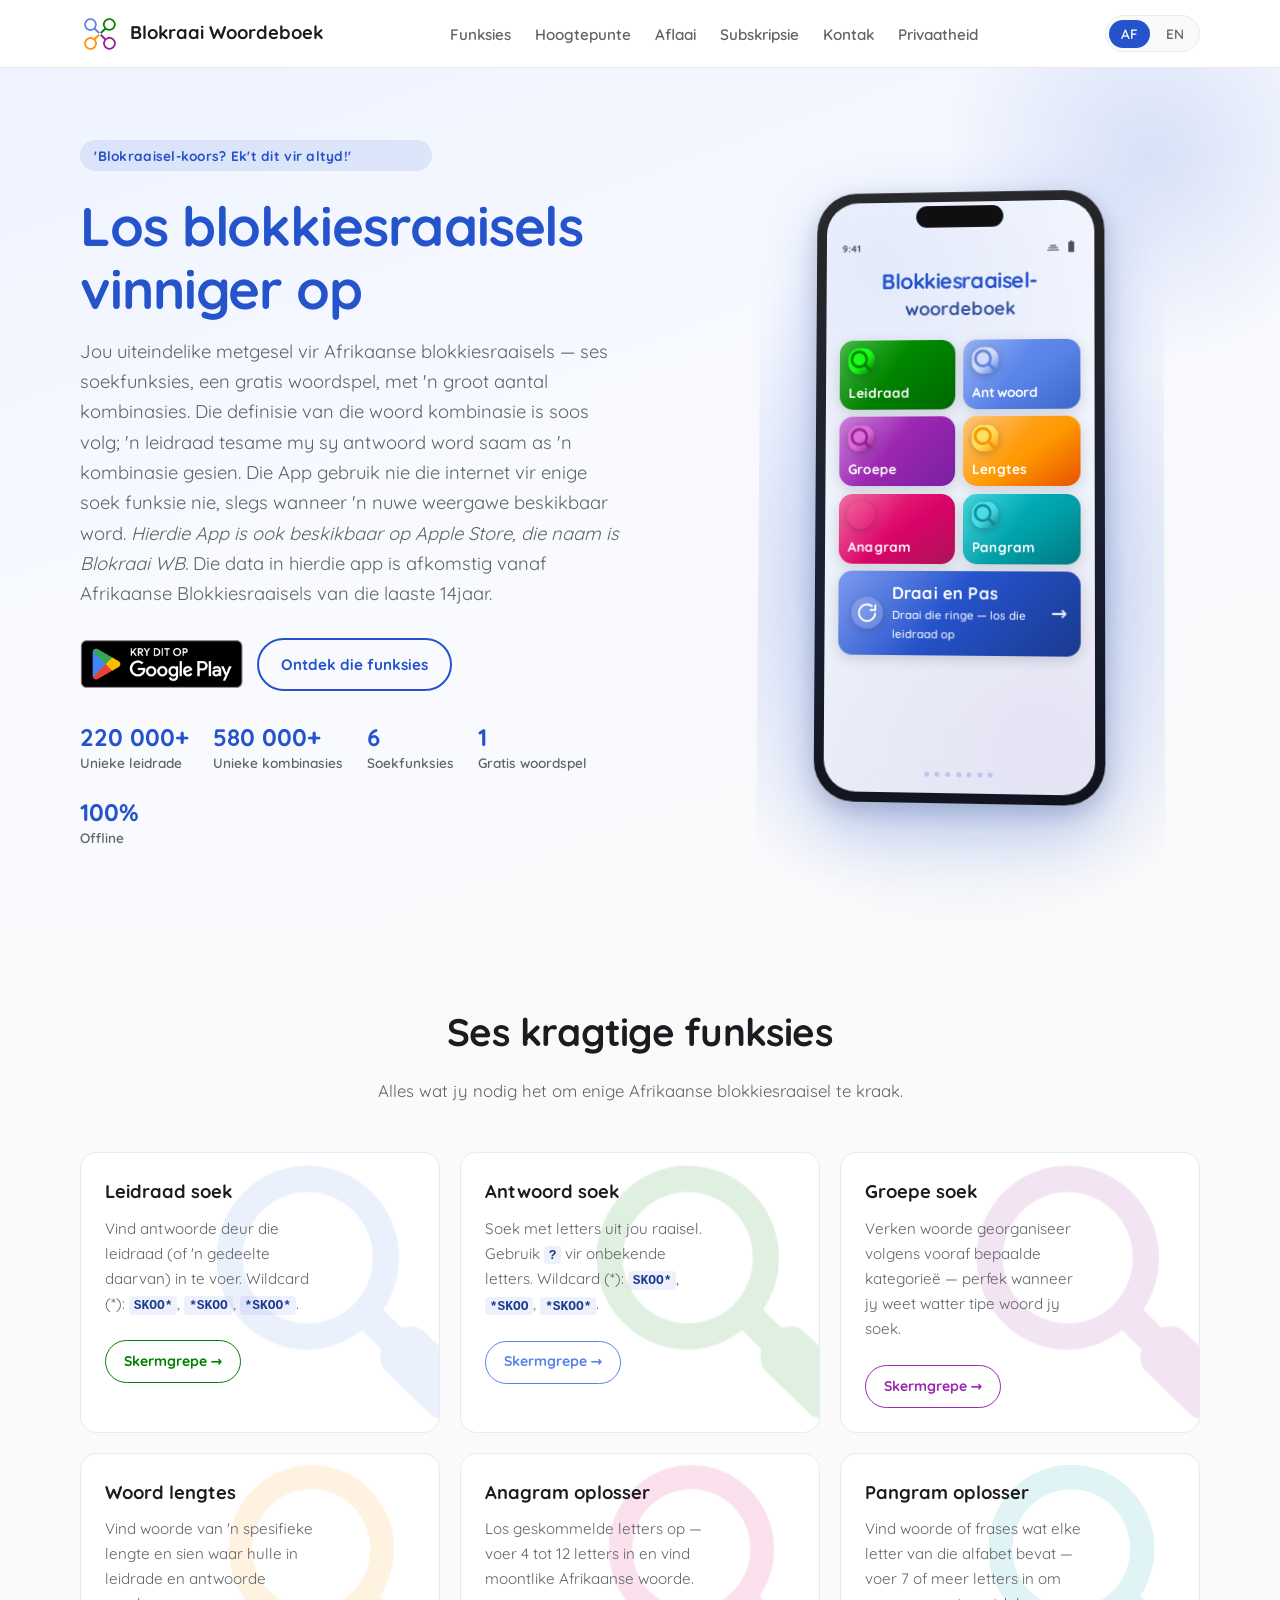
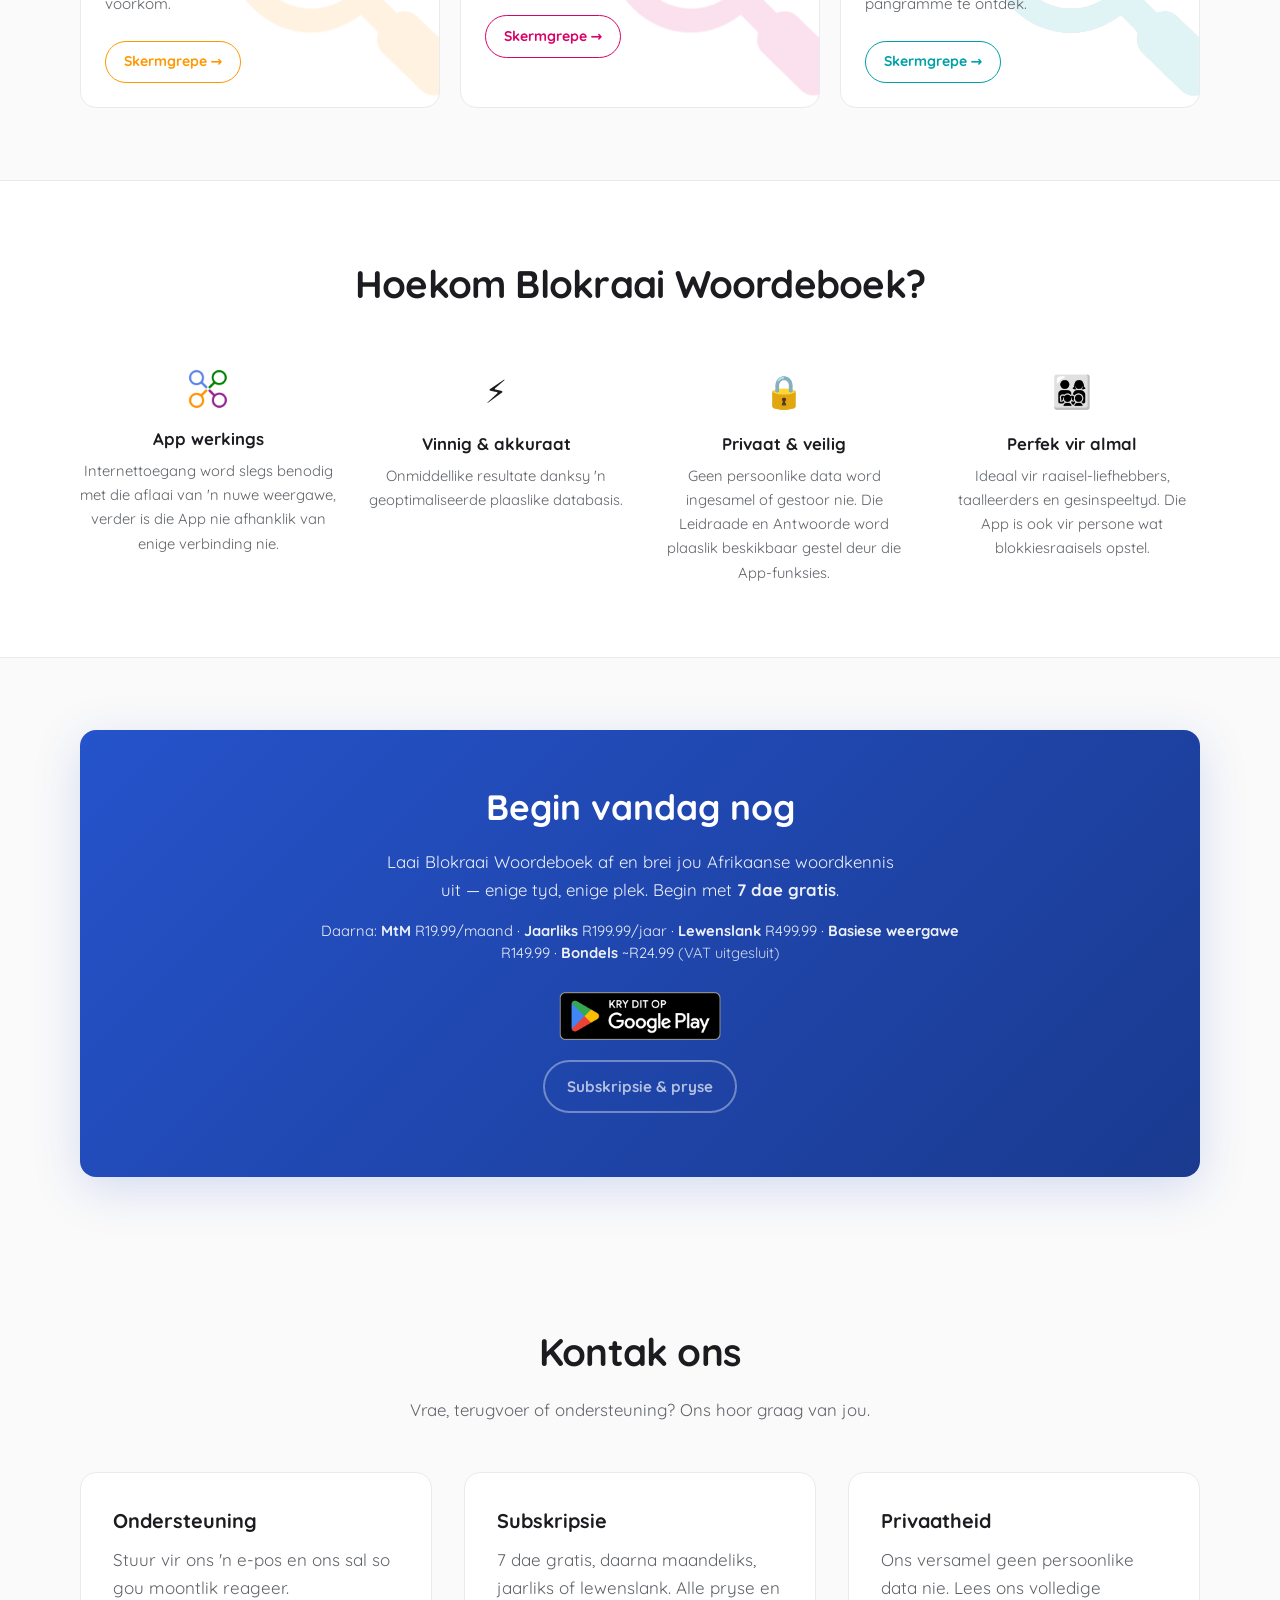
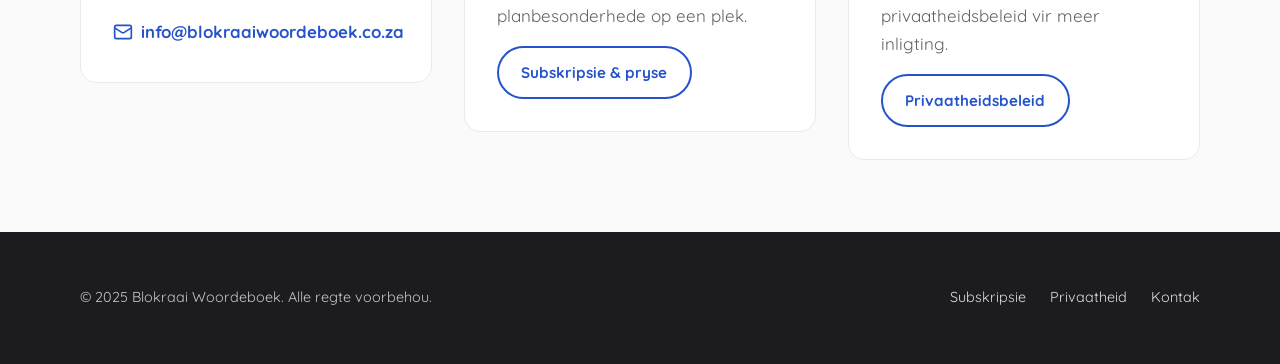
<file: index.html>
<!DOCTYPE html>
<html lang="af">
<head>
  <meta charset="UTF-8">
  <meta name="viewport" content="width=device-width, initial-scale=1.0">
  <meta name="description" content="Blokraai Woordeboek — jou uiteindelike metgesel vir Afrikaanse blokkiesraaisels. Meer as 50 000 woorde, werk volledig offline.">
  <meta name="keywords" content="Afrikaans, blokkiesraaisel, kruiswoordraaisel, woordeboek, anagram, woordspel">
  <meta name="author" content="Blokraai Woordeboek">
  <meta property="og:title" content="Blokraai Woordeboek">
  <meta property="og:description" content="Blokkiesraaisel woordeboek vir Afrikaanse kruiswoordraaisels — meer as 50 000 woorde, werk offline.">
  <meta property="og:type" content="website">
  <meta property="og:url" content="https://blokraaiwoordeboek.co.za/">
  <title>Blokraai Woordeboek — Afrikaanse Blokkiesraaisel Woordeboek</title>
  <link rel="preconnect" href="https://fonts.googleapis.com">
  <link rel="preconnect" href="https://fonts.gstatic.com" crossorigin>
  <link href="https://fonts.googleapis.com/css2?family=Quicksand:wght@400;600;700&display=swap" rel="stylesheet">
  <link rel="stylesheet" href="css/styles.css?v=7">
  <link rel="icon" href="data:image/svg+xml,<svg xmlns='http://www.w3.org/2000/svg' viewBox='0 0 100 100'><rect fill='%232553cb' rx='18' width='100' height='100'/><text x='50' y='68' font-size='52' font-weight='bold' fill='white' text-anchor='middle' font-family='sans-serif'>B</text></svg>">
</head>
<body>
  <header class="site-header">
    <div class="container header-inner">
      <a href="index.html" class="logo">
        <img src="assets/app-logo.png" alt="" class="logo-img" width="40" height="40" decoding="async">
        <span>Blokraai Woordeboek</span>
      </a>
      <button class="menu-toggle" aria-label="Menu">
        <svg width="24" height="24" viewBox="0 0 24 24" fill="none" stroke="currentColor" stroke-width="2">
          <path d="M3 12h18M3 6h18M3 18h18"/>
        </svg>
      </button>
      <nav>
        <ul class="nav-links">
          <li><a href="#features" class="lang-af">Funksies</a><a href="#features" class="lang-en">Features</a></li>
          <li><a href="#highlights" class="lang-af">Hoogtepunte</a><a href="#highlights" class="lang-en">Highlights</a></li>
          <li><a href="#download" class="lang-af">Aflaai</a><a href="#download" class="lang-en">Download</a></li>
          <li><a href="subscription.html" class="lang-af">Subskripsie</a><a href="subscription.html" class="lang-en">Subscription</a></li>
          <li><a href="#contact" class="lang-af">Kontak</a><a href="#contact" class="lang-en">Contact</a></li>
          <li><a href="privacy.html" class="lang-af">Privaatheid</a><a href="privacy.html" class="lang-en">Privacy</a></li>
        </ul>
      </nav>
      <div class="lang-toggle" role="group" aria-label="Language">
        <button type="button" data-lang="af" class="active">AF</button>
        <button type="button" data-lang="en">EN</button>
      </div>
    </div>
  </header>

  <main>
    <section class="hero">
      <div class="container hero-grid">
        <div class="hero-content">
          <div class="hero-badge hero-badge--rolling lang-af" aria-live="polite">
            <span class="hero-badge-roll">
              <span class="hero-badge-roll-track">
                <span>'Blokraaisel-koors? Ek't dit vir altyd!'</span>
                <span>'Ek's nie antisosiaal nie, ek's net midde-in 6-af!'</span>
                <span>'Letters, blokkies, brein op fire - dis my ding!'</span>
                <span>'5-letters vir 'geluk': K-O-F-F-I-E'</span>
                <span>'Ek't nie 'n probleem nie... ek't 'n potlood en 'n plan'</span>
                <span>'Elke leidraad 'n groove-ding - ek's 'n blokraaisel-ninja!'</span>
                <span aria-hidden="true">'Blokraaisel-koors? Ek't dit vir altyd!'</span>
              </span>
            </span>
          </div>
          <div class="hero-badge hero-badge--rolling lang-en" aria-live="polite">
            <span class="hero-badge-roll">
              <span class="hero-badge-roll-track">
                <span>'Crossword crazy? I've got it for life!'</span>
                <span>'I'm not antisocial — I'm just in the middle of 6-down!'</span>
                <span>'Letters, blocks, brain on fire — that's my thing!'</span>
                <span>'5-letter for 'luck': C-O-F-F-E-E'</span>
                <span>'I don't have a problem... I've got a pencil and a plan'</span>
                <span>'Every clue's a groove thing — I'm a crossword ninja!'</span>
                <span aria-hidden="true">'Crossword crazy? I've got it for life!'</span>
              </span>
            </span>
          </div>
          <h1>
            <span class="lang-af">Los <span>blokkiesraaisels</span> vinniger op</span>
            <span class="lang-en">Solve <span>crossword puzzles</span> faster</span>
          </h1>
          <p class="hero-lead lang-af">
            Jou uiteindelike metgesel vir Afrikaanse blokkiesraaisels — ses soekfunksies, een gratis woordspel, met 'n groot aantal kombinasies. Die definisie van die woord kombinasie is soos volg; 'n leidraad tesame my sy antwoord word saam as 'n kombinasie gesien. Die App gebruik nie die internet vir enige soek funksie nie, slegs wanneer 'n nuwe weergawe beskikbaar word. <em>Hierdie App is ook beskikbaar op Apple Store, die naam is Blokraai WB.</em> Die data in hierdie app is afkomstig vanaf Afrikaanse Blokkiesraaisels van die laaste 14jaar.
          </p>
          <p class="hero-lead lang-en">
            Your ultimate companion for Afrikaans crossword puzzles — six search tools, one free word game, and over 220,000 clues. Works fully offline. <em>This app is also available on the Apple App Store — search for Blokraai WB.</em> The data in this app comes from Afrikaans crossword puzzles over the last 14 years.
          </p>
          <div class="hero-actions">
            <div data-store-badges></div>
            <a href="#features" class="btn btn-outline">
              <span class="lang-af">Ontdek die funksies</span>
              <span class="lang-en">Explore features</span>
            </a>
          </div>
          <div class="hero-stats">
            <div class="stat">
              <span class="stat-value">220 000+</span>
              <span class="stat-label lang-af">Unieke leidrade</span>
              <span class="stat-label lang-en">Unique clues</span>
            </div>
            <div class="stat">
              <span class="stat-value">580 000+</span>
              <span class="stat-label lang-af">Unieke kombinasies</span>
              <span class="stat-label lang-en">Unique combinations</span>
            </div>
            <div class="stat">
              <span class="stat-value">6</span>
              <span class="stat-label lang-af">Soekfunksies</span>
              <span class="stat-label lang-en">Search tools</span>
            </div>
            <div class="stat">
              <span class="stat-value">1</span>
              <span class="stat-label lang-af">Gratis woordspel</span>
              <span class="stat-label lang-en">Free word game</span>
            </div>
            <div class="stat">
              <span class="stat-value">100%</span>
              <span class="stat-label lang-af">Offline</span>
              <span class="stat-label lang-en">Offline</span>
            </div>
          </div>
        </div>
        <div class="hero-visual">
          <div class="phone-mockup">
            <div class="phone-glow"></div>
            <div class="phone-notch"></div>
            <div class="phone-screen">
              <div class="phone-status-bar">
                <span>9:41</span>
                <span class="phone-status-icons">
                  <svg width="14" height="14" viewBox="0 0 24 24" fill="currentColor"><path d="M2 17h20v2H2zM4 13h16v2H4zM7 9h10v2H7z"/></svg>
                  <svg width="14" height="14" viewBox="0 0 24 24" fill="currentColor"><path d="M15.67 4H14V2h-4v2H8.33C7.6 4 7 4.6 7 5.33v15.33C7 21.4 7.6 22 8.33 22h7.33c.74 0 1.34-.6 1.34-1.33V5.33C17 4.6 16.4 4 15.67 4z"/></svg>
                </span>
              </div>

              <div class="phone-app-header">
                <p class="phone-title-main">Blokkiesraaisel-</p>
                <p class="phone-title-sub">woordeboek</p>
              </div>

              <div class="phone-features">
                <a href="features/leidraad.html" class="phone-feature clue phone-feature-link" style="--i: 0" aria-label="Leidraad soek">
                  <div class="phone-feature-shine"></div>
                  <span class="phone-feature-icon">
                    <img src="assets/leidraad/leidraad-overview.png" alt="" width="26" height="26" decoding="async">
                  </span>
                  <span class="phone-feature-label lang-af">Leidraad</span>
                  <span class="phone-feature-label lang-en">Clue</span>
                </a>

                <a href="features/antwoord.html" class="phone-feature answer phone-feature-link" style="--i: 1" aria-label="Antwoord soek">
                  <div class="phone-feature-shine"></div>
                  <span class="phone-feature-icon">
                    <img src="assets/antwoord/antwoord-overview.png" alt="" width="26" height="26" decoding="async">
                  </span>
                  <span class="phone-feature-label lang-af">Antwoord</span>
                  <span class="phone-feature-label lang-en">Answer</span>
                </a>

                <a href="features/groepe.html" class="phone-feature groups phone-feature-link" style="--i: 2" aria-label="Groepe soek">
                  <div class="phone-feature-shine"></div>
                  <span class="phone-feature-icon">
                    <img src="assets/groepe/groups-overview.png" alt="" width="26" height="26" decoding="async">
                  </span>
                  <span class="phone-feature-label lang-af">Groepe</span>
                  <span class="phone-feature-label lang-en">Groups</span>
                </a>

                <a href="features/lengtes.html" class="phone-feature lengths phone-feature-link" style="--i: 3" aria-label="Woord lengtes">
                  <div class="phone-feature-shine"></div>
                  <span class="phone-feature-icon">
                    <img src="assets/lengtes/lengths-logo.png" alt="" width="26" height="26" decoding="async">
                  </span>
                  <span class="phone-feature-label lang-af">Lengtes</span>
                  <span class="phone-feature-label lang-en">Lengths</span>
                </a>

                <a href="features/anagram.html" class="phone-feature anagram phone-feature-link" style="--i: 4" aria-label="Anagram">
                  <div class="phone-feature-shine"></div>
                  <span class="phone-feature-icon">
                    <img src="assets/anagram/anagram-overview.png" alt="" width="26" height="26" decoding="async">
                  </span>
                  <span class="phone-feature-label lang-af">Anagram</span>
                  <span class="phone-feature-label lang-en">Anagram</span>
                </a>

                <a href="features/pangram.html" class="phone-feature panagram phone-feature-link" style="--i: 5" aria-label="Pangram">
                  <div class="phone-feature-shine"></div>
                  <span class="phone-feature-icon">
                    <img src="assets/pangram/pangram-overview.png" alt="" width="26" height="26" decoding="async">
                  </span>
                  <span class="phone-feature-label lang-af">Pangram</span>
                  <span class="phone-feature-label lang-en">Pangram</span>
                </a>

                <div class="phone-feature twist featured" style="--i: 6">
                  <div class="phone-feature-shine"></div>
                  <span class="phone-feature-icon">
                    <svg viewBox="0 0 24 24" fill="none" stroke="currentColor" stroke-width="2"><path d="M21 12a9 9 0 1 1-3-6.7"/><path d="M21 3v6h-6"/></svg>
                  </span>
                  <div class="phone-feature-body">
                    <span class="phone-feature-label lang-af">Draai en Pas</span>
                    <span class="phone-feature-label lang-en">Twist &amp; Match</span>
                    <span class="phone-feature-desc lang-af">Draai die ringe — los die leidraad op</span>
                    <span class="phone-feature-desc lang-en">Spin the rings — solve the clue</span>
                  </div>
                  <span class="phone-feature-arrow">→</span>
                </div>
              </div>

              <div class="phone-carousel-dots" aria-hidden="true">
                <span></span>
                <span></span>
                <span></span>
                <span></span>
                <span></span>
                <span></span>
                <span></span>
              </div>
            </div>
          </div>
        </div>
      </div>
    </section>

    <section id="features">
      <div class="container">
        <div class="section-header">
          <h2 class="lang-af">Ses kragtige funksies</h2>
          <h2 class="lang-en">Six powerful features</h2>
          <p class="lang-af">Alles wat jy nodig het om enige Afrikaanse blokkiesraaisel te kraak.</p>
          <p class="lang-en">Everything you need to crack any Afrikaans crossword puzzle.</p>
        </div>
        <div class="features-grid">
          <article class="feature-card clue feature-card--vglass">
            <img class="feature-card-vglass" src="assets/leidraad/clue_vglass.png" alt="" aria-hidden="true" loading="lazy" decoding="async">
            <h3 class="lang-af">Leidraad soek</h3>
            <h3 class="lang-en">Clue search</h3>
            <p class="lang-af">Vind antwoorde deur die leidraad (of 'n gedeelte daarvan) in te voer. Wildcard (*): <code>SKOO*</code>, <code>*SKOO</code>, <code>*SKOO*</code>.</p>
            <p class="lang-en">Find answers by entering the clue (or part of it). Wildcard (*): <code>SKOO*</code>, <code>*SKOO</code>, <code>*SKOO*</code>.</p>
            <a href="features/leidraad.html" class="feature-card-link lang-af">Skermgrepe →</a>
            <a href="features/leidraad.html" class="feature-card-link lang-en">Screenshots →</a>
          </article>
          <article class="feature-card answer feature-card--vglass">
            <img class="feature-card-vglass" src="assets/antwoord/answer_vglass.png" alt="" aria-hidden="true" loading="lazy" decoding="async">
            <h3 class="lang-af">Antwoord soek</h3>
            <h3 class="lang-en">Answer search</h3>
            <p class="lang-af">Soek met letters uit jou raaisel. Gebruik <code>?</code> vir onbekende letters. Wildcard (*): <code>SKOO*</code>, <code>*SKOO</code>, <code>*SKOO*</code>.</p>
            <p class="lang-en">Search using letters from your puzzle. Use <code>?</code> for unknown letters. Wildcard (*): <code>SKOO*</code>, <code>*SKOO</code>, <code>*SKOO*</code>.</p>
            <a href="features/antwoord.html" class="feature-card-link lang-af">Skermgrepe →</a>
            <a href="features/antwoord.html" class="feature-card-link lang-en">Screenshots →</a>
          </article>
          <article class="feature-card groups feature-card--vglass">
            <img class="feature-card-vglass" src="assets/groepe/groups_vglass.png" alt="" aria-hidden="true" loading="lazy" decoding="async">
            <h3 class="lang-af">Groepe soek</h3>
            <h3 class="lang-en">Group search</h3>
            <p class="lang-af">Verken woorde georganiseer volgens vooraf bepaalde kategorieë — perfek wanneer jy weet watter tipe woord jy soek.</p>
            <p class="lang-en">Explore words organized by pre-defined categories — perfect when you know what type of word you're looking for.</p>
            <a href="features/groepe.html" class="feature-card-link lang-af">Skermgrepe →</a>
            <a href="features/groepe.html" class="feature-card-link lang-en">Screenshots →</a>
          </article>
          <article class="feature-card lengths feature-card--vglass">
            <img class="feature-card-vglass" src="assets/lengtes/length_vglass.png" alt="" aria-hidden="true" loading="lazy" decoding="async">
            <h3 class="lang-af">Woord lengtes</h3>
            <h3 class="lang-en">Word lengths</h3>
            <p class="lang-af">Vind woorde van 'n spesifieke lengte en sien waar hulle in leidrade en antwoorde voorkom.</p>
            <p class="lang-en">Find words of a specific length and see where they appear in clues and answers.</p>
            <a href="features/lengtes.html" class="feature-card-link lang-af">Skermgrepe →</a>
            <a href="features/lengtes.html" class="feature-card-link lang-en">Screenshots →</a>
          </article>
          <article class="feature-card anagram feature-card--vglass">
            <img class="feature-card-vglass" src="assets/anagram/anagram_vglass.png" alt="" aria-hidden="true" loading="lazy" decoding="async">
            <h3 class="lang-af">Anagram oplosser</h3>
            <h3 class="lang-en">Anagram solver</h3>
            <p class="lang-af">Los geskommelde letters op — voer 4 tot 12 letters in en vind moontlike Afrikaanse woorde.</p>
            <p class="lang-en">Solve scrambled letters — enter 4 to 12 letters and find possible Afrikaans words.</p>
            <a href="features/anagram.html" class="feature-card-link lang-af">Skermgrepe →</a>
            <a href="features/anagram.html" class="feature-card-link lang-en">Screenshots →</a>
          </article>
          <article class="feature-card panagram feature-card--vglass">
            <img class="feature-card-vglass" src="assets/pangram/pangramme_vglass.png" alt="" aria-hidden="true" loading="lazy" decoding="async">
            <h3 class="lang-af">Pangram oplosser</h3>
            <h3 class="lang-en">Pangram solver</h3>
            <p class="lang-af">Vind woorde of frases wat elke letter van die alfabet bevat — voer 7 of meer letters in om pangramme te ontdek.</p>
            <p class="lang-en">Find words or phrases containing every letter of the alphabet — enter 7 or more letters to discover pangrams.</p>
            <a href="features/pangram.html" class="feature-card-link lang-af">Skermgrepe →</a>
            <a href="features/pangram.html" class="feature-card-link lang-en">Screenshots →</a>
          </article>
        </div>
      </div>
    </section>

    <section id="highlights" class="highlights">
      <div class="container">
        <div class="section-header">
          <h2 class="lang-af">Hoekom Blokraai Woordeboek?</h2>
          <h2 class="lang-en">Why Blokraai Woordeboek?</h2>
        </div>
        <div class="highlights-grid">
          <div class="highlight-item">
            <div class="highlight-icon highlight-icon-logo" aria-hidden="true">
              <img src="assets/app-logo.png" alt="" width="48" height="48" decoding="async">
            </div>
            <h3 class="lang-af">App werkings</h3>
            <h3 class="lang-en">How the app works</h3>
            <p class="lang-af">Internettoegang word slegs benodig met die aflaai van 'n nuwe weergawe, verder is die App nie afhanklik van enige verbinding nie.</p>
            <p class="lang-en">Internet access is only needed when downloading a new version — otherwise the app does not depend on any connection.</p>
          </div>
          <div class="highlight-item">
            <div class="highlight-icon" aria-hidden="true">⚡</div>
            <h3 class="lang-af">Vinnig &amp; akkuraat</h3>
            <h3 class="lang-en">Fast &amp; accurate</h3>
            <p class="lang-af">Onmiddellike resultate danksy 'n geoptimaliseerde plaaslike databasis.</p>
            <p class="lang-en">Instant results thanks to an optimized local database.</p>
          </div>
          <div class="highlight-item">
            <div class="highlight-icon" aria-hidden="true">🔒</div>
            <h3 class="lang-af">Privaat &amp; veilig</h3>
            <h3 class="lang-en">Private &amp; secure</h3>
            <p class="lang-af">Geen persoonlike data word ingesamel of gestoor nie. Die Leidraade en Antwoorde word plaaslik beskikbaar gestel deur die App-funksies.</p>
            <p class="lang-en">No personal data is collected or stored. Clues and answers are made available locally through the app's features.</p>
          </div>
          <div class="highlight-item">
            <div class="highlight-icon" aria-hidden="true">👨‍👩‍👧‍👦</div>
            <h3 class="lang-af">Perfek vir almal</h3>
            <h3 class="lang-en">Perfect for everyone</h3>
            <p class="lang-af">Ideaal vir raaisel-liefhebbers, taalleerders en gesinspeeltyd. Die App is ook vir persone wat blokkiesraaisels opstel.</p>
            <p class="lang-en">Ideal for puzzle lovers, language learners, and family game time. The app is also for people who create crossword puzzles.</p>
          </div>
        </div>
      </div>
    </section>

    <section id="download">
      <div class="container">
        <div class="download">
          <h2 class="lang-af">Begin vandag nog</h2>
          <h2 class="lang-en">Get started today</h2>
          <p class="lang-af">Laai Blokraai Woordeboek af en brei jou Afrikaanse woordkennis uit — enige tyd, enige plek. Begin met <strong>7 dae gratis</strong>.</p>
          <p class="lang-en">Download Blokraai Woordeboek and expand your Afrikaans vocabulary — anytime, anywhere. Start with a <strong>7-day free trial</strong>.</p>
          <p class="download-options lang-af">Daarna: <strong>MtM</strong> R19.99/maand · <strong>Jaarliks</strong> R199.99/jaar · <strong>Lewenslank</strong> R499.99 · <strong>Basiese weergawe</strong> R149.99 · <strong>Bondels</strong> ~R24.99 <span class="download-vat">(VAT uitgesluit)</span></p>
          <p class="download-options lang-en">Then: <strong>Monthly</strong> R19.99/month · <strong>Yearly</strong> R199.99/year · <strong>Lifetime</strong> R499.99 · <strong>Basic</strong> R149.99 · <strong>Packs</strong> ~R24.99 <span class="download-vat">(excl. VAT)</span></p>
          <div data-store-badges></div>
          <p style="margin-top: 1.25rem;">
            <a href="subscription.html" class="btn btn-outline">
              <span class="lang-af">Subskripsie &amp; pryse</span>
              <span class="lang-en">Subscription &amp; pricing</span>
            </a>
          </p>
        </div>
      </div>
    </section>

    <section id="contact">
      <div class="container">
        <div class="section-header">
          <h2 class="lang-af">Kontak ons</h2>
          <h2 class="lang-en">Contact us</h2>
          <p class="lang-af">Vrae, terugvoer of ondersteuning? Ons hoor graag van jou.</p>
          <p class="lang-en">Questions, feedback, or support? We'd love to hear from you.</p>
        </div>
        <div class="contact-grid">
          <div class="contact-card">
            <h3 class="lang-af">Ondersteuning</h3>
            <h3 class="lang-en">Support</h3>
            <p class="lang-af">Stuur vir ons 'n e-pos en ons sal so gou moontlik reageer.</p>
            <p class="lang-en">Send us an email and we'll respond as soon as possible.</p>
            <a href="mailto:info@blokraaiwoordeboek.co.za" class="contact-email">
              <svg width="20" height="20" viewBox="0 0 24 24" fill="none" stroke="currentColor" stroke-width="2"><rect x="2" y="4" width="20" height="16" rx="2"/><path d="m22 7-8.97 5.7a1.94 1.94 0 0 1-2.06 0L2 7"/></svg>
              info@blokraaiwoordeboek.co.za
            </a>
          </div>
          <div class="contact-card">
            <h3 class="lang-af">Subskripsie</h3>
            <h3 class="lang-en">Subscription</h3>
            <p class="lang-af">7 dae gratis, daarna maandeliks, jaarliks of lewenslank. Alle pryse en planbesonderhede op een plek.</p>
            <p class="lang-en">7-day free trial, then monthly, yearly, or lifetime. All prices and plan details in one place.</p>
            <a href="subscription.html" class="btn btn-outline">
              <span class="lang-af">Subskripsie &amp; pryse</span>
              <span class="lang-en">Subscription &amp; pricing</span>
            </a>
          </div>
          <div class="contact-card">
            <h3 class="lang-af">Privaatheid</h3>
            <h3 class="lang-en">Privacy</h3>
            <p class="lang-af">Ons versamel geen persoonlike data nie. Lees ons volledige privaatheidsbeleid vir meer inligting.</p>
            <p class="lang-en">We collect no personal data. Read our full privacy policy for more information.</p>
            <a href="privacy.html" class="btn btn-outline">
              <span class="lang-af">Privaatheidsbeleid</span>
              <span class="lang-en">Privacy policy</span>
            </a>
          </div>
        </div>
      </div>
    </section>
  </main>

  <footer class="site-footer">
    <div class="container footer-inner">
      <p>&copy; 2025 Blokraai Woordeboek. <span class="lang-af">Alle regte voorbehou.</span><span class="lang-en">All rights reserved.</span></p>
      <ul class="footer-links">
        <li><a href="subscription.html" class="lang-af">Subskripsie</a><a href="subscription.html" class="lang-en">Subscription</a></li>
        <li><a href="privacy.html" class="lang-af">Privaatheid</a><a href="privacy.html" class="lang-en">Privacy</a></li>
        <li><a href="mailto:info@blokraaiwoordeboek.co.za" class="lang-af">Kontak</a><a href="mailto:info@blokraaiwoordeboek.co.za" class="lang-en">Contact</a></li>
      </ul>
    </div>
  </footer>

  <template id="store-badges-template">
    <div class="store-badges">
      <a class="store-badge-btn" data-store="googlePlay" target="_blank" rel="noopener noreferrer" aria-label="Kry dit op Google Play">
        <img
          class="store-badge-img"
          src="assets/GetItOnGooglePlay_Badge_Web_color_Afrikaans.png"
          alt="Kry dit op Google Play"
          height="48"
          decoding="async"
        >
      </a>
    </div>
  </template>

  <script src="js/store-links.js"></script>
  <script src="js/main.js"></script>
</body>
</html>
</file>
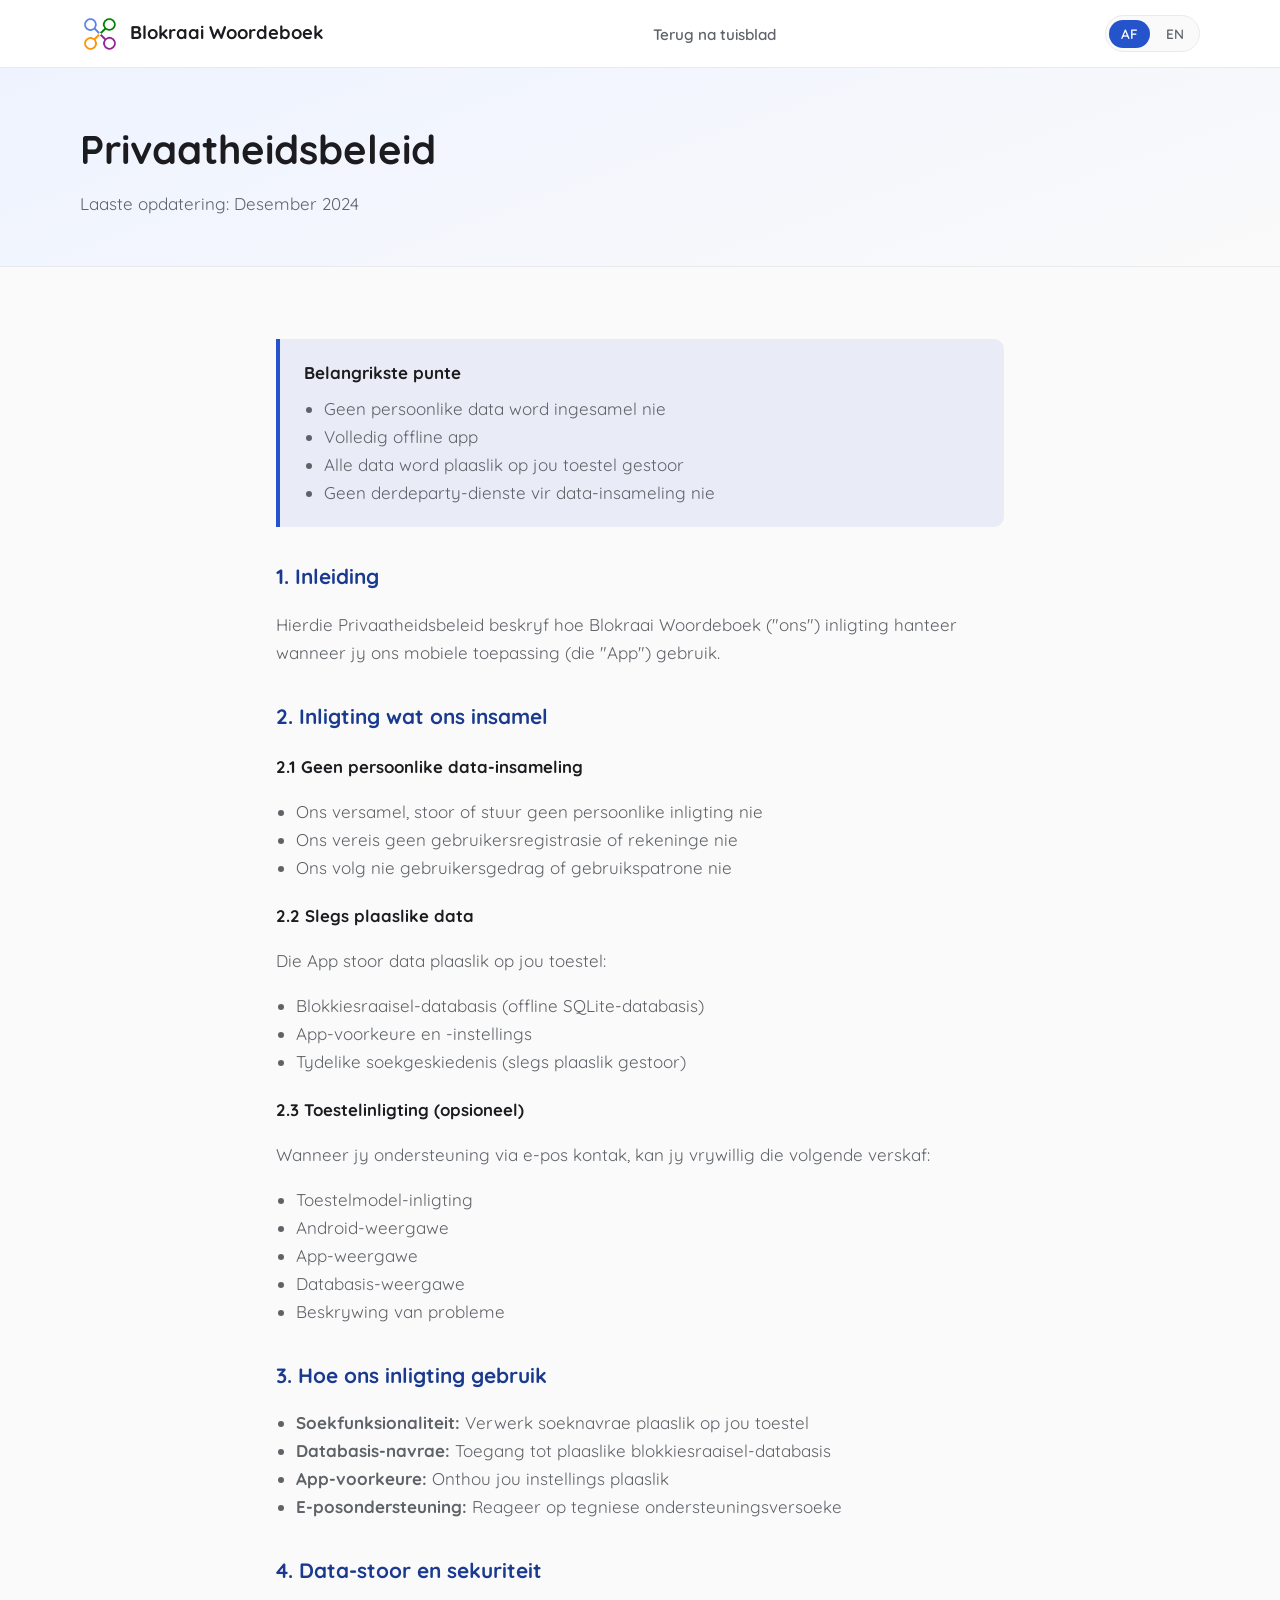
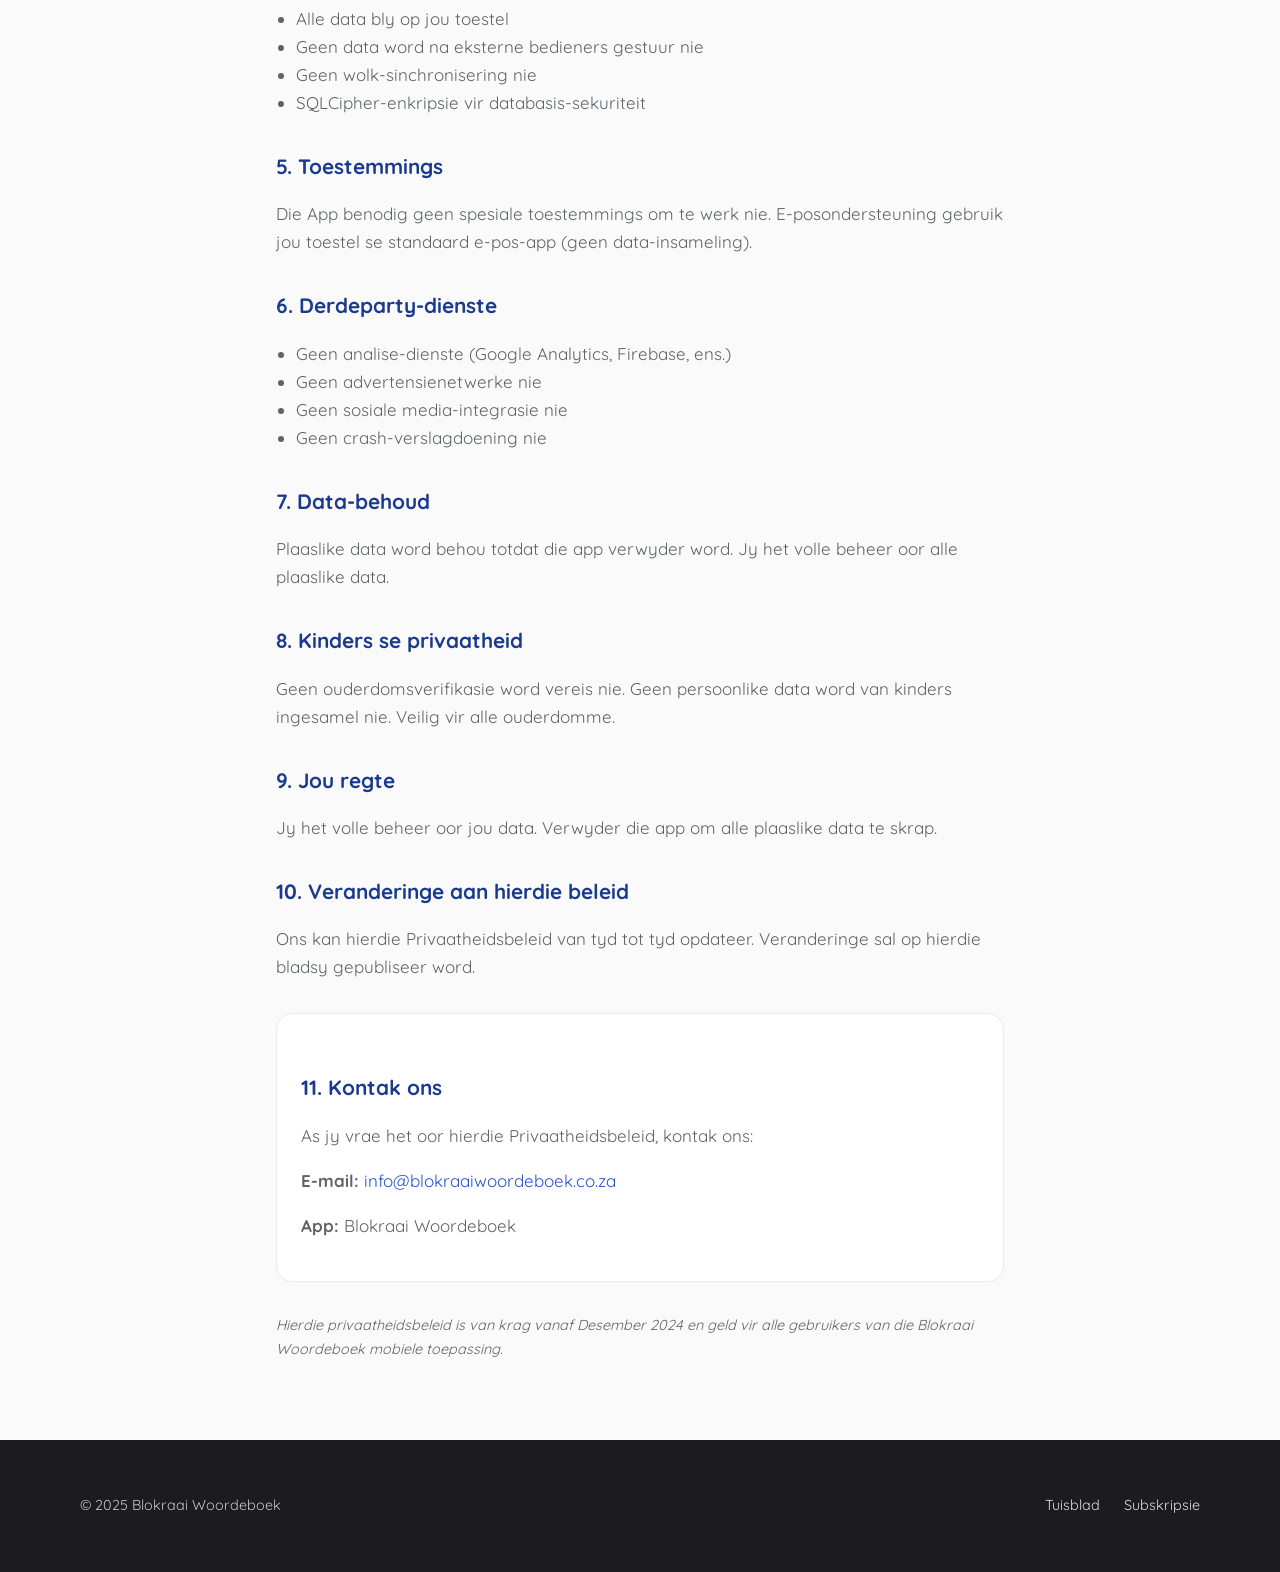
<file: privacy.html>
<!DOCTYPE html>
<html lang="af">
<head>
  <meta charset="UTF-8">
  <meta name="viewport" content="width=device-width, initial-scale=1.0">
  <meta name="description" content="Privacy Policy for Blokraai Woordeboek — no personal data collection, fully offline.">
  <title>Privacy Policy — Blokraai Woordeboek</title>
  <link rel="preconnect" href="https://fonts.googleapis.com">
  <link rel="preconnect" href="https://fonts.gstatic.com" crossorigin>
  <link href="https://fonts.googleapis.com/css2?family=Quicksand:wght@400;600;700&display=swap" rel="stylesheet">
  <link rel="stylesheet" href="css/styles.css?v=2">
  <link rel="icon" href="data:image/svg+xml,<svg xmlns='http://www.w3.org/2000/svg' viewBox='0 0 100 100'><rect fill='%232553cb' rx='18' width='100' height='100'/><text x='50' y='68' font-size='52' font-weight='bold' fill='white' text-anchor='middle' font-family='sans-serif'>B</text></svg>">
</head>
<body>
  <header class="site-header">
    <div class="container header-inner">
      <a href="index.html" class="logo">
        <img src="assets/app-logo.png" alt="" class="logo-img" width="40" height="40" decoding="async">
        <span>Blokraai Woordeboek</span>
      </a>
      <nav>
        <ul class="nav-links">
          <li><a href="index.html" class="lang-af">Terug na tuisblad</a><a href="index.html" class="lang-en">Back to home</a></li>
        </ul>
      </nav>
      <div class="lang-toggle" role="group" aria-label="Language">
        <button type="button" data-lang="af" class="active">AF</button>
        <button type="button" data-lang="en">EN</button>
      </div>
    </div>
  </header>

  <div class="page-hero">
    <div class="container">
      <h1 class="lang-af">Privaatheidsbeleid</h1>
      <h1 class="lang-en">Privacy Policy</h1>
      <p class="lang-af">Laaste opdatering: Desember 2024</p>
      <p class="lang-en">Last updated: December 2024</p>
    </div>
  </div>

  <article class="legal-content">
    <div class="highlight-box">
      <strong class="lang-af">Belangrikste punte</strong>
      <strong class="lang-en">Key points</strong>
      <ul>
        <li class="lang-af">Geen persoonlike data word ingesamel nie</li>
        <li class="lang-en">No personal data is collected</li>
        <li class="lang-af">Volledig offline app</li>
        <li class="lang-en">Fully offline app</li>
        <li class="lang-af">Alle data word plaaslik op jou toestel gestoor</li>
        <li class="lang-en">All data is stored locally on your device</li>
        <li class="lang-af">Geen derdeparty-dienste vir data-insameling nie</li>
        <li class="lang-en">No third-party data collection services</li>
      </ul>
    </div>

    <h2 class="lang-af">1. Inleiding</h2>
    <h2 class="lang-en">1. Introduction</h2>
    <p class="lang-af">Hierdie Privaatheidsbeleid beskryf hoe Blokraai Woordeboek ("ons") inligting hanteer wanneer jy ons mobiele toepassing (die "App") gebruik.</p>
    <p class="lang-en">This Privacy Policy describes how Blokraai Woordeboek ("we," "our," or "us") handles information when you use our mobile application (the "App").</p>

    <h2 class="lang-af">2. Inligting wat ons insamel</h2>
    <h2 class="lang-en">2. Information We Collect</h2>

    <h3 class="lang-af">2.1 Geen persoonlike data-insameling</h3>
    <h3 class="lang-en">2.1 No Personal Data Collection</h3>
    <ul>
      <li class="lang-af">Ons versamel, stoor of stuur geen persoonlike inligting nie</li>
      <li class="lang-en">We do not collect, store, or transmit any personal information</li>
      <li class="lang-af">Ons vereis geen gebruikersregistrasie of rekeninge nie</li>
      <li class="lang-en">We do not require user registration or accounts</li>
      <li class="lang-af">Ons volg nie gebruikersgedrag of gebruikspatrone nie</li>
      <li class="lang-en">We do not track user behavior or usage patterns</li>
    </ul>

    <h3 class="lang-af">2.2 Slegs plaaslike data</h3>
    <h3 class="lang-en">2.2 Local Data Only</h3>
    <p class="lang-af">Die App stoor data plaaslik op jou toestel:</p>
    <p class="lang-en">The App stores data locally on your device:</p>
    <ul>
      <li class="lang-af">Blokkiesraaisel-databasis (offline SQLite-databasis)</li>
      <li class="lang-en">Crossword puzzle database (offline SQLite database)</li>
      <li class="lang-af">App-voorkeure en -instellings</li>
      <li class="lang-en">App preferences and settings</li>
      <li class="lang-af">Tydelike soekgeskiedenis (slegs plaaslik gestoor)</li>
      <li class="lang-en">Temporary search history (stored locally only)</li>
    </ul>

    <h3 class="lang-af">2.3 Toestelinligting (opsioneel)</h3>
    <h3 class="lang-en">2.3 Device Information (Optional)</h3>
    <p class="lang-af">Wanneer jy ondersteuning via e-pos kontak, kan jy vrywillig die volgende verskaf:</p>
    <p class="lang-en">When you contact support via email, you may voluntarily provide:</p>
    <ul>
      <li class="lang-af">Toestelmodel-inligting</li>
      <li class="lang-en">Device model information</li>
      <li class="lang-af">Android-weergawe</li>
      <li class="lang-en">Android version</li>
      <li class="lang-af">App-weergawe</li>
      <li class="lang-en">App version</li>
      <li class="lang-af">Databasis-weergawe</li>
      <li class="lang-en">Database version</li>
      <li class="lang-af">Beskrywing van probleme</li>
      <li class="lang-en">Description of issues</li>
    </ul>

    <h2 class="lang-af">3. Hoe ons inligting gebruik</h2>
    <h2 class="lang-en">3. How We Use Information</h2>
    <ul>
      <li class="lang-af"><strong>Soekfunksionaliteit:</strong> Verwerk soeknavrae plaaslik op jou toestel</li>
      <li class="lang-en"><strong>Search functionality:</strong> Process search queries locally on your device</li>
      <li class="lang-af"><strong>Databasis-navrae:</strong> Toegang tot plaaslike blokkiesraaisel-databasis</li>
      <li class="lang-en"><strong>Database queries:</strong> Access local crossword puzzle database</li>
      <li class="lang-af"><strong>App-voorkeure:</strong> Onthou jou instellings plaaslik</li>
      <li class="lang-en"><strong>App preferences:</strong> Remember your settings locally</li>
      <li class="lang-af"><strong>E-posondersteuning:</strong> Reageer op tegniese ondersteuningsversoeke</li>
      <li class="lang-en"><strong>Email support:</strong> Respond to technical support requests</li>
    </ul>

    <h2 class="lang-af">4. Data-stoor en sekuriteit</h2>
    <h2 class="lang-en">4. Data Storage and Security</h2>
    <ul>
      <li class="lang-af">Alle data bly op jou toestel</li>
      <li class="lang-en">All data remains on your device</li>
      <li class="lang-af">Geen data word na eksterne bedieners gestuur nie</li>
      <li class="lang-en">No data is transmitted to external servers</li>
      <li class="lang-af">Geen wolk-sinchronisering nie</li>
      <li class="lang-en">No cloud synchronization</li>
      <li class="lang-af">SQLCipher-enkripsie vir databasis-sekuriteit</li>
      <li class="lang-en">SQLCipher encryption for database security</li>
    </ul>

    <h2 class="lang-af">5. Toestemmings</h2>
    <h2 class="lang-en">5. Permissions</h2>
    <p class="lang-af">Die App benodig geen spesiale toestemmings om te werk nie. E-posondersteuning gebruik jou toestel se standaard e-pos-app (geen data-insameling).</p>
    <p class="lang-en">The App requires no special permissions to operate. Email support uses your device's default email app (no data collection).</p>

    <h2 class="lang-af">6. Derdeparty-dienste</h2>
    <h2 class="lang-en">6. Third-Party Services</h2>
    <ul>
      <li class="lang-af">Geen analise-dienste (Google Analytics, Firebase, ens.)</li>
      <li class="lang-en">No analytics services (Google Analytics, Firebase, etc.)</li>
      <li class="lang-af">Geen advertensienetwerke nie</li>
      <li class="lang-en">No advertising networks</li>
      <li class="lang-af">Geen sosiale media-integrasie nie</li>
      <li class="lang-en">No social media integration</li>
      <li class="lang-af">Geen crash-verslagdoening nie</li>
      <li class="lang-en">No crash reporting services</li>
    </ul>

    <h2 class="lang-af">7. Data-behoud</h2>
    <h2 class="lang-en">7. Data Retention</h2>
    <p class="lang-af">Plaaslike data word behou totdat die app verwyder word. Jy het volle beheer oor alle plaaslike data.</p>
    <p class="lang-en">Local data is retained until app uninstallation. You have complete control over all local data.</p>

    <h2 class="lang-af">8. Kinders se privaatheid</h2>
    <h2 class="lang-en">8. Children's Privacy</h2>
    <p class="lang-af">Geen ouderdomsverifikasie word vereis nie. Geen persoonlike data word van kinders ingesamel nie. Veilig vir alle ouderdomme.</p>
    <p class="lang-en">No age verification is required. No personal data is collected from children. Safe for all ages.</p>

    <h2 class="lang-af">9. Jou regte</h2>
    <h2 class="lang-en">9. Your Rights</h2>
    <p class="lang-af">Jy het volle beheer oor jou data. Verwyder die app om alle plaaslike data te skrap.</p>
    <p class="lang-en">You have complete control over your data. Uninstall the app to delete all local data.</p>

    <h2 class="lang-af">10. Veranderinge aan hierdie beleid</h2>
    <h2 class="lang-en">10. Changes to This Policy</h2>
    <p class="lang-af">Ons kan hierdie Privaatheidsbeleid van tyd tot tyd opdateer. Veranderinge sal op hierdie bladsy gepubliseer word.</p>
    <p class="lang-en">We may update this Privacy Policy from time to time. Changes will be posted on this page.</p>

    <div class="contact-box">
      <h2 class="lang-af">11. Kontak ons</h2>
      <h2 class="lang-en">11. Contact Us</h2>
      <p class="lang-af">As jy vrae het oor hierdie Privaatheidsbeleid, kontak ons:</p>
      <p class="lang-en">If you have questions about this Privacy Policy, contact us:</p>
      <p><strong>E-mail:</strong> <a href="mailto:info@blokraaiwoordeboek.co.za">info@blokraaiwoordeboek.co.za</a></p>
      <p><strong class="lang-af">App:</strong><strong class="lang-en">App:</strong> Blokraai Woordeboek</p>
    </div>

    <p style="margin-top: 2rem; color: var(--text-secondary); font-size: 0.9rem;">
      <em class="lang-af">Hierdie privaatheidsbeleid is van krag vanaf Desember 2024 en geld vir alle gebruikers van die Blokraai Woordeboek mobiele toepassing.</em>
      <em class="lang-en">This privacy policy is effective as of December 2024 and applies to all users of the Blokraai Woordeboek mobile application.</em>
    </p>
  </article>

  <footer class="site-footer">
    <div class="container footer-inner">
      <p>&copy; 2025 Blokraai Woordeboek</p>
      <ul class="footer-links">
        <li><a href="index.html" class="lang-af">Tuisblad</a><a href="index.html" class="lang-en">Home</a></li>
        <li><a href="subscription.html" class="lang-af">Subskripsie</a><a href="subscription.html" class="lang-en">Subscription</a></li>
      </ul>
    </div>
  </footer>

  <script src="js/main.js"></script>
</body>
</html>
</file>
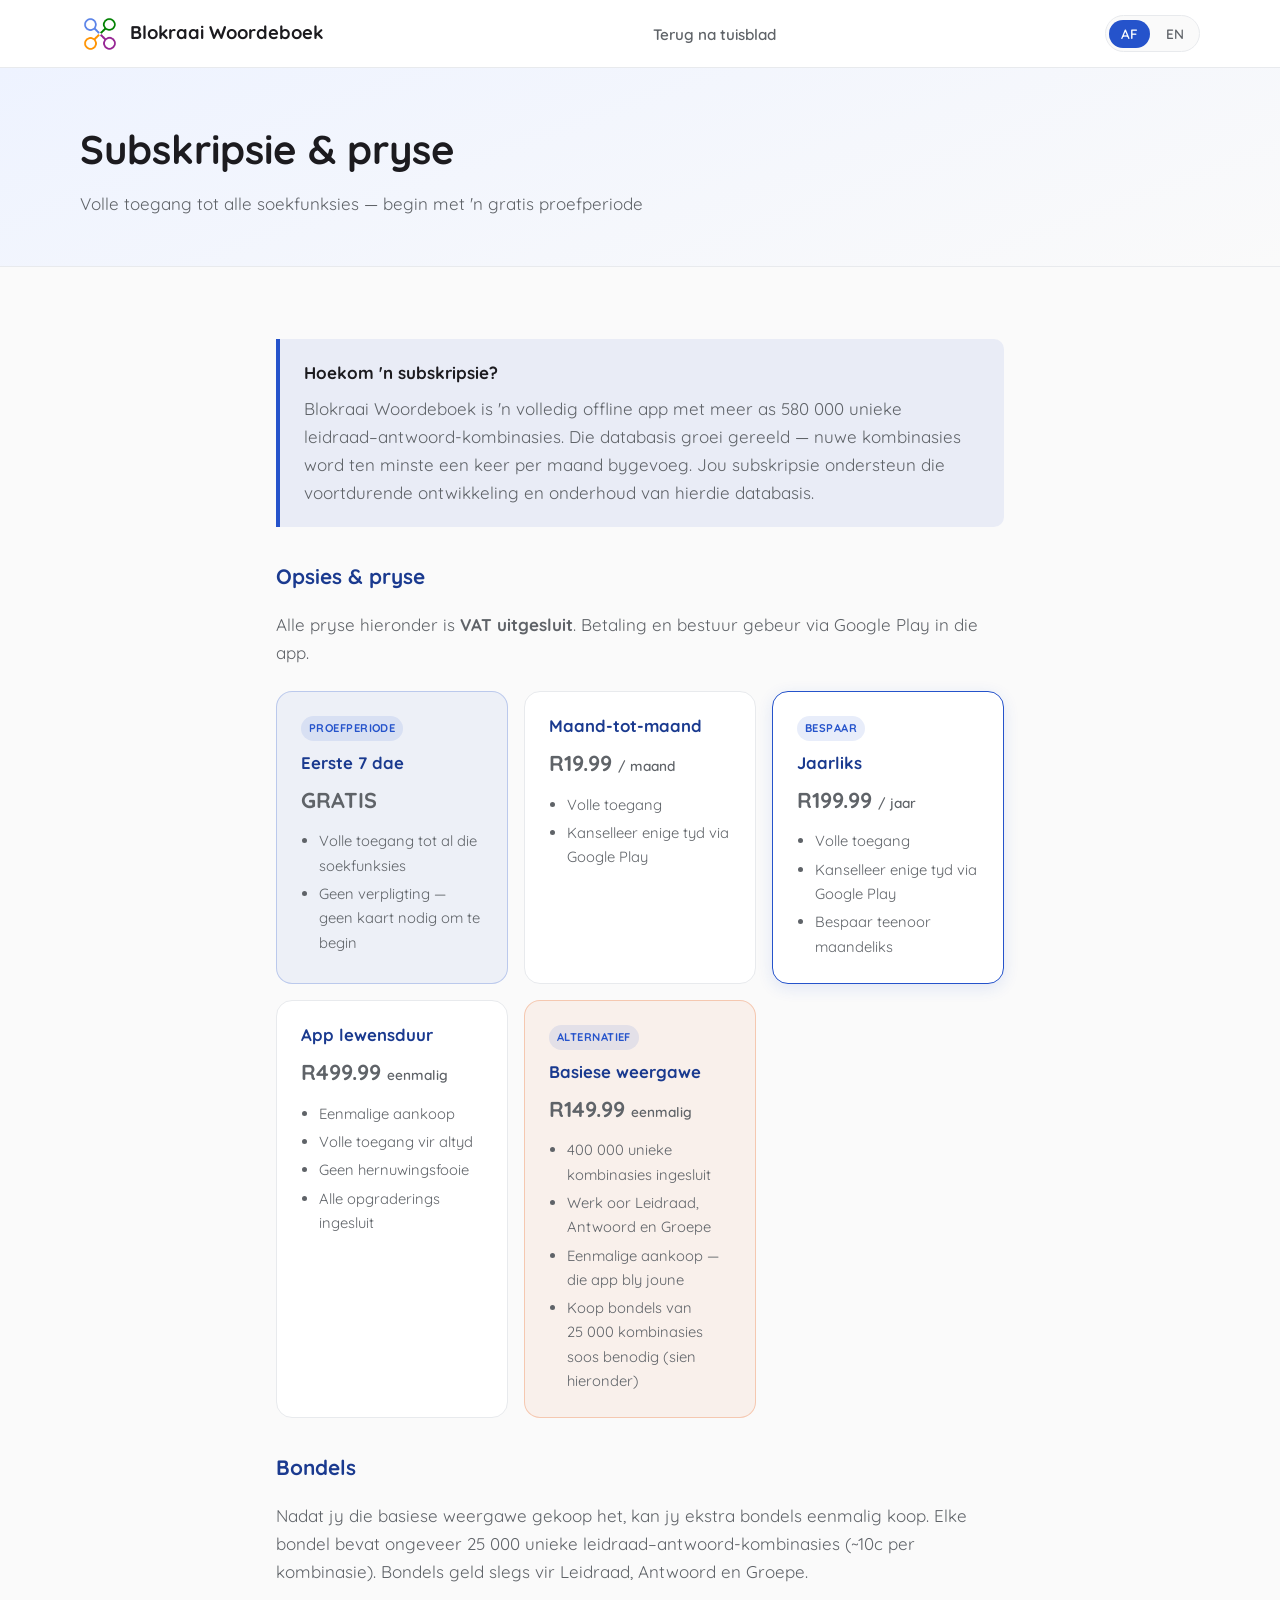
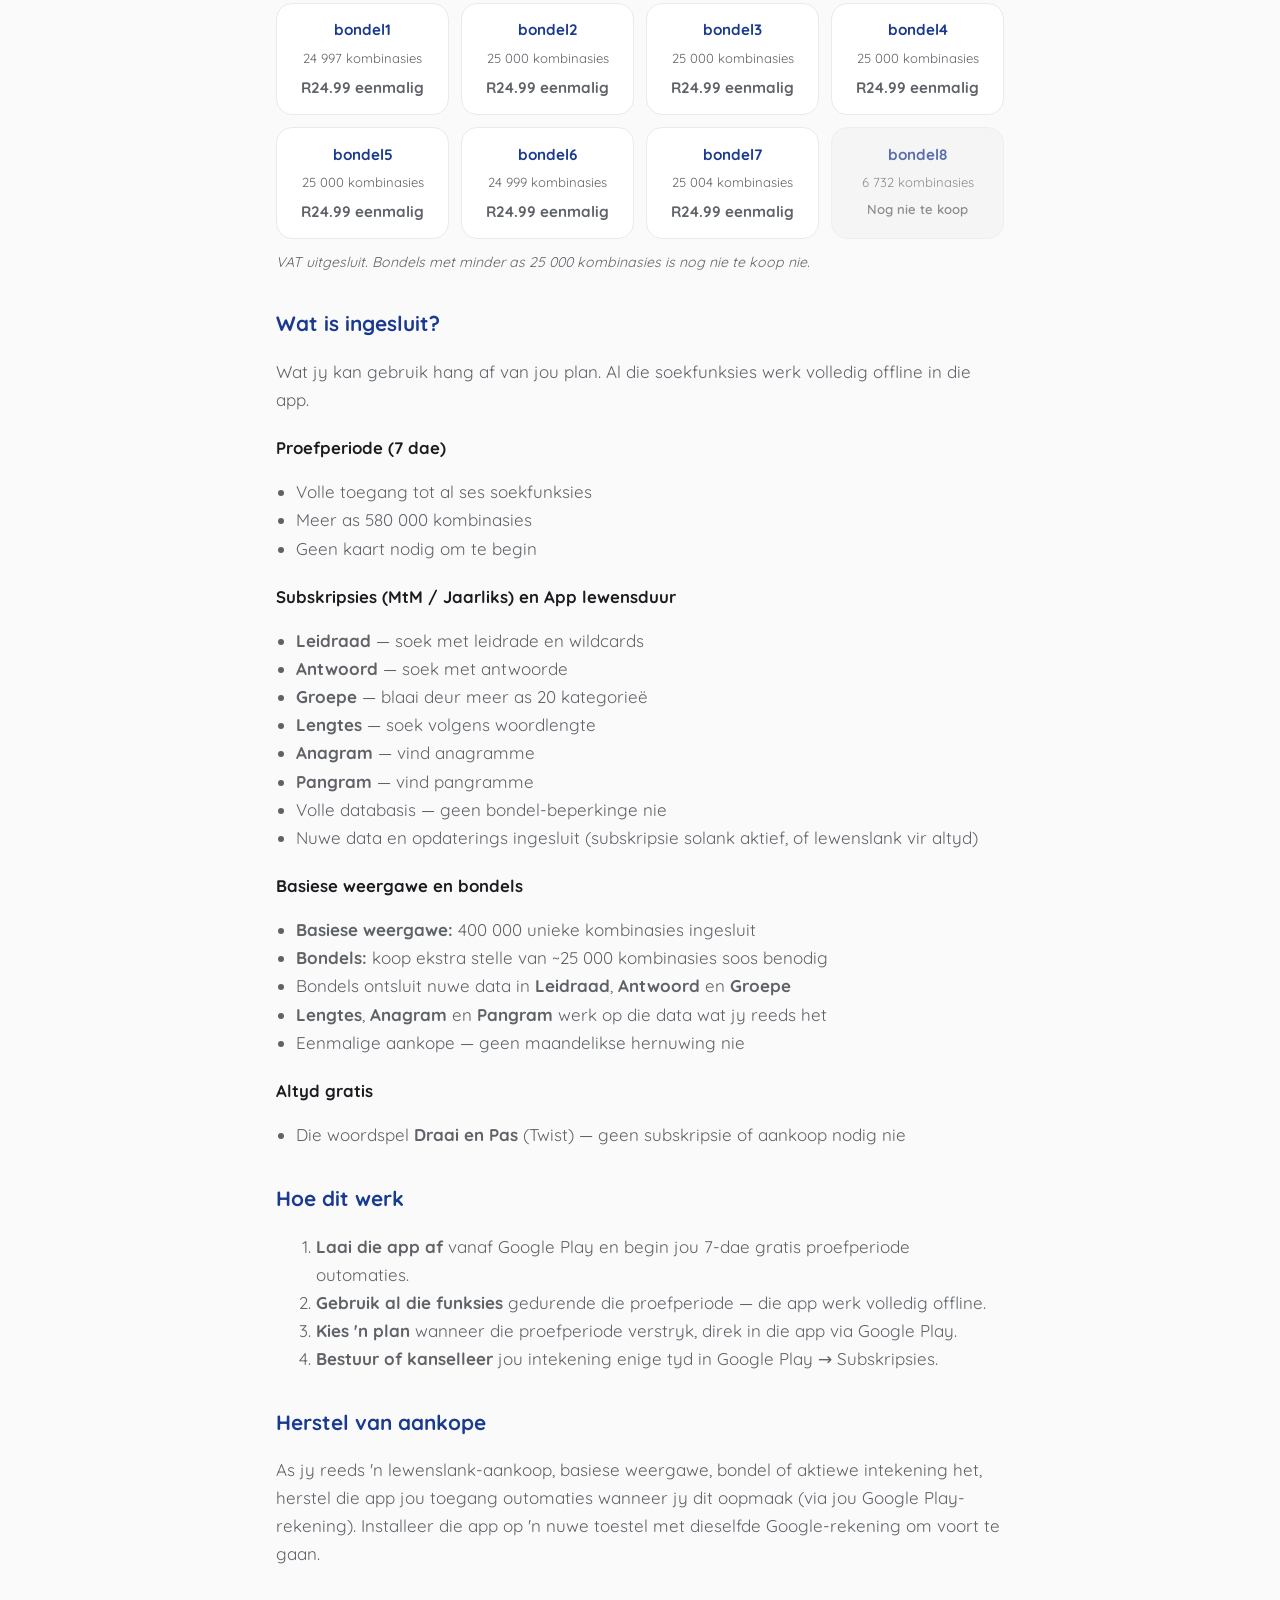
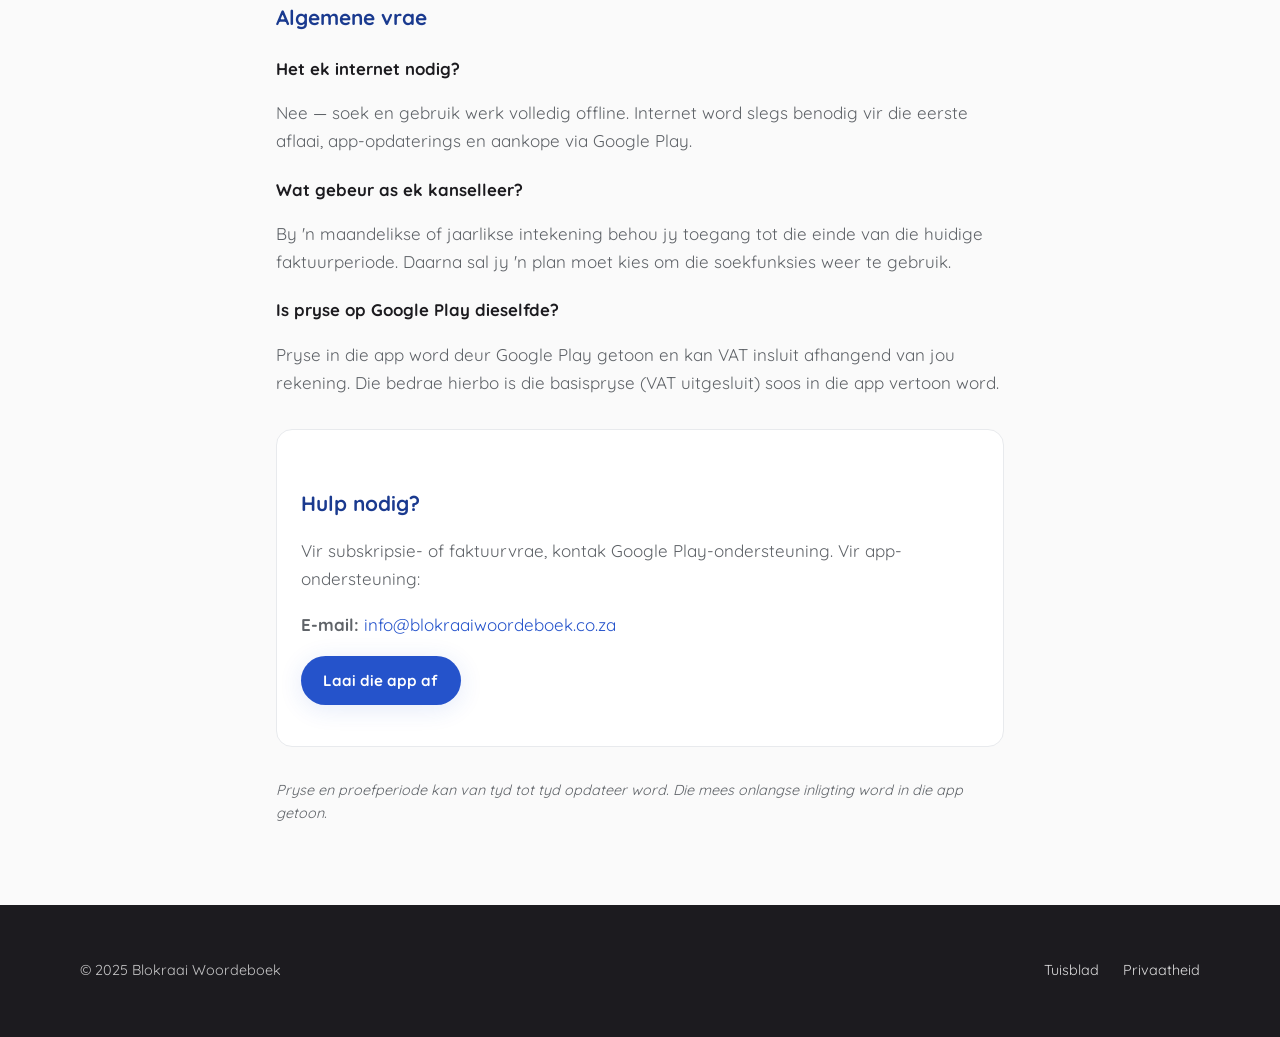
<file: subscription.html>
<!DOCTYPE html>
<html lang="af">
<head>
  <meta charset="UTF-8">
  <meta name="viewport" content="width=device-width, initial-scale=1.0">
  <meta name="description" content="Subskripsie en pryse vir Blokraai Woordeboek — 7 dae gratis proef, subskripsies, basiese weergawe en bondels.">
  <title>Subskripsie — Blokraai Woordeboek</title>
  <link rel="preconnect" href="https://fonts.googleapis.com">
  <link rel="preconnect" href="https://fonts.gstatic.com" crossorigin>
  <link href="https://fonts.googleapis.com/css2?family=Quicksand:wght@400;600;700&display=swap" rel="stylesheet">
  <link rel="stylesheet" href="css/styles.css?v=5">
  <link rel="icon" href="data:image/svg+xml,<svg xmlns='http://www.w3.org/2000/svg' viewBox='0 0 100 100'><rect fill='%232553cb' rx='18' width='100' height='100'/><text x='50' y='68' font-size='52' font-weight='bold' fill='white' text-anchor='middle' font-family='sans-serif'>B</text></svg>">
</head>
<body>
  <header class="site-header">
    <div class="container header-inner">
      <a href="index.html" class="logo">
        <img src="assets/app-logo.png" alt="" class="logo-img" width="40" height="40" decoding="async">
        <span>Blokraai Woordeboek</span>
      </a>
      <nav>
        <ul class="nav-links">
          <li><a href="index.html" class="lang-af">Terug na tuisblad</a><a href="index.html" class="lang-en">Back to home</a></li>
        </ul>
      </nav>
      <div class="lang-toggle" role="group" aria-label="Language">
        <button type="button" data-lang="af" class="active">AF</button>
        <button type="button" data-lang="en">EN</button>
      </div>
    </div>
  </header>

  <div class="page-hero">
    <div class="container">
      <h1 class="lang-af">Subskripsie &amp; pryse</h1>
      <h1 class="lang-en">Subscription &amp; pricing</h1>
      <p class="lang-af">Volle toegang tot alle soekfunksies — begin met 'n gratis proefperiode</p>
      <p class="lang-en">Full access to all search features — start with a free trial</p>
    </div>
  </div>

  <article class="legal-content">
    <div class="highlight-box">
      <strong class="lang-af">Hoekom 'n subskripsie?</strong>
      <strong class="lang-en">Why a subscription?</strong>
      <p class="lang-af" style="margin: 0.5rem 0 0;">Blokraai Woordeboek is 'n volledig offline app met meer as 580&nbsp;000 unieke leidraad–antwoord-kombinasies. Die databasis groei gereeld — nuwe kombinasies word ten minste een keer per maand bygevoeg. Jou subskripsie ondersteun die voortdurende ontwikkeling en onderhoud van hierdie databasis.</p>
      <p class="lang-en" style="margin: 0.5rem 0 0;">Blokraai Woordeboek is a fully offline app with over 580,000 unique clue–answer combinations. The database grows regularly — new combinations are added at least once a month. Your subscription supports the ongoing development and maintenance of this database.</p>
    </div>

    <h2 class="lang-af">Opsies &amp; pryse</h2>
    <h2 class="lang-en">Plans &amp; pricing</h2>
    <p class="lang-af">Alle pryse hieronder is <strong>VAT uitgesluit</strong>. Betaling en bestuur gebeur via Google Play in die app.</p>
    <p class="lang-en">All prices below are <strong>excluding VAT</strong>. Payment and management are handled via Google Play in the app.</p>

    <div class="subscription-plans">
      <div class="subscription-plan subscription-plan--trial">
        <span class="plan-badge lang-af">Proefperiode</span>
        <span class="plan-badge lang-en">Free trial</span>
        <h3 class="lang-af">Eerste 7 dae</h3>
        <h3 class="lang-en">First 7 days</h3>
        <p class="plan-price"><span class="lang-af">GRATIS</span><span class="lang-en">FREE</span></p>
        <ul>
          <li class="lang-af">Volle toegang tot al die soekfunksies</li>
          <li class="lang-en">Full access to all search features</li>
          <li class="lang-af">Geen verpligting — geen kaart nodig om te begin</li>
          <li class="lang-en">No obligation — no card required to start</li>
        </ul>
      </div>

      <div class="subscription-plan">
        <h3 class="lang-af">Maand-tot-maand</h3>
        <h3 class="lang-en">Monthly</h3>
        <p class="plan-price">R19.99 <span class="plan-period lang-af">/ maand</span><span class="plan-period lang-en">/ month</span></p>
        <ul>
          <li class="lang-af">Volle toegang</li>
          <li class="lang-en">Full access</li>
          <li class="lang-af">Kanselleer enige tyd via Google Play</li>
          <li class="lang-en">Cancel anytime via Google Play</li>
        </ul>
      </div>

      <div class="subscription-plan subscription-plan--featured">
        <span class="plan-badge lang-af">Bespaar</span>
        <span class="plan-badge lang-en">Save</span>
        <h3 class="lang-af">Jaarliks</h3>
        <h3 class="lang-en">Yearly</h3>
        <p class="plan-price">R199.99 <span class="plan-period lang-af">/ jaar</span><span class="plan-period lang-en">/ year</span></p>
        <ul>
          <li class="lang-af">Volle toegang</li>
          <li class="lang-en">Full access</li>
          <li class="lang-af">Kanselleer enige tyd via Google Play</li>
          <li class="lang-en">Cancel anytime via Google Play</li>
          <li class="lang-af">Bespaar teenoor maandeliks</li>
          <li class="lang-en">Save compared to monthly</li>
        </ul>
      </div>

      <div class="subscription-plan">
        <h3 class="lang-af">App lewensduur</h3>
        <h3 class="lang-en">Lifetime</h3>
        <p class="plan-price">R499.99 <span class="plan-period lang-af">eenmalig</span><span class="plan-period lang-en">one-time</span></p>
        <ul>
          <li class="lang-af">Eenmalige aankoop</li>
          <li class="lang-en">One-time purchase</li>
          <li class="lang-af">Volle toegang vir altyd</li>
          <li class="lang-en">Full access forever</li>
          <li class="lang-af">Geen hernuwingsfooie</li>
          <li class="lang-en">No renewal fees</li>
          <li class="lang-af">Alle opgraderings ingesluit</li>
          <li class="lang-en">All updates included</li>
        </ul>
      </div>

      <div class="subscription-plan subscription-plan--basic">
        <span class="plan-badge lang-af">Alternatief</span>
        <span class="plan-badge lang-en">Alternative</span>
        <h3 class="lang-af">Basiese weergawe</h3>
        <h3 class="lang-en">Basic version</h3>
        <p class="plan-price">R149.99 <span class="plan-period lang-af">eenmalig</span><span class="plan-period lang-en">one-time</span></p>
        <ul>
          <li class="lang-af">400&nbsp;000 unieke kombinasies ingesluit</li>
          <li class="lang-en">400,000 unique combinations included</li>
          <li class="lang-af">Werk oor Leidraad, Antwoord en Groepe</li>
          <li class="lang-en">Works across Clue, Answer and Groups</li>
          <li class="lang-af">Eenmalige aankoop — die app bly joune</li>
          <li class="lang-en">One-time purchase — the app stays yours</li>
          <li class="lang-af">Koop bondels van 25&nbsp;000 kombinasies soos benodig (sien hieronder)</li>
          <li class="lang-en">Buy 25,000-combination packs as needed (see below)</li>
        </ul>
      </div>
    </div>

    <h2 class="lang-af">Bondels</h2>
    <h2 class="lang-en">Packs (bondels)</h2>
    <p class="lang-af">Nadat jy die basiese weergawe gekoop het, kan jy ekstra bondels eenmalig koop. Elke bondel bevat ongeveer 25&nbsp;000 unieke leidraad–antwoord-kombinasies (~10c per kombinasie). Bondels geld slegs vir Leidraad, Antwoord en Groepe.</p>
    <p class="lang-en">After purchasing the basic version, you can buy additional packs as one-time purchases. Each pack contains roughly 25,000 unique clue–answer combinations (~10c per combination). Packs apply to Clue, Answer and Groups only.</p>

    <div class="bondels-grid">
      <div class="bondel-item">
        <h4>bondel1</h4>
        <p class="bondel-count">24&nbsp;997 <span class="lang-af">kombinasies</span><span class="lang-en">combinations</span></p>
        <p class="bondel-price">R24.99 <span class="lang-af">eenmalig</span><span class="lang-en">one-time</span></p>
      </div>
      <div class="bondel-item">
        <h4>bondel2</h4>
        <p class="bondel-count">25&nbsp;000 <span class="lang-af">kombinasies</span><span class="lang-en">combinations</span></p>
        <p class="bondel-price">R24.99 <span class="lang-af">eenmalig</span><span class="lang-en">one-time</span></p>
      </div>
      <div class="bondel-item">
        <h4>bondel3</h4>
        <p class="bondel-count">25&nbsp;000 <span class="lang-af">kombinasies</span><span class="lang-en">combinations</span></p>
        <p class="bondel-price">R24.99 <span class="lang-af">eenmalig</span><span class="lang-en">one-time</span></p>
      </div>
      <div class="bondel-item">
        <h4>bondel4</h4>
        <p class="bondel-count">25&nbsp;000 <span class="lang-af">kombinasies</span><span class="lang-en">combinations</span></p>
        <p class="bondel-price">R24.99 <span class="lang-af">eenmalig</span><span class="lang-en">one-time</span></p>
      </div>
      <div class="bondel-item">
        <h4>bondel5</h4>
        <p class="bondel-count">25&nbsp;000 <span class="lang-af">kombinasies</span><span class="lang-en">combinations</span></p>
        <p class="bondel-price">R24.99 <span class="lang-af">eenmalig</span><span class="lang-en">one-time</span></p>
      </div>
      <div class="bondel-item">
        <h4>bondel6</h4>
        <p class="bondel-count">24&nbsp;999 <span class="lang-af">kombinasies</span><span class="lang-en">combinations</span></p>
        <p class="bondel-price">R24.99 <span class="lang-af">eenmalig</span><span class="lang-en">one-time</span></p>
      </div>
      <div class="bondel-item">
        <h4>bondel7</h4>
        <p class="bondel-count">25&nbsp;004 <span class="lang-af">kombinasies</span><span class="lang-en">combinations</span></p>
        <p class="bondel-price">R24.99 <span class="lang-af">eenmalig</span><span class="lang-en">one-time</span></p>
      </div>
      <div class="bondel-item bondel-item--unavailable">
        <h4>bondel8</h4>
        <p class="bondel-count">6&nbsp;732 <span class="lang-af">kombinasies</span><span class="lang-en">combinations</span></p>
        <p class="bondel-status lang-af">Nog nie te koop</p>
        <p class="bondel-status lang-en">Not yet available</p>
      </div>
    </div>

    <p class="pricing-footnote lang-af"><em>VAT uitgesluit. Bondels met minder as 25&nbsp;000 kombinasies is nog nie te koop nie.</em></p>
    <p class="pricing-footnote lang-en"><em>Excluding VAT. Packs with fewer than 25,000 combinations are not yet available for purchase.</em></p>

    <h2 class="lang-af">Wat is ingesluit?</h2>
    <h2 class="lang-en">What's included?</h2>
    <p class="lang-af">Wat jy kan gebruik hang af van jou plan. Al die soekfunksies werk volledig offline in die app.</p>
    <p class="lang-en">What you can use depends on your plan. All search features work fully offline in the app.</p>

    <h3 class="lang-af">Proefperiode (7 dae)</h3>
    <h3 class="lang-en">Free trial (7 days)</h3>
    <ul>
      <li class="lang-af">Volle toegang tot al ses soekfunksies</li>
      <li class="lang-en">Full access to all six search features</li>
      <li class="lang-af">Meer as 580&nbsp;000 kombinasies</li>
      <li class="lang-en">Over 580,000 combinations</li>
      <li class="lang-af">Geen kaart nodig om te begin</li>
      <li class="lang-en">No card required to start</li>
    </ul>

    <h3 class="lang-af">Subskripsies (MtM / Jaarliks) en App lewensduur</h3>
    <h3 class="lang-en">Subscriptions (monthly / yearly) and lifetime</h3>
    <ul>
      <li class="lang-af"><strong>Leidraad</strong> — soek met leidrade en wildcards</li>
      <li class="lang-en"><strong>Clue</strong> — search by clues and wildcards</li>
      <li class="lang-af"><strong>Antwoord</strong> — soek met antwoorde</li>
      <li class="lang-en"><strong>Answer</strong> — search by answers</li>
      <li class="lang-af"><strong>Groepe</strong> — blaai deur meer as 20 kategorieë</li>
      <li class="lang-en"><strong>Groups</strong> — browse 20+ word categories</li>
      <li class="lang-af"><strong>Lengtes</strong> — soek volgens woordlengte</li>
      <li class="lang-en"><strong>Lengths</strong> — search by word length</li>
      <li class="lang-af"><strong>Anagram</strong> — vind anagramme</li>
      <li class="lang-en"><strong>Anagram</strong> — find anagrams</li>
      <li class="lang-af"><strong>Pangram</strong> — vind pangramme</li>
      <li class="lang-en"><strong>Pangram</strong> — find pangrams</li>
      <li class="lang-af">Volle databasis — geen bondel-beperkinge nie</li>
      <li class="lang-en">Full database — no pack restrictions</li>
      <li class="lang-af">Nuwe data en opdaterings ingesluit (subskripsie solank aktief, of lewenslank vir altyd)</li>
      <li class="lang-en">New data and updates included (while subscription is active, or forever with lifetime)</li>
    </ul>

    <h3 class="lang-af">Basiese weergawe en bondels</h3>
    <h3 class="lang-en">Basic version and packs</h3>
    <ul>
      <li class="lang-af"><strong>Basiese weergawe:</strong> 400&nbsp;000 unieke kombinasies ingesluit</li>
      <li class="lang-en"><strong>Basic version:</strong> 400,000 unique combinations included</li>
      <li class="lang-af"><strong>Bondels:</strong> koop ekstra stelle van ~25&nbsp;000 kombinasies soos benodig</li>
      <li class="lang-en"><strong>Packs:</strong> buy extra sets of ~25,000 combinations as needed</li>
      <li class="lang-af">Bondels ontsluit nuwe data in <strong>Leidraad</strong>, <strong>Antwoord</strong> en <strong>Groepe</strong></li>
      <li class="lang-en">Packs unlock new data in <strong>Clue</strong>, <strong>Answer</strong> and <strong>Groups</strong></li>
      <li class="lang-af"><strong>Lengtes</strong>, <strong>Anagram</strong> en <strong>Pangram</strong> werk op die data wat jy reeds het</li>
      <li class="lang-en"><strong>Lengths</strong>, <strong>Anagram</strong> and <strong>Pangram</strong> work on the data you already have</li>
      <li class="lang-af">Eenmalige aankope — geen maandelikse hernuwing nie</li>
      <li class="lang-en">One-time purchases — no monthly renewal</li>
    </ul>

    <h3 class="lang-af">Altyd gratis</h3>
    <h3 class="lang-en">Always free</h3>
    <ul>
      <li class="lang-af">Die woordspel <strong>Draai en Pas</strong> (Twist) — geen subskripsie of aankoop nodig nie</li>
      <li class="lang-en">The word game <strong>Draai en Pas</strong> (Twist) — no subscription or purchase required</li>
    </ul>

    <h2 class="lang-af">Hoe dit werk</h2>
    <h2 class="lang-en">How it works</h2>
    <ol>
      <li class="lang-af"><strong>Laai die app af</strong> vanaf Google Play en begin jou 7-dae gratis proefperiode outomaties.</li>
      <li class="lang-en"><strong>Download the app</strong> from Google Play and your 7-day free trial starts automatically.</li>
      <li class="lang-af"><strong>Gebruik al die funksies</strong> gedurende die proefperiode — die app werk volledig offline.</li>
      <li class="lang-en"><strong>Use all features</strong> during the trial — the app works fully offline.</li>
      <li class="lang-af"><strong>Kies 'n plan</strong> wanneer die proefperiode verstryk, direk in die app via Google Play.</li>
      <li class="lang-en"><strong>Choose a plan</strong> when the trial expires, directly in the app via Google Play.</li>
      <li class="lang-af"><strong>Bestuur of kanselleer</strong> jou intekening enige tyd in Google Play → Subskripsies.</li>
      <li class="lang-en"><strong>Manage or cancel</strong> your subscription anytime in Google Play → Subscriptions.</li>
    </ol>

    <h2 class="lang-af">Herstel van aankope</h2>
    <h2 class="lang-en">Restoring purchases</h2>
    <p class="lang-af">As jy reeds 'n lewenslank-aankoop, basiese weergawe, bondel of aktiewe intekening het, herstel die app jou toegang outomaties wanneer jy dit oopmaak (via jou Google Play-rekening). Installeer die app op 'n nuwe toestel met dieselfde Google-rekening om voort te gaan.</p>
    <p class="lang-en">If you already have a lifetime purchase, basic version, pack or active subscription, the app restores your access automatically when you open it (via your Google Play account). Install the app on a new device with the same Google account to continue.</p>

    <h2 class="lang-af">Algemene vrae</h2>
    <h2 class="lang-en">Frequently asked questions</h2>

    <h3 class="lang-af">Het ek internet nodig?</h3>
    <h3 class="lang-en">Do I need internet?</h3>
    <p class="lang-af">Nee — soek en gebruik werk volledig offline. Internet word slegs benodig vir die eerste aflaai, app-opdaterings en aankope via Google Play.</p>
    <p class="lang-en">No — searching and usage work fully offline. Internet is only needed for the initial download, app updates, and purchases via Google Play.</p>

    <h3 class="lang-af">Wat gebeur as ek kanselleer?</h3>
    <h3 class="lang-en">What happens if I cancel?</h3>
    <p class="lang-af">By 'n maandelikse of jaarlikse intekening behou jy toegang tot die einde van die huidige faktuurperiode. Daarna sal jy 'n plan moet kies om die soekfunksies weer te gebruik.</p>
    <p class="lang-en">With a monthly or yearly subscription you keep access until the end of the current billing period. After that you will need to choose a plan to use the search features again.</p>

    <h3 class="lang-af">Is pryse op Google Play dieselfde?</h3>
    <h3 class="lang-en">Are prices on Google Play the same?</h3>
    <p class="lang-af">Pryse in die app word deur Google Play getoon en kan VAT insluit afhangend van jou rekening. Die bedrae hierbo is die basispryse (VAT uitgesluit) soos in die app vertoon word.</p>
    <p class="lang-en">Prices in the app are shown by Google Play and may include VAT depending on your account. The amounts above are the base prices (excluding VAT) as displayed in the app.</p>

    <div class="contact-box">
      <h2 class="lang-af">Hulp nodig?</h2>
      <h2 class="lang-en">Need help?</h2>
      <p class="lang-af">Vir subskripsie- of faktuurvrae, kontak Google Play-ondersteuning. Vir app-ondersteuning:</p>
      <p class="lang-en">For subscription or billing questions, contact Google Play support. For app support:</p>
      <p><strong>E-mail:</strong> <a href="mailto:info@blokraaiwoordeboek.co.za">info@blokraaiwoordeboek.co.za</a></p>
      <p style="margin-top: 1rem;">
        <a href="index.html#download" class="btn btn-primary lang-af">Laai die app af</a>
        <a href="index.html#download" class="btn btn-primary lang-en">Download the app</a>
      </p>
    </div>

    <p style="margin-top: 2rem; color: var(--text-secondary); font-size: 0.9rem;">
      <em class="lang-af">Pryse en proefperiode kan van tyd tot tyd opdateer word. Die mees onlangse inligting word in die app getoon.</em>
      <em class="lang-en">Prices and trial period may be updated from time to time. The most current information is shown in the app.</em>
    </p>
  </article>

  <footer class="site-footer">
    <div class="container footer-inner">
      <p>&copy; 2025 Blokraai Woordeboek</p>
      <ul class="footer-links">
        <li><a href="index.html" class="lang-af">Tuisblad</a><a href="index.html" class="lang-en">Home</a></li>
        <li><a href="privacy.html" class="lang-af">Privaatheid</a><a href="privacy.html" class="lang-en">Privacy</a></li>
      </ul>
    </div>
  </footer>

  <script src="js/main.js"></script>
</body>
</html>
</file>
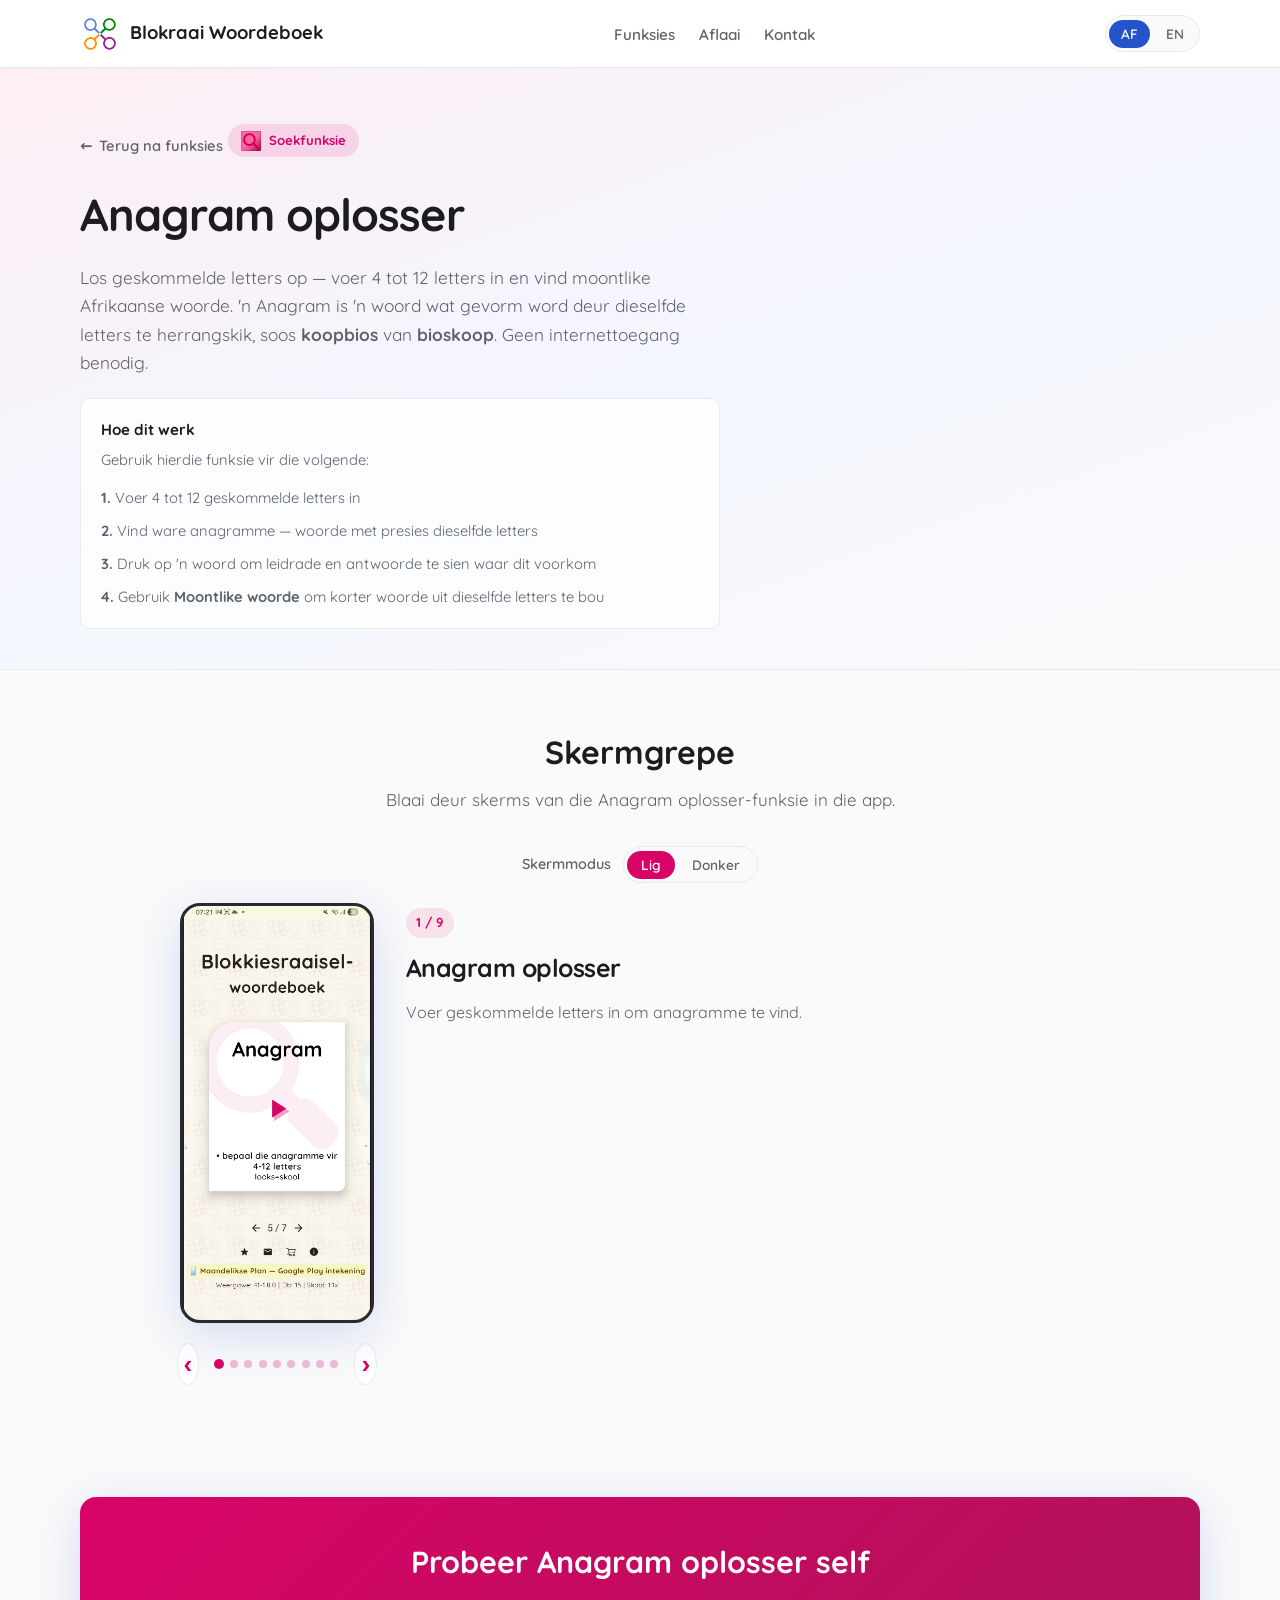
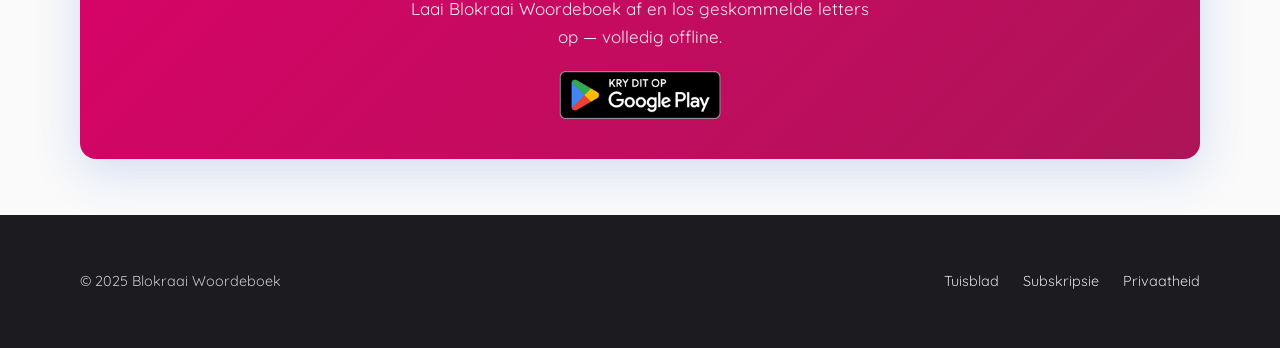
<file: features/anagram.html>
<!DOCTYPE html>
<html lang="af">
<head>
  <meta charset="UTF-8">
  <meta name="viewport" content="width=device-width, initial-scale=1.0">
  <meta name="description" content="Anagram oplosser — los geskommelde letters op en vind moontlike Afrikaanse woorde in Blokraai Woordeboek.">
  <title>Anagram oplosser — Blokraai Woordeboek</title>
  <link rel="preconnect" href="https://fonts.googleapis.com">
  <link rel="preconnect" href="https://fonts.gstatic.com" crossorigin>
  <link href="https://fonts.googleapis.com/css2?family=Quicksand:wght@400;600;700&display=swap" rel="stylesheet">
  <link rel="stylesheet" href="../css/styles.css?v=2">
  <link rel="stylesheet" href="../css/feature-page.css">
  <link rel="icon" href="data:image/svg+xml,<svg xmlns='http://www.w3.org/2000/svg' viewBox='0 0 100 100'><rect fill='%232553cb' rx='18' width='100' height='100'/><text x='50' y='68' font-size='52' font-weight='bold' fill='white' text-anchor='middle' font-family='sans-serif'>B</text></svg>">
</head>
<body>
  <header class="site-header">
    <div class="container header-inner">
      <a href="../index.html" class="logo">
        <img src="../assets/app-logo.png" alt="" class="logo-img" width="40" height="40" decoding="async">
        <span>Blokraai Woordeboek</span>
      </a>
      <button class="menu-toggle" aria-label="Menu">
        <svg width="24" height="24" viewBox="0 0 24 24" fill="none" stroke="currentColor" stroke-width="2">
          <path d="M3 12h18M3 6h18M3 18h18"/>
        </svg>
      </button>
      <nav>
        <ul class="nav-links">
          <li><a href="../index.html#features" class="lang-af">Funksies</a><a href="../index.html#features" class="lang-en">Features</a></li>
          <li><a href="../index.html#download" class="lang-af">Aflaai</a><a href="../index.html#download" class="lang-en">Download</a></li>
          <li><a href="../index.html#contact" class="lang-af">Kontak</a><a href="../index.html#contact" class="lang-en">Contact</a></li>
        </ul>
      </nav>
      <div class="lang-toggle" role="group" aria-label="Language">
        <button type="button" data-lang="af" class="active">AF</button>
        <button type="button" data-lang="en">EN</button>
      </div>
    </div>
  </header>

  <main>
    <section class="feature-page-hero anagram-theme">
      <div class="container">
        <a href="../index.html#features" class="feature-back">
          ← <span class="lang-af">Terug na funksies</span><span class="lang-en">Back to features</span>
        </a>
        <span class="feature-page-badge anagram">
          <img src="../assets/anagram/anagram-overview.png" alt="" class="feature-badge-logo" width="20" height="20" decoding="async">
          <span class="lang-af">Soekfunksie</span><span class="lang-en">Search tool</span>
        </span>
        <h1 class="lang-af">Anagram oplosser</h1>
        <h1 class="lang-en">Anagram solver</h1>
        <p class="lead lang-af">
          Los geskommelde letters op — voer 4 tot 12 letters in en vind moontlike Afrikaanse woorde. 'n Anagram is 'n woord wat gevorm word deur dieselfde letters te herrangskik, soos <strong>koopbios</strong> van <strong>bioskoop</strong>. Geen internettoegang benodig.
        </p>
        <p class="lead lang-en">
          Solve scrambled letters — enter 4 to 12 letters and find possible Afrikaans words. An anagram is a word formed by rearranging the same letters, like <strong>koopbios</strong> from <strong>bioskoop</strong>. No internet access required.
        </p>
        <div class="wildcard-explainer lang-af">
          <p class="wildcard-explainer-title">Hoe dit werk</p>
          <p class="wildcard-explainer-intro">Gebruik hierdie funksie vir die volgende:</p>
          <ul class="wildcard-examples wildcard-examples-numbered">
            <li><strong>1.</strong> Voer 4 tot 12 geskommelde letters in</li>
            <li><strong>2.</strong> Vind ware anagramme — woorde met presies dieselfde letters</li>
            <li><strong>3.</strong> Druk op 'n woord om leidrade en antwoorde te sien waar dit voorkom</li>
            <li><strong>4.</strong> Gebruik <strong>Moontlike woorde</strong> om korter woorde uit dieselfde letters te bou</li>
          </ul>
        </div>
        <div class="wildcard-explainer lang-en">
          <p class="wildcard-explainer-title">How it works</p>
          <p class="wildcard-explainer-intro">Use this function for the following:</p>
          <ul class="wildcard-examples wildcard-examples-numbered">
            <li><strong>1.</strong> Enter 4 to 12 scrambled letters</li>
            <li><strong>2.</strong> Find true anagrams — words with exactly the same letters</li>
            <li><strong>3.</strong> Tap a word to see clues and answers where it appears</li>
            <li><strong>4.</strong> Use <strong>All possible words</strong> to build shorter words from the same letters</li>
          </ul>
        </div>
      </div>
    </section>

    <!-- SCREENSHOT CAROUSEL — 01.png–09.png, 01-dark.png–09-dark.png -->
    <section class="feature-section" id="screenshots">
      <div class="container">
        <div class="feature-section-header" style="text-align: center; margin-inline: auto;">
          <h2 class="lang-af">Skermgrepe</h2>
          <h2 class="lang-en">Screenshots</h2>
          <p class="lang-af">Blaai deur skerms van die Anagram oplosser-funksie in die app.</p>
          <p class="lang-en">Browse screenshots of the Anagram solver feature in the app.</p>
        </div>

        <div class="carousel-screenshot-panel">
          <div class="screenshot-theme-bar">
            <span class="screenshot-theme-label lang-af">Skermmodus</span>
            <span class="screenshot-theme-label lang-en">Screen mode</span>
            <div class="screenshot-theme-toggle" role="group" aria-label="Screenshot theme">
              <button type="button" data-screenshot-theme="light" class="active" aria-pressed="true">
                <span class="lang-af">Lig</span><span class="lang-en">Light</span>
              </button>
              <button type="button" data-screenshot-theme="dark" aria-pressed="false">
                <span class="lang-af">Donker</span><span class="lang-en">Dark</span>
              </button>
            </div>
          </div>

        <div
          class="carousel-layout anagram-theme"
          data-carousel
          data-carousel-key="anagram"
          data-carousel-assets="../assets/anagram/screenshots"
          data-screenshot-theme-toggle
          data-screenshot-theme="light"
        >
          <div class="carousel-media">
            <div class="carousel">
              <div class="carousel-viewport">
                <div class="carousel-track">
                  <div class="carousel-slide" aria-hidden="false">
                    <img src="../assets/anagram/screenshots/01.png" alt="Skermgreep 1" loading="eager" decoding="async">
                  </div>
                  <div class="carousel-slide" aria-hidden="true">
                    <img data-src="../assets/anagram/screenshots/02.png" alt="Skermgreep 2" loading="lazy" decoding="async">
                  </div>
                  <div class="carousel-slide" aria-hidden="true">
                    <img data-src="../assets/anagram/screenshots/03.png" alt="Skermgreep 3" loading="lazy" decoding="async">
                  </div>
                  <div class="carousel-slide" aria-hidden="true">
                    <img data-src="../assets/anagram/screenshots/04.png" alt="Skermgreep 4" loading="lazy" decoding="async">
                  </div>
                  <div class="carousel-slide" aria-hidden="true">
                    <img data-src="../assets/anagram/screenshots/05.png" alt="Skermgreep 5" loading="lazy" decoding="async">
                  </div>
                  <div class="carousel-slide" aria-hidden="true">
                    <img data-src="../assets/anagram/screenshots/06.png" alt="Skermgreep 6" loading="lazy" decoding="async">
                  </div>
                  <div class="carousel-slide" aria-hidden="true">
                    <img data-src="../assets/anagram/screenshots/07.png" alt="Skermgreep 7" loading="lazy" decoding="async">
                  </div>
                  <div class="carousel-slide" aria-hidden="true">
                    <img data-src="../assets/anagram/screenshots/08.png" alt="Skermgreep 8" loading="lazy" decoding="async">
                  </div>
                  <div class="carousel-slide" aria-hidden="true">
                    <img data-src="../assets/anagram/screenshots/09.png" alt="Skermgreep 9" loading="lazy" decoding="async">
                  </div>
                </div>
              </div>
              <div class="carousel-controls">
                <button type="button" class="carousel-btn" data-carousel-prev aria-label="Previous">‹</button>
                <div class="carousel-dots"></div>
                <button type="button" class="carousel-btn" data-carousel-next aria-label="Next">›</button>
              </div>
            </div>
          </div>

          <div class="carousel-copy">
            <span class="carousel-copy-step" data-carousel-counter>1 / 9</span>

            <article class="carousel-copy-item is-active" data-carousel-copy="0" aria-hidden="false">
              <h3 class="lang-af">Anagram oopmaak</h3>
              <h3 class="lang-en">Open Anagram</h3>
              <p class="lang-af">Kies <strong>Anagram</strong> op die tuisskerm.</p>
              <p class="lang-en">Select <strong>Anagram</strong> on the home screen.</p>
            </article>

            <article class="carousel-copy-item" data-carousel-copy="1" aria-hidden="true">
              <h3 class="lang-af">Letters invoer</h3>
              <h3 class="lang-en">Enter letters</h3>
              <p class="lang-af">Wysig hierdie teks in <strong>02.txt</strong> wanneer jy gereed is.</p>
              <p class="lang-en">Edit this text in <strong>02.txt</strong> when ready.</p>
            </article>

            <article class="carousel-copy-item" data-carousel-copy="2" aria-hidden="true">
              <h3 class="lang-af">Anagramme</h3>
              <h3 class="lang-en">Anagrams</h3>
              <p class="lang-af">Wysig hierdie teks in <strong>03.txt</strong> wanneer jy gereed is.</p>
              <p class="lang-en">Edit this text in <strong>03.txt</strong> when ready.</p>
            </article>

            <article class="carousel-copy-item" data-carousel-copy="3" aria-hidden="true">
              <h3 class="lang-af">Moontlike woorde</h3>
              <h3 class="lang-en">All possible words</h3>
              <p class="lang-af">Wysig hierdie teks in <strong>04.txt</strong> wanneer jy gereed is.</p>
              <p class="lang-en">Edit this text in <strong>04.txt</strong> when ready.</p>
            </article>

            <article class="carousel-copy-item" data-carousel-copy="4" aria-hidden="true">
              <h3 class="lang-af">Skermgreep 5</h3>
              <h3 class="lang-en">Screenshot 5</h3>
              <p class="lang-af">Wysig hierdie teks in <strong>05.txt</strong> wanneer jy gereed is.</p>
              <p class="lang-en">Edit this text in <strong>05.txt</strong> when ready.</p>
            </article>

            <article class="carousel-copy-item" data-carousel-copy="5" aria-hidden="true">
              <h3 class="lang-af">Skermgreep 6</h3>
              <h3 class="lang-en">Screenshot 6</h3>
              <p class="lang-af">Wysig hierdie teks in <strong>06.txt</strong> wanneer jy gereed is.</p>
              <p class="lang-en">Edit this text in <strong>06.txt</strong> when ready.</p>
            </article>

            <article class="carousel-copy-item" data-carousel-copy="6" aria-hidden="true">
              <h3 class="lang-af">Skermgreep 7</h3>
              <h3 class="lang-en">Screenshot 7</h3>
              <p class="lang-af">Wysig hierdie teks in <strong>07.txt</strong> wanneer jy gereed is.</p>
              <p class="lang-en">Edit this text in <strong>07.txt</strong> when ready.</p>
            </article>

            <article class="carousel-copy-item" data-carousel-copy="7" aria-hidden="true">
              <h3 class="lang-af">Skermgreep 8</h3>
              <h3 class="lang-en">Screenshot 8</h3>
              <p class="lang-af">Wysig hierdie teks in <strong>08.txt</strong> wanneer jy gereed is.</p>
              <p class="lang-en">Edit this text in <strong>08.txt</strong> when ready.</p>
            </article>

            <article class="carousel-copy-item" data-carousel-copy="8" aria-hidden="true">
              <h3 class="lang-af">Skermgreep 9</h3>
              <h3 class="lang-en">Screenshot 9</h3>
              <p class="lang-af">Wysig hierdie teks in <strong>09.txt</strong> wanneer jy gereed is.</p>
              <p class="lang-en">Edit this text in <strong>09.txt</strong> when ready.</p>
            </article>

          </div>
        </div>
        </div>
      </div>
    </section>

    <section class="feature-section">
      <div class="container">
        <div class="feature-cta anagram-cta">
          <h2 class="lang-af">Probeer Anagram oplosser self</h2>
          <h2 class="lang-en">Try the Anagram solver yourself</h2>
          <p class="lang-af">Laai Blokraai Woordeboek af en los geskommelde letters op — volledig offline.</p>
          <p class="lang-en">Download Blokraai Woordeboek and solve scrambled letters — fully offline.</p>
          <div data-store-badges></div>
        </div>
      </div>
    </section>
  </main>

  <footer class="site-footer">
    <div class="container footer-inner">
      <p>&copy; 2025 Blokraai Woordeboek</p>
      <ul class="footer-links">
        <li><a href="../index.html" class="lang-af">Tuisblad</a><a href="../index.html" class="lang-en">Home</a></li>
        <li><a href="../subscription.html" class="lang-af">Subskripsie</a><a href="../subscription.html" class="lang-en">Subscription</a></li>
        <li><a href="../privacy.html" class="lang-af">Privaatheid</a><a href="../privacy.html" class="lang-en">Privacy</a></li>
      </ul>
    </div>
  </footer>

  <template id="store-badges-template">
    <div class="store-badges">
      <a class="store-badge-btn" data-store="googlePlay" target="_blank" rel="noopener noreferrer" aria-label="Kry dit op Google Play">
        <img
          class="store-badge-img"
          src="../assets/GetItOnGooglePlay_Badge_Web_color_Afrikaans.png"
          alt="Kry dit op Google Play"
          height="48"
          decoding="async"
        >
      </a>
    </div>
  </template>

  <script src="../js/store-links.js"></script>
  <script src="../js/main.js"></script>
  <script src="../js/lazy-media.js"></script>
  <script src="../js/generated/anagram-slides.js"></script>
  <script src="../js/carousel-content.js"></script>
  <script src="../js/screenshot-theme.js"></script>
  <script src="../js/carousel.js"></script>
</body>
</html>
</file>
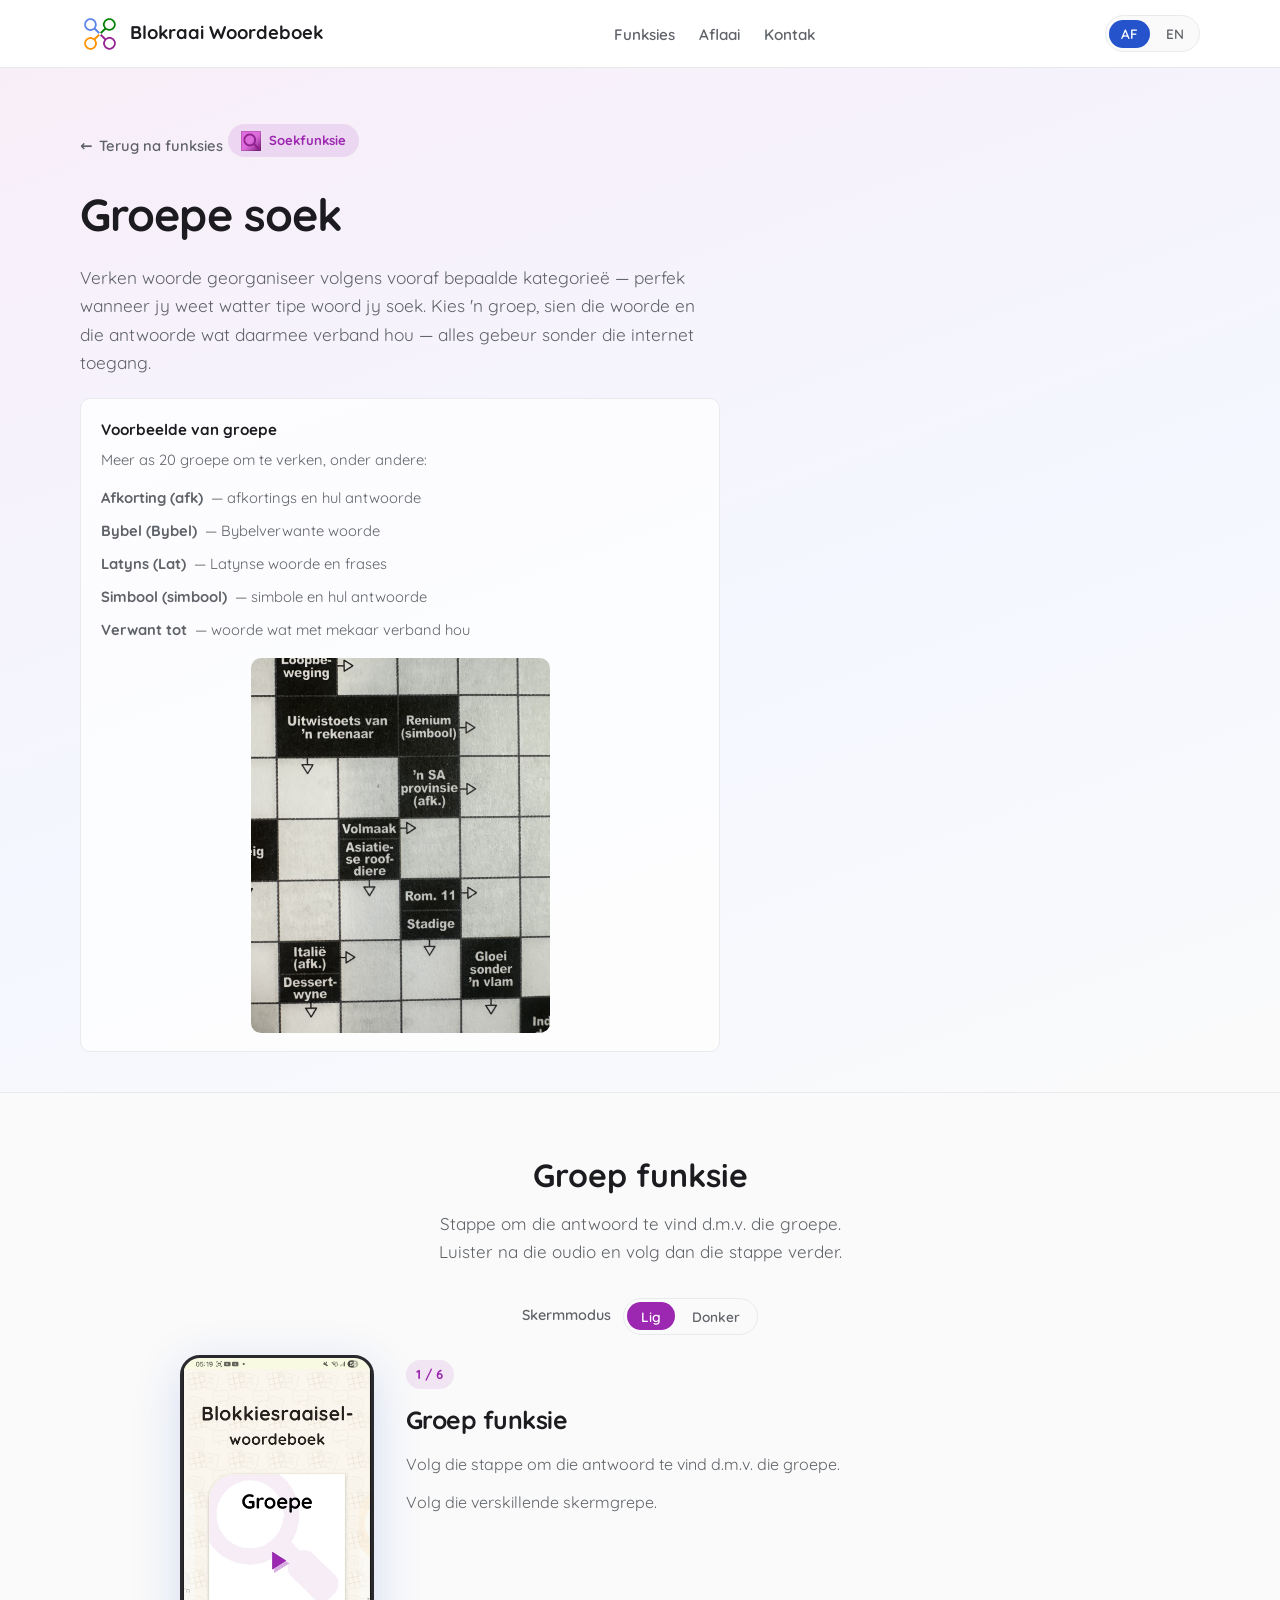
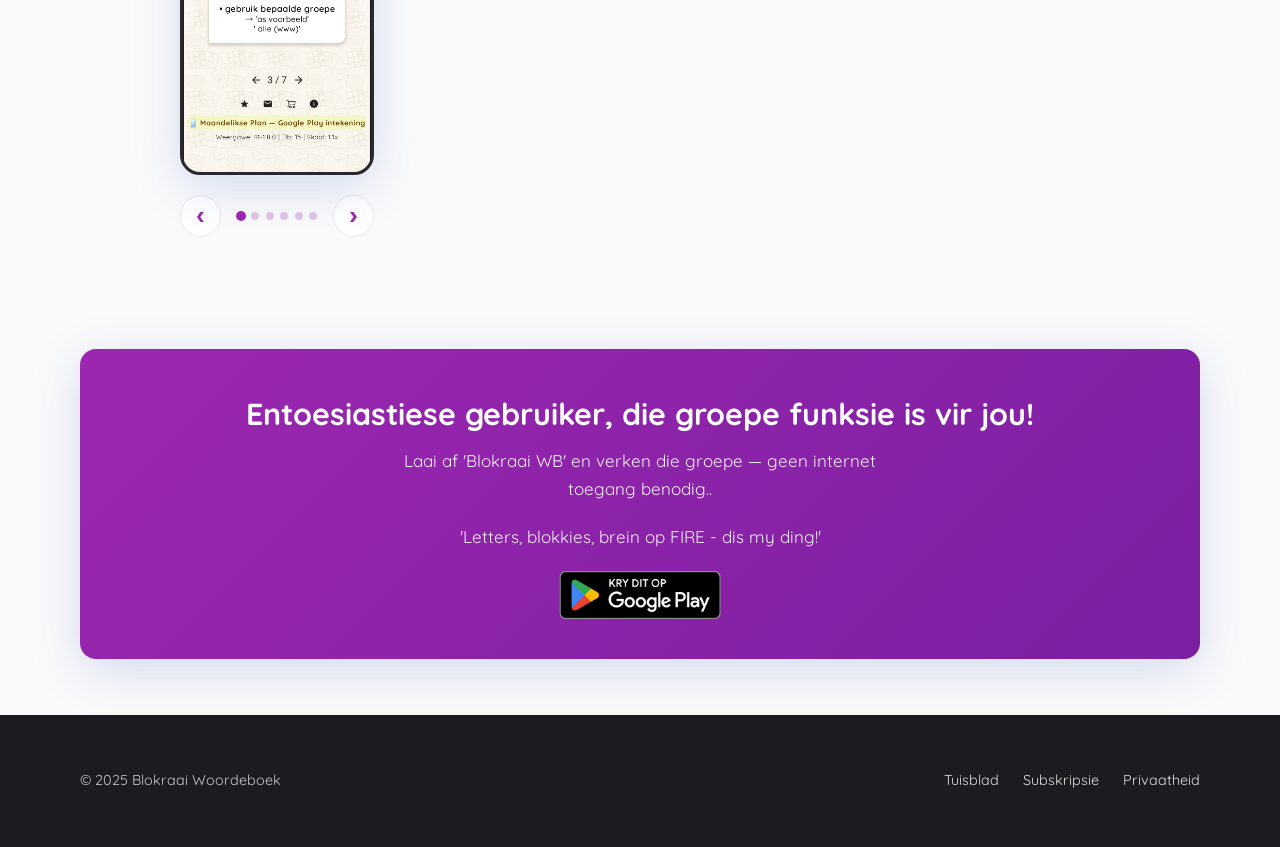
<file: features/groepe.html>
<!DOCTYPE html>
<html lang="af">
<head>
  <meta charset="UTF-8">
  <meta name="viewport" content="width=device-width, initial-scale=1.0">
  <meta name="description" content="Groepe soek — verken Afrikaanse blokkiesraaisel-woorde volgens kategorieë soos Bybel, Latyns, Afkortings en meer.">
  <title>Groepe soek — Blokraai Woordeboek</title>
  <link rel="preconnect" href="https://fonts.googleapis.com">
  <link rel="preconnect" href="https://fonts.gstatic.com" crossorigin>
  <link href="https://fonts.googleapis.com/css2?family=Quicksand:wght@400;600;700&display=swap" rel="stylesheet">
  <link rel="stylesheet" href="../css/styles.css?v=2">
  <link rel="stylesheet" href="../css/feature-page.css">
  <link rel="icon" href="data:image/svg+xml,<svg xmlns='http://www.w3.org/2000/svg' viewBox='0 0 100 100'><rect fill='%232553cb' rx='18' width='100' height='100'/><text x='50' y='68' font-size='52' font-weight='bold' fill='white' text-anchor='middle' font-family='sans-serif'>B</text></svg>">
</head>
<body>
  <header class="site-header">
    <div class="container header-inner">
      <a href="../index.html" class="logo">
        <img src="../assets/app-logo.png" alt="" class="logo-img" width="40" height="40" decoding="async">
        <span>Blokraai Woordeboek</span>
      </a>
      <button class="menu-toggle" aria-label="Menu">
        <svg width="24" height="24" viewBox="0 0 24 24" fill="none" stroke="currentColor" stroke-width="2">
          <path d="M3 12h18M3 6h18M3 18h18"/>
        </svg>
      </button>
      <nav>
        <ul class="nav-links">
          <li><a href="../index.html#features" class="lang-af">Funksies</a><a href="../index.html#features" class="lang-en">Features</a></li>
          <li><a href="../index.html#download" class="lang-af">Aflaai</a><a href="../index.html#download" class="lang-en">Download</a></li>
          <li><a href="../index.html#contact" class="lang-af">Kontak</a><a href="../index.html#contact" class="lang-en">Contact</a></li>
        </ul>
      </nav>
      <div class="lang-toggle" role="group" aria-label="Language">
        <button type="button" data-lang="af" class="active">AF</button>
        <button type="button" data-lang="en">EN</button>
      </div>
    </div>
  </header>

  <main>
    <section class="feature-page-hero groups-theme">
      <div class="container">
        <a href="../index.html#features" class="feature-back">
          ← <span class="lang-af">Terug na funksies</span><span class="lang-en">Back to features</span>
        </a>
        <span class="feature-page-badge groups">
          <img src="../assets/groepe/groups-overview.png" alt="" class="feature-badge-logo" width="20" height="20" decoding="async">
          <span class="lang-af">Soekfunksie</span><span class="lang-en">Search tool</span>
        </span>
        <h1 class="lang-af">Groepe soek</h1>
        <h1 class="lang-en">Group search</h1>
        <p class="lead lang-af">
          Verken woorde georganiseer volgens vooraf bepaalde kategorieë — perfek wanneer jy weet watter tipe woord jy soek. Kies 'n groep, sien die woorde en die antwoorde wat daarmee verband hou — alles gebeur sonder die internet toegang.
        </p>
        <p class="lead lang-en">
          Explore words organized by pre-defined categories — perfect when you know what type of word you're looking for. Pick a group, see the words and related answers — all offline.
        </p>
        <div class="wildcard-explainer lang-af">
          <p class="wildcard-explainer-title">Voorbeelde van groepe</p>
          <p class="wildcard-explainer-intro">Meer as 20 groepe om te verken, onder andere:</p>
          <ul class="wildcard-examples">
            <li><strong>Afkorting (afk)</strong> — afkortings en hul antwoorde</li>
            <li><strong>Bybel (Bybel)</strong> — Bybelverwante woorde</li>
            <li><strong>Latyns (Lat)</strong> — Latynse woorde en frases</li>
            <li><strong>Simbool (simbool)</strong> — simbole en hul antwoorde</li>
            <li><strong>Verwant tot</strong> — woorde wat met mekaar verband hou</li>
          </ul>
          <figure class="feature-hero-image">
            <img src="../assets/groepe/screenshots/sample.png" alt="Groepe soek in die Blokraai Woordeboek app" loading="lazy" decoding="async">
          </figure>
        </div>
        <div class="wildcard-explainer lang-en">
          <p class="wildcard-explainer-title">Example groups</p>
          <p class="wildcard-explainer-intro">More than 20 groups to explore, including:</p>
          <ul class="wildcard-examples">
            <li><strong>Abbreviation (afk)</strong> — abbreviations and their answers</li>
            <li><strong>Bible (Bybel)</strong> — Bible-related words</li>
            <li><strong>Latin (Lat)</strong> — Latin words and phrases</li>
            <li><strong>Symbol (simbool)</strong> — symbols and their answers</li>
            <li><strong>Related to</strong> — words connected to each other</li>
          </ul>
          <figure class="feature-hero-image">
            <img src="../assets/groepe/screenshots/sample.png" alt="Group search in the Blokraai Woordeboek app" loading="lazy" decoding="async">
          </figure>
        </div>
      </div>
    </section>

    <section class="feature-section" id="screenshots">
      <div class="container">
        <div class="feature-section-header" style="text-align: center; margin-inline: auto;">
          <h2 class="lang-af">Groep funksie</h2>
          <h2 class="lang-en">Screenshots</h2>
          <p class="lang-af">Stappe om die antwoord te vind d.m.v. die groepe.</p>
          <p class="lang-en">Browse screenshots of the Group search feature in the app.</p>
          <p class="lang-af">Luister na die oudio en volg dan die stappe verder.</p>
          <p class="lang-en">Browse screenshots of the Group search feature in the app.</p>
        </div>

        <div class="carousel-screenshot-panel">
          <div class="screenshot-theme-bar">
            <span class="screenshot-theme-label lang-af">Skermmodus</span>
            <span class="screenshot-theme-label lang-en">Screen mode</span>
            <div class="screenshot-theme-toggle" role="group" aria-label="Screenshot theme">
              <button type="button" data-screenshot-theme="light" class="active" aria-pressed="true">
                <span class="lang-af">Lig</span><span class="lang-en">Light</span>
              </button>
              <button type="button" data-screenshot-theme="dark" aria-pressed="false">
                <span class="lang-af">Donker</span><span class="lang-en">Dark</span>
              </button>
            </div>
          </div>

        <div
          class="carousel-layout groups-theme"
          data-carousel
          data-carousel-key="groepe"
          data-carousel-html-copy
          data-carousel-assets="../assets/groepe/screenshots"
          data-screenshot-theme-toggle
          data-screenshot-theme="light"
        >
          <div class="carousel-media">
            <div class="carousel">
              <div class="carousel-viewport">
                <div class="carousel-track">
                  <div class="carousel-slide" aria-hidden="false">
                    <img src="../assets/groepe/screenshots/01.png" alt="Skermgreep 1" loading="eager" decoding="async">
                  </div>
                  <div class="carousel-slide" aria-hidden="true">
                    <img data-src="../assets/groepe/screenshots/02.png" alt="Skermgreep 2" loading="lazy" decoding="async">
                  </div>
                  <div class="carousel-slide" aria-hidden="true">
                    <img data-src="../assets/groepe/screenshots/03.png" alt="Skermgreep 3" loading="lazy" decoding="async">
                  </div>
                  <div class="carousel-slide" aria-hidden="true">
                    <img data-src="../assets/groepe/screenshots/04.png" alt="Skermgreep 4" loading="lazy" decoding="async">
                  </div>
                  <div class="carousel-slide" aria-hidden="true">
                    <img data-src="../assets/groepe/screenshots/05.png" alt="Skermgreep 5" loading="lazy" decoding="async">
                  </div>
                  <div class="carousel-slide" aria-hidden="true">
                    <img data-src="../assets/groepe/screenshots/06.png" alt="Skermgreep 6" loading="lazy" decoding="async">
                  </div>
                </div>
              </div>
              <div class="carousel-controls">
                <button type="button" class="carousel-btn" data-carousel-prev aria-label="Previous">‹</button>
                <div class="carousel-dots"></div>
                <button type="button" class="carousel-btn" data-carousel-next aria-label="Next">›</button>
              </div>
            </div>
          </div>

          <div class="carousel-copy">
            <span class="carousel-copy-step" data-carousel-counter>1 / 6</span>

            <article class="carousel-copy-item is-active" data-carousel-copy="0" aria-hidden="false">
              <h3 class="lang-af">Groep funksie</h3>
              <h3 class="lang-en">Choose a group</h3>
              <p class="lang-af">Volg die stappe om die antwoord te vind d.m.v. die groepe.</p>
              <p class="lang-en">Select <strong>Groups</strong> on the home screen. Browse more than 20 categories — from Abbreviations and Bible to Latin, Symbols, and more.</p>
              <p class="lang-af">Volg die verskillende skermgrepe.</p>
              <p class="lang-en">Edit this text in <strong>groepe.html</strong> (carousel-copy section).</p>
            </article>

            <article class="carousel-copy-item" data-carousel-copy="1" aria-hidden="true">
              <h3 class="lang-af">Groep funksie</h3>
              <h3 class="lang-en">Group words</h3>
              <p class="lang-af">Maak beskikbaar die verskillende groepe deur op die pyltjie regs onder te klik.</p>
              <p class="lang-en">Edit this text in <strong>groepe.html</strong> (carousel-copy section).</p>
            </article>

            <article class="carousel-copy-item" data-carousel-copy="2" aria-hidden="true">
              <h3 class="lang-af">Lys vooraf bepaalde groepe</h3>
              <h3 class="lang-en">Answers per group</h3>
              <p class="lang-af">Hierdie is 'n lys van groepe wat in blokkiesraaisels voorkom'.</p>
              <p class="lang-en">Edit this text in <strong>groepe.html</strong> (carousel-copy section).</p>
            </article>

            <article class="carousel-copy-item" data-carousel-copy="3" aria-hidden="true">
              <h3 class="lang-af">Groep - 'in Duits'</h3>
              <h3 class="lang-en">Screenshot 4</h3>
              <p class="lang-af">Net ter inligting die 4-kolletjies verteenwoordig 'in Duits'.</p>
              <p class="lang-en">Edit this text in <strong>groepe.html</strong> (carousel-copy section).</p>
              <p class="lang-af">Die kolom links help jou met die leidraad se eerste letter.</p>
              <p class="lang-en">Edit this text in <strong>groepe.html</strong> (carousel-copy section).</p>
            </article>

            <article class="carousel-copy-item" data-carousel-copy="4" aria-hidden="true">
              <h3 class="lang-af">Groep - 'in Duits'</h3>
              <h3 class="lang-en">Screenshot 5</h3>
              <p class="lang-af">Die leidraad se eerste letter is 'R'.</p>
              <p class="lang-en">Edit this text in <strong>groepe.html</strong> (carousel-copy section).</p>
            </article>

            <article class="carousel-copy-item" data-carousel-copy="5" aria-hidden="true">
              <h3 class="lang-af">Groep - 'Verwant tot'</h3>
              <h3 class="lang-en">Screenshot 6</h3>
              <p class="lang-af">Die leidraad se eerste letter is 'R'.</p>
              <p class="lang-en">Edit this text in <strong>groepe.html</strong> (carousel-copy section).</p>
            </article>

          </div>
        </div>
        </div>
      </div>
    </section>

    <section class="feature-section">
      <div class="container">
        <div class="feature-cta groups-cta">
          <h2 class="lang-af">Entoesiastiese gebruiker, die groepe funksie is vir jou!</h2>
          <h2 class="lang-en">Try Group search yourself</h2>
          <p class="lang-af">Laai af 'Blokraai WB' en verken die groepe — geen internet toegang benodig..</p>
          <p class="lang-en">Download Blokraai Woordeboek and explore the groups — fully offline.</p>
          <p class="lang-af">'Letters, blokkies, brein op FIRE - dis my ding!'</p>
              <p class="lang-en">Edit this text in <strong>groepe.html</strong> (carousel-copy section).</p>
          <div data-store-badges></div>
        </div>
      </div>
    </section>
  </main>

  <footer class="site-footer">
    <div class="container footer-inner">
      <p>&copy; 2025 Blokraai Woordeboek</p>
      <ul class="footer-links">
        <li><a href="../index.html" class="lang-af">Tuisblad</a><a href="../index.html" class="lang-en">Home</a></li>
        <li><a href="../subscription.html" class="lang-af">Subskripsie</a><a href="../subscription.html" class="lang-en">Subscription</a></li>
        <li><a href="../privacy.html" class="lang-af">Privaatheid</a><a href="../privacy.html" class="lang-en">Privacy</a></li>
      </ul>
    </div>
  </footer>

  <template id="store-badges-template">
    <div class="store-badges">
      <a class="store-badge-btn" data-store="googlePlay" target="_blank" rel="noopener noreferrer" aria-label="Kry dit op Google Play">
        <img
          class="store-badge-img"
          src="../assets/GetItOnGooglePlay_Badge_Web_color_Afrikaans.png"
          alt="Kry dit op Google Play"
          height="48"
          decoding="async"
        >
      </a>
    </div>
  </template>

  <script src="../js/store-links.js"></script>
  <script src="../js/main.js"></script>
  <script src="../js/lazy-media.js"></script>
  <script src="../js/generated/groepe-slides.js"></script>
  <script src="../js/carousel-content.js"></script>
  <script src="../js/screenshot-theme.js"></script>
  <script src="../js/carousel.js"></script>
</body>
</html>
</file>
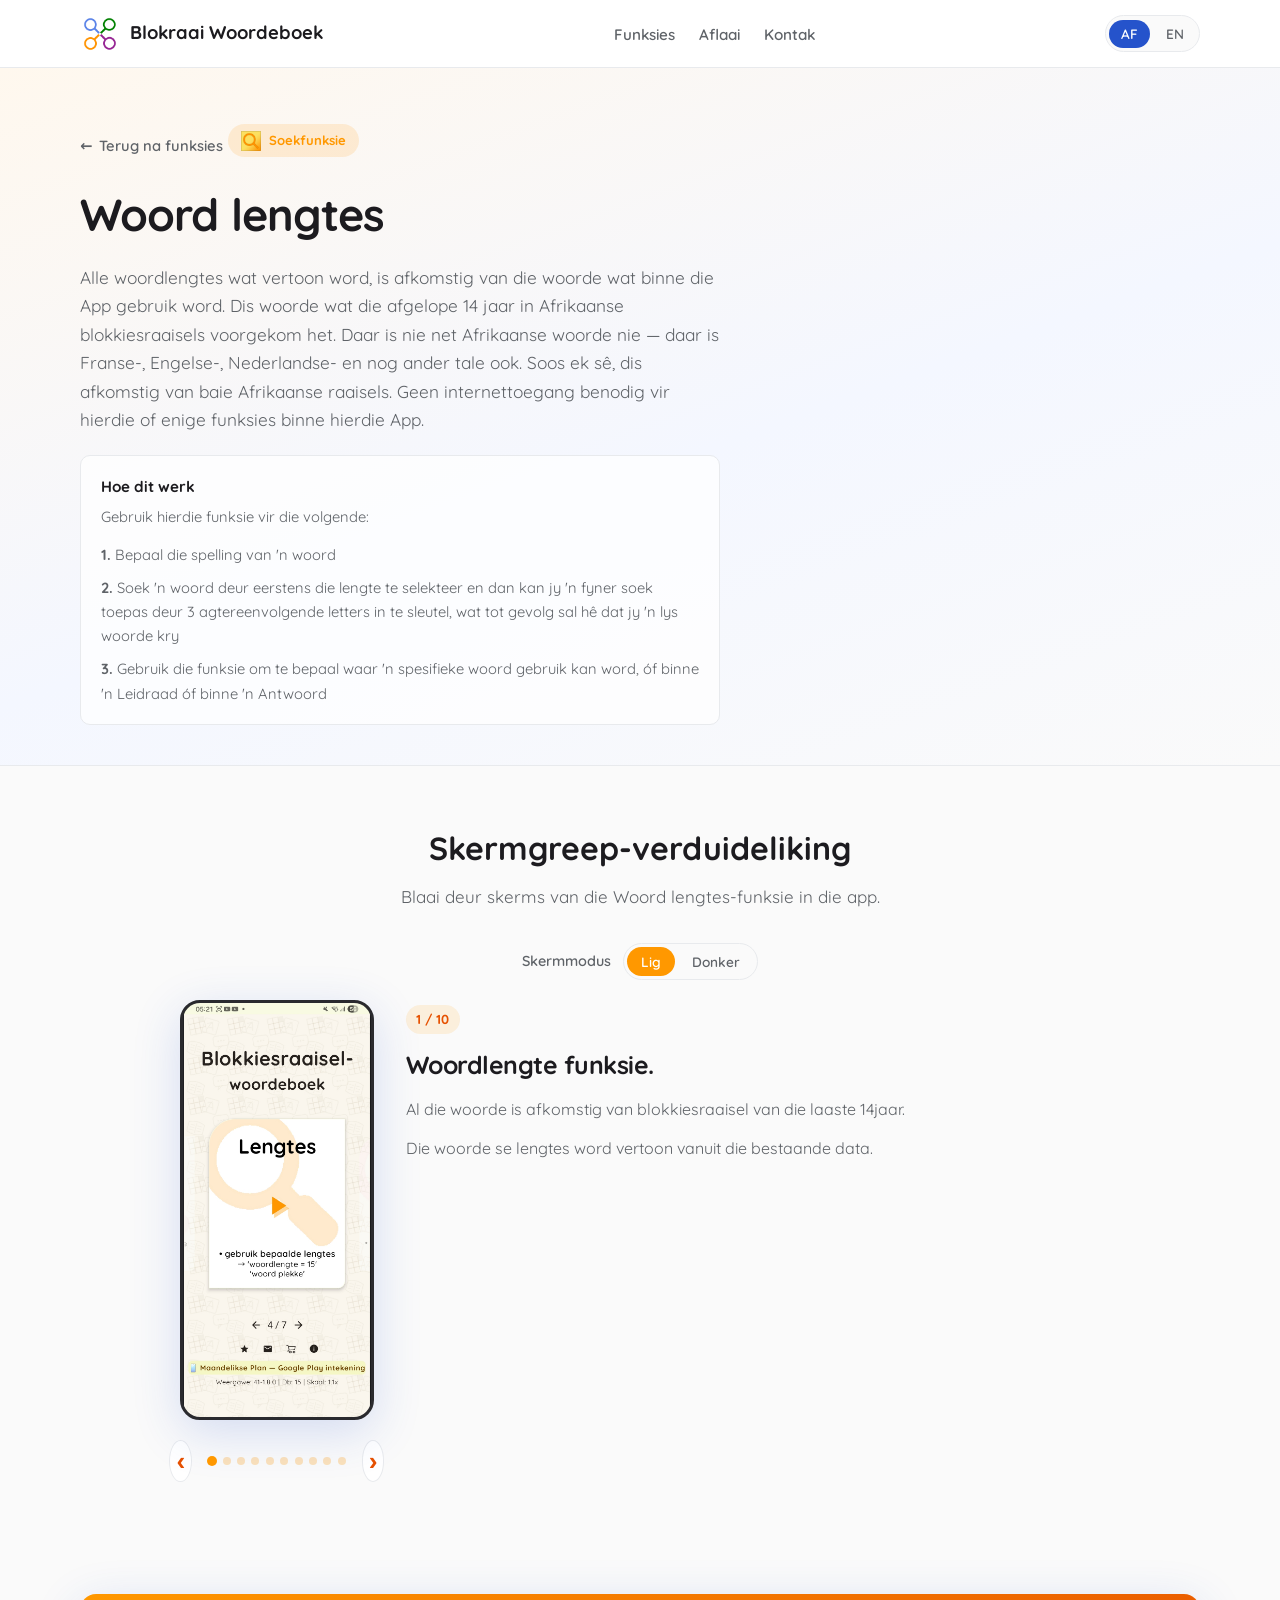
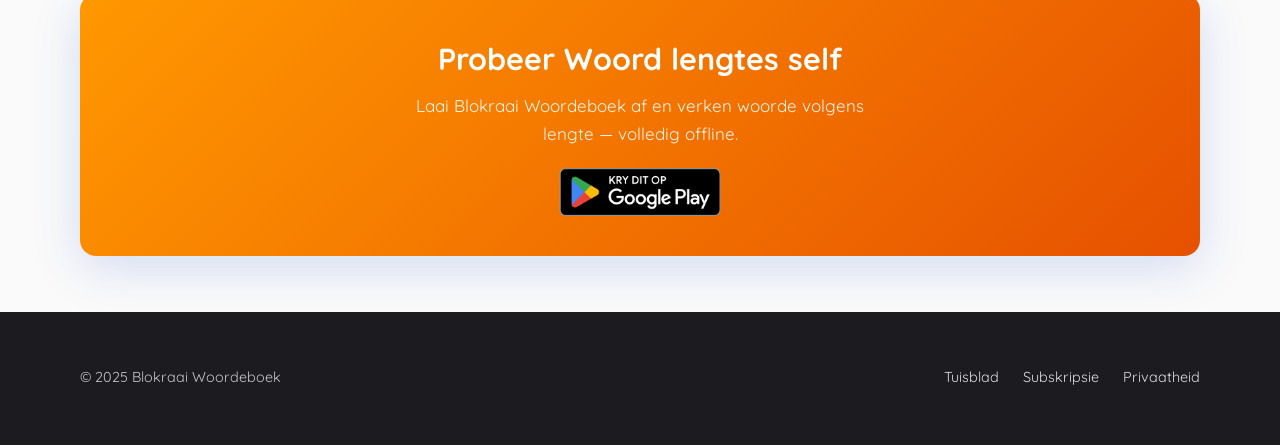
<file: features/lengtes.html>
<!DOCTYPE html>
<html lang="af">
<head>
  <meta charset="UTF-8">
  <meta name="viewport" content="width=device-width, initial-scale=1.0">
  <meta name="description" content="Woord lengtes — vind Afrikaanse woorde volgens lengte en sien waar hulle in leidrade en antwoorde voorkom.">
  <title>Woord lengtes — Blokraai Woordeboek</title>
  <link rel="preconnect" href="https://fonts.googleapis.com">
  <link rel="preconnect" href="https://fonts.gstatic.com" crossorigin>
  <link href="https://fonts.googleapis.com/css2?family=Quicksand:wght@400;600;700&display=swap" rel="stylesheet">
  <link rel="stylesheet" href="../css/styles.css?v=2">
  <link rel="stylesheet" href="../css/feature-page.css">
  <link rel="icon" href="data:image/svg+xml,<svg xmlns='http://www.w3.org/2000/svg' viewBox='0 0 100 100'><rect fill='%232553cb' rx='18' width='100' height='100'/><text x='50' y='68' font-size='52' font-weight='bold' fill='white' text-anchor='middle' font-family='sans-serif'>B</text></svg>">
</head>
<body>
  <header class="site-header">
    <div class="container header-inner">
      <a href="../index.html" class="logo">
        <img src="../assets/app-logo.png" alt="" class="logo-img" width="40" height="40" decoding="async">
        <span>Blokraai Woordeboek</span>
      </a>
      <button class="menu-toggle" aria-label="Menu">
        <svg width="24" height="24" viewBox="0 0 24 24" fill="none" stroke="currentColor" stroke-width="2">
          <path d="M3 12h18M3 6h18M3 18h18"/>
        </svg>
      </button>
      <nav>
        <ul class="nav-links">
          <li><a href="../index.html#features" class="lang-af">Funksies</a><a href="../index.html#features" class="lang-en">Features</a></li>
          <li><a href="../index.html#download" class="lang-af">Aflaai</a><a href="../index.html#download" class="lang-en">Download</a></li>
          <li><a href="../index.html#contact" class="lang-af">Kontak</a><a href="../index.html#contact" class="lang-en">Contact</a></li>
        </ul>
      </nav>
      <div class="lang-toggle" role="group" aria-label="Language">
        <button type="button" data-lang="af" class="active">AF</button>
        <button type="button" data-lang="en">EN</button>
      </div>
    </div>
  </header>

  <main>
    <section class="feature-page-hero lengths-theme">
      <div class="container">
        <a href="../index.html#features" class="feature-back">
          ← <span class="lang-af">Terug na funksies</span><span class="lang-en">Back to features</span>
        </a>
        <span class="feature-page-badge lengths">
          <img src="../assets/lengtes/lengths-logo.png" alt="" class="feature-badge-logo" width="20" height="20" decoding="async">
          <span class="lang-af">Soekfunksie</span><span class="lang-en">Search tool</span>
        </span>
        <h1 class="lang-af">Woord lengtes</h1>
        <h1 class="lang-en">Word lengths</h1>
        <p class="lead lang-af">
          Alle woordlengtes wat vertoon word, is afkomstig van die woorde wat binne die App gebruik word. Dis woorde wat die afgelope 14 jaar in Afrikaanse blokkiesraaisels voorgekom het. Daar is nie net Afrikaanse woorde nie — daar is Franse-, Engelse-, Nederlandse- en nog ander tale ook. Soos ek sê, dis afkomstig van baie Afrikaanse raaisels. Geen internettoegang benodig vir hierdie of enige funksies binne hierdie App.
        </p>
        <p class="lead lang-en">
          All word lengths shown come from the words used within the App. These are words that have appeared in Afrikaans crossword puzzles over the past 14 years. It's not only Afrikaans words — there are French, English, Dutch, and other languages too. As I say, it all comes from many Afrikaans puzzles. No internet access is required for this or any function within the App.
        </p>
        <div class="wildcard-explainer lang-af">
          <p class="wildcard-explainer-title">Hoe dit werk</p>
          <p class="wildcard-explainer-intro">Gebruik hierdie funksie vir die volgende:</p>
          <ul class="wildcard-examples wildcard-examples-numbered">
            <li><strong>1.</strong> Bepaal die spelling van 'n woord</li>
            <li><strong>2.</strong> Soek 'n woord deur eerstens die lengte te selekteer en dan kan jy 'n fyner soek toepas deur 3 agtereenvolgende letters in te sleutel, wat tot gevolg sal hê dat jy 'n lys woorde kry</li>
            <li><strong>3.</strong> Gebruik die funksie om te bepaal waar 'n spesifieke woord gebruik kan word, óf binne 'n Leidraad óf binne 'n Antwoord</li>
          </ul>
        </div>
        <div class="wildcard-explainer lang-en">
          <p class="wildcard-explainer-title">How it works</p>
          <p class="wildcard-explainer-intro">Use this function for the following:</p>
          <ul class="wildcard-examples wildcard-examples-numbered">
            <li><strong>1.</strong> Determine the spelling of a word</li>
            <li><strong>2.</strong> Search for a word by first selecting the length, then apply a finer search by entering 3 consecutive letters, which will produce a list of words</li>
            <li><strong>3.</strong> Use the function to find where a specific word can appear, either within a Clue or within an Answer</li>
          </ul>
        </div>
      </div>
    </section>

    <section class="feature-section" id="screenshots">
      <div class="container">
        <div class="feature-section-header" style="text-align: center; margin-inline: auto;">
          <h2 class="lang-af">Skermgreep-verduideliking</h2>
          <h2 class="lang-en">Screenshots</h2>
          <p class="lang-af">Blaai deur skerms van die Woord lengtes-funksie in die app.</p>
          <p class="lang-en">Browse screenshots of the Word lengths feature in the app.</p>
        </div>

        <div class="carousel-screenshot-panel">
          <div class="screenshot-theme-bar">
            <span class="screenshot-theme-label lang-af">Skermmodus</span>
            <span class="screenshot-theme-label lang-en">Screen mode</span>
            <div class="screenshot-theme-toggle" role="group" aria-label="Screenshot theme">
              <button type="button" data-screenshot-theme="light" class="active" aria-pressed="true">
                <span class="lang-af">Lig</span><span class="lang-en">Light</span>
              </button>
              <button type="button" data-screenshot-theme="dark" aria-pressed="false">
                <span class="lang-af">Donker</span><span class="lang-en">Dark</span>
              </button>
            </div>
          </div>

        <div
          class="carousel-layout lengths-theme"
          data-carousel
          data-carousel-key="lengtes"
          data-carousel-html-copy
          data-carousel-assets="../assets/lengtes/screenshots"
          data-screenshot-theme-toggle
          data-screenshot-theme="light"
        >
          <div class="carousel-media">
            <div class="carousel">
              <div class="carousel-viewport">
                <div class="carousel-track">
                  <div class="carousel-slide" aria-hidden="false">
                    <img src="../assets/lengtes/screenshots/01.png" alt="Skermgreep 1" loading="eager" decoding="async">
                  </div>
                  <div class="carousel-slide" aria-hidden="true">
                    <img data-src="../assets/lengtes/screenshots/02.png" alt="Skermgreep 2" loading="lazy" decoding="async">
                  </div>
                  <div class="carousel-slide" aria-hidden="true">
                    <img data-src="../assets/lengtes/screenshots/03.png" alt="Skermgreep 3" loading="lazy" decoding="async">
                  </div>
                  <div class="carousel-slide" aria-hidden="true">
                    <img data-src="../assets/lengtes/screenshots/04.png" alt="Skermgreep 4" loading="lazy" decoding="async">
                  </div>
                  <div class="carousel-slide" aria-hidden="true">
                    <img data-src="../assets/lengtes/screenshots/05.png" alt="Skermgreep 5" loading="lazy" decoding="async">
                  </div>
                  <div class="carousel-slide" aria-hidden="true">
                    <img data-src="../assets/lengtes/screenshots/06.png" alt="Skermgreep 6" loading="lazy" decoding="async">
                  </div>
                  <div class="carousel-slide" aria-hidden="true">
                    <img data-src="../assets/lengtes/screenshots/07.png" alt="Skermgreep 7" loading="lazy" decoding="async">
                  </div>
                  <div class="carousel-slide" aria-hidden="true">
                    <img data-src="../assets/lengtes/screenshots/08.png" alt="Skermgreep 8" loading="lazy" decoding="async">
                  </div>
                  <div class="carousel-slide" aria-hidden="true">
                    <img data-src="../assets/lengtes/screenshots/09.png" alt="Skermgreep 9" loading="lazy" decoding="async">
                  </div>
                  <div class="carousel-slide" aria-hidden="true">
                    <img data-src="../assets/lengtes/screenshots/10.png" alt="Skermgreep 10" loading="lazy" decoding="async">
                  </div>
                </div>
              </div>
              <div class="carousel-controls">
                <button type="button" class="carousel-btn" data-carousel-prev aria-label="Previous">‹</button>
                <div class="carousel-dots"></div>
                <button type="button" class="carousel-btn" data-carousel-next aria-label="Next">›</button>
              </div>
            </div>
          </div>

          <div class="carousel-copy">
            <span class="carousel-copy-step" data-carousel-counter>1 / 10</span>

            <article class="carousel-copy-item is-active" data-carousel-copy="0" aria-hidden="false">
              <h3 class="lang-af">Woordlengte funksie.</h3>
              <h3 class="lang-en">Choose a length</h3>
              <p class="lang-af">Al die woorde is afkomstig van blokkiesraaisel van die laaste 14jaar.</p>
              <p class="lang-en">Select Lengths on the home screen. Pick the number of letters — see all words of that length.</p>
              <p class="lang-af">Die woorde se lengtes word vertoon vanuit die bestaande data.</p>
              <p class="lang-en">Select Lengths on the home screen. Pick the number of letters — see all words of that length.</p>
            </article>

            <article class="carousel-copy-item" data-carousel-copy="1" aria-hidden="true">
              <h3 class="lang-af">Woordlengtes gegroepeer.</h3>
              <h3 class="lang-en">Browse words</h3>
              <p class="lang-af">Groepering-1: Woordlengtes 4 - 13.</p>
              <p class="lang-en">Edit this text in <strong>lengtes.html</strong> (carousel-copy section).</p>
            </article>

            <article class="carousel-copy-item" data-carousel-copy="2" aria-hidden="true">
              <h3 class="lang-af">Woordlengte van 10.</h3>
              <h3 class="lang-en">A-Z filter</h3>
              <p class="lang-af">Lys woorde met lengte van 10.</p>
              <p class="lang-en">Edit this text in <strong>lengtes.html</strong> (carousel-copy section).</p>
            </article>

            <article class="carousel-copy-item" data-carousel-copy="3" aria-hidden="true">
              <h3 class="lang-af">Woordlengte van 10.</h3>
              <h3 class="lang-en">Clues and answers</h3>
              <p class="lang-af">Hierdie skermgreep wys net dat jy die teks grootte kan verander deur die gebruik van die plus/minus bo regs.</p>
              <p class="lang-en">Edit this text in <strong>lengtes.html</strong> (carousel-copy section).</p>
            </article>

            <article class="carousel-copy-item" data-carousel-copy="4" aria-hidden="true">
              <h3 class="lang-af">Woordlengte van 10.</h3>
              <h3 class="lang-en">Screenshot 5</h3>
              <p class="lang-af">Hierdie skergreep wys uit die gebruik van die filter onderaan die skerm waar jy die lys korter kan maak deur met die alfabet letter te werk.</p>
              <p class="lang-en">Edit this text in <strong>lengtes.html</strong> (carousel-copy section).</p>
            </article>

            <article class="carousel-copy-item" data-carousel-copy="5" aria-hidden="true">
              <h3 class="lang-af">Woordlengte van 10.</h3>
              <h3 class="lang-en">Screenshot 6</h3>
              <p class="lang-af">Woorde wat met 'H' begin.</p>
              <p class="lang-en">Edit this text in <strong>lengtes.html</strong> (carousel-copy section).</p>
              <p class="lang-af">Die volgende filter is die gebruik van 3-letters wat agtereenvolgens in woorde voorkom.</p>
              <p class="lang-en">Edit this text in <strong>lengtes.html</strong> (carousel-copy section).</p>
              <p class="lang-af">Sien die 3-letters HAAK, wat agtereenvolgens in woorde voorkom.</p>
              <p class="lang-en">Edit this text in <strong>lengtes.html</strong> (carousel-copy section).</p>
              <p class="lang-af">HAAK, word onderstreep.</p>
              <p class="lang-en">Edit this text in <strong>lengtes.html</strong> (carousel-copy section).</p>
            </article>

            <article class="carousel-copy-item" data-carousel-copy="6" aria-hidden="true">
              <h3 class="lang-af">Woordlengte = 18.</h3>
              <h3 class="lang-en">Screenshot 7</h3>
              <p class="lang-af">Wyg woorde wat met alfabet A begin, nou is daar slegs 96 woorde in die lys.</p>
              <p class="lang-en">Edit this text in <strong>lengtes.html</strong> (carousel-copy section).</p>
            </article>

            <article class="carousel-copy-item" data-carousel-copy="7" aria-hidden="true">
              <h3 class="lang-af">Woordlengte = 18.</h3>
              <h3 class="lang-en">Screenshot 8</h3>
              <p class="lang-af">Wys die woorde wat met alfabet C begin, baie minder om deur te blaai.</p>
              <p class="lang-en">Edit this text in <strong>lengtes.html</strong> (carousel-copy section).</p>
            </article>

            <article class="carousel-copy-item" data-carousel-copy="8" aria-hidden="true">
              <h3 class="lang-af">Detail opsie in werking.</h3>
              <h3 class="lang-en">Screenshot 9</h3>
              <p class="lang-af">Hierdie skermgreep word vertoon sodra jy op 'n bepaalde word binne die hooflys van woorde geklik het. Hierdie funksie vat baie lank so gebruik dit slegs wanneer jy nuuskierig is oor waar die word oral in die App voorkom.</p>
              <p class="lang-en">Edit this text in <strong>lengtes.html</strong> (carousel-copy section).</p>
            </article>

            <article class="carousel-copy-item" data-carousel-copy="9" aria-hidden="true">
              <h3 class="lang-af">Resultaat skerm.</h3>
              <h3 class="lang-en">Screenshot 10</h3>
              <p class="lang-af">Nou word die resultate vertoon. In hierdie geval kan jy sien waar die betrokke word gebruik word. Baie handig vir beide die nuuskierige asook die person wat raaisels self wil opstel.</p>
              <p class="lang-en">Edit this text in <strong>lengtes.html</strong> (carousel-copy section).</p>
            </article>

          </div>
        </div>
        </div>
      </div>
    </section>

    <section class="feature-section">
      <div class="container">
        <div class="feature-cta lengths-cta">
          <h2 class="lang-af">Probeer Woord lengtes self</h2>
          <h2 class="lang-en">Try Word lengths yourself</h2>
          <p class="lang-af">Laai Blokraai Woordeboek af en verken woorde volgens lengte — volledig offline.</p>
          <p class="lang-en">Download Blokraai Woordeboek and explore words by length — fully offline.</p>
          <div data-store-badges></div>
        </div>
      </div>
    </section>
  </main>

  <footer class="site-footer">
    <div class="container footer-inner">
      <p>&copy; 2025 Blokraai Woordeboek</p>
      <ul class="footer-links">
        <li><a href="../index.html" class="lang-af">Tuisblad</a><a href="../index.html" class="lang-en">Home</a></li>
        <li><a href="../subscription.html" class="lang-af">Subskripsie</a><a href="../subscription.html" class="lang-en">Subscription</a></li>
        <li><a href="../privacy.html" class="lang-af">Privaatheid</a><a href="../privacy.html" class="lang-en">Privacy</a></li>
      </ul>
    </div>
  </footer>

  <template id="store-badges-template">
    <div class="store-badges">
      <a class="store-badge-btn" data-store="googlePlay" target="_blank" rel="noopener noreferrer" aria-label="Kry dit op Google Play">
        <img
          class="store-badge-img"
          src="../assets/GetItOnGooglePlay_Badge_Web_color_Afrikaans.png"
          alt="Kry dit op Google Play"
          height="48"
          decoding="async"
        >
      </a>
    </div>
  </template>

  <script src="../js/store-links.js"></script>
  <script src="../js/main.js"></script>
  <script src="../js/lazy-media.js"></script>
  <script src="../js/generated/lengtes-slides.js"></script>
  <script src="../js/carousel-content.js"></script>
  <script src="../js/screenshot-theme.js"></script>
  <script src="../js/carousel.js"></script>
</body>
</html>
</file>
<file: css/styles.css>
/* Blokraai Woordeboek — website styles */

:root {
  --brand-primary: #2553cb;
  --brand-primary-dark: #1a3a8f;
  --brand-accent: #1c70f2;
  --clue-green: #008000;
  --answer-blue: #5982e8;
  --group-purple: #9c27b0;
  --lengths-orange: #ff9800;
  --anagram-pink: #d90368;
  --panagram-teal: #00a0a9;
  --text-primary: #1c1b1f;
  --text-secondary: #5f6368;
  --surface: #fafafa;
  --surface-elevated: #ffffff;
  --border: #e8eaed;
  --shadow: 0 4px 24px rgba(37, 83, 203, 0.12);
  --shadow-lg: 0 12px 48px rgba(37, 83, 203, 0.18);
  --radius: 16px;
  --radius-sm: 10px;
  --max-width: 1120px;
  --app-screen-bg: #f9fae2;
}

*,
*::before,
*::after {
  box-sizing: border-box;
}

html {
  scroll-behavior: smooth;
  overflow-x: clip;
}

body {
  margin: 0;
  font-family: "Quicksand", system-ui, -apple-system, sans-serif;
  font-size: 17px;
  line-height: 1.65;
  color: var(--text-primary);
  background: var(--surface);
  overflow-x: clip;
}

img {
  max-width: 100%;
  height: auto;
  display: block;
}

a {
  color: var(--brand-primary);
  text-decoration: none;
  transition: color 0.2s ease;
}

a:hover {
  color: var(--brand-primary-dark);
}

.container {
  width: min(100% - 2rem, var(--max-width));
  margin-inline: auto;
}

/* Header */

.site-header {
  position: sticky;
  top: 0;
  z-index: 100;
  background: rgba(255, 255, 255, 0.92);
  backdrop-filter: blur(12px);
  border-bottom: 1px solid var(--border);
}

.header-inner {
  display: flex;
  align-items: center;
  justify-content: space-between;
  gap: 1rem;
  padding: 0.85rem 0;
}

.logo {
  display: flex;
  align-items: center;
  gap: 0.65rem;
  font-weight: 700;
  font-size: 1.15rem;
  color: var(--text-primary);
}

.logo:hover {
  color: var(--brand-primary);
}

.logo-img {
  width: 40px;
  height: 40px;
  border-radius: 10px;
  object-fit: contain;
  background: transparent;
  box-shadow: none;
  flex-shrink: 0;
  display: block;
}

.nav-links {
  display: flex;
  align-items: center;
  gap: 1.5rem;
  list-style: none;
  margin: 0;
  padding: 0;
}

.nav-links a {
  color: var(--text-secondary);
  font-weight: 600;
  font-size: 0.95rem;
}

.nav-links a:hover {
  color: var(--brand-primary);
}

.lang-toggle {
  display: flex;
  gap: 0.25rem;
  background: var(--surface);
  border: 1px solid var(--border);
  border-radius: 999px;
  padding: 0.2rem;
}

.lang-toggle button {
  border: none;
  background: transparent;
  font-family: inherit;
  font-weight: 600;
  font-size: 0.85rem;
  padding: 0.35rem 0.75rem;
  border-radius: 999px;
  cursor: pointer;
  color: var(--text-secondary);
  transition: background 0.2s, color 0.2s;
}

.lang-toggle button.active {
  background: var(--brand-primary);
  color: white;
}

.btn {
  display: inline-flex;
  align-items: center;
  justify-content: center;
  gap: 0.5rem;
  padding: 0.75rem 1.4rem;
  border-radius: 999px;
  font-family: inherit;
  font-weight: 700;
  font-size: 0.95rem;
  border: none;
  cursor: pointer;
  transition: transform 0.2s, box-shadow 0.2s, background 0.2s;
}

.btn:hover {
  transform: translateY(-1px);
}

.btn-primary {
  background: var(--brand-primary);
  color: white;
  box-shadow: var(--shadow);
}

.btn-primary:hover {
  background: var(--brand-primary-dark);
  color: white;
  box-shadow: var(--shadow-lg);
}

.btn-outline {
  background: transparent;
  color: var(--brand-primary);
  border: 2px solid var(--brand-primary);
}

.btn-outline:hover {
  background: var(--brand-primary);
  color: white;
}

.menu-toggle {
  display: none;
  background: none;
  border: none;
  padding: 0.5rem;
  cursor: pointer;
  color: var(--text-primary);
}

/* Hero */

.hero {
  position: relative;
  overflow: hidden;
  padding: 4.5rem 0 5rem;
  background: linear-gradient(160deg, #eef3ff 0%, #f8faff 45%, var(--surface) 100%);
}

.hero > .container {
  position: relative;
  z-index: 1;
}

.hero::before {
  content: "";
  position: absolute;
  top: -120px;
  right: -80px;
  width: 420px;
  height: 420px;
  border-radius: 50%;
  background: radial-gradient(circle, rgba(37, 83, 203, 0.15), transparent 70%);
  pointer-events: none;
}

.hero-grid {
  display: grid;
  grid-template-columns: 1.1fr 0.9fr;
  gap: 3rem;
  align-items: center;
}

.hero-badge {
  display: inline-block;
  background: rgba(37, 83, 203, 0.1);
  color: var(--brand-primary);
  font-weight: 700;
  font-size: 0.85rem;
  padding: 0.4rem 0.9rem;
  border-radius: 999px;
  margin-bottom: 1rem;
}

.hero-badge--rolling {
  display: inline-block;
  max-width: min(100%, 22rem);
  text-align: left;
  overflow: hidden;
}

.hero-badge-roll {
  --hero-roll-height: 1.35em;
  display: block;
  height: var(--hero-roll-height);
  overflow: hidden;
}

.hero-badge-roll-track {
  display: flex;
  flex-direction: column;
  animation: hero-badge-roll 18s linear infinite;
}

.hero-badge-roll-track > span {
  flex: 0 0 var(--hero-roll-height);
  display: flex;
  align-items: center;
  line-height: 1.35;
  letter-spacing: 0.02em;
  white-space: nowrap;
}

@keyframes hero-badge-roll {
  0% {
    transform: translateY(0);
  }

  100% {
    transform: translateY(-85.714%);
  }
}

@media (prefers-reduced-motion: reduce) {
  .hero-badge-roll-track {
    animation: none;
  }

  .hero-badge-roll-track > span:not(:first-child) {
    display: none;
  }
}

.hero h1 {
  font-size: clamp(2.2rem, 5vw, 3.4rem);
  line-height: 1.15;
  margin: 0 0 1rem;
  letter-spacing: -0.02em;
}

.hero h1 span {
  color: var(--brand-primary);
}

.hero-lead {
  font-size: 1.15rem;
  color: var(--text-secondary);
  max-width: 34rem;
  margin: 0 0 1.75rem;
}

.hero-actions {
  display: flex;
  flex-wrap: wrap;
  align-items: center;
  gap: 0.85rem;
  margin-bottom: 2rem;
}

.hero-stats {
  display: flex;
  flex-wrap: wrap;
  gap: 1.5rem;
}

.stat {
  display: flex;
  flex-direction: column;
}

.stat-value {
  font-size: 1.5rem;
  font-weight: 700;
  color: var(--brand-primary);
  line-height: 1.2;
}

.stat-label {
  font-size: 0.85rem;
  color: var(--text-secondary);
  font-weight: 600;
}

.hero-visual {
  display: flex;
  justify-content: center;
  perspective: 1200px;
}

.phone-mockup {
  width: min(100%, 290px);
  aspect-ratio: 9 / 19;
  background: linear-gradient(165deg, #2a2a2e 0%, #1a1a1d 50%, #0f0f11 100%);
  border-radius: 40px;
  padding: 10px;
  box-shadow:
    0 24px 64px rgba(37, 83, 203, 0.28),
    0 8px 24px rgba(0, 0, 0, 0.18),
    inset 0 1px 0 rgba(255, 255, 255, 0.12);
  position: relative;
  animation: phone-float 5s ease-in-out infinite;
  transform: rotateY(-4deg) rotateX(2deg);
}

.phone-glow {
  position: absolute;
  inset: -20%;
  background: radial-gradient(circle at 50% 60%, rgba(37, 83, 203, 0.22), transparent 62%);
  pointer-events: none;
  z-index: -1;
}

.phone-notch {
  position: absolute;
  top: 14px;
  left: 50%;
  transform: translateX(-50%);
  width: 88px;
  height: 22px;
  background: #0f0f11;
  border-radius: 999px;
  z-index: 3;
  box-shadow: inset 0 -1px 2px rgba(255, 255, 255, 0.06);
}

.phone-screen {
  background:
    radial-gradient(circle at 20% 10%, rgba(37, 83, 203, 0.08), transparent 42%),
    radial-gradient(circle at 80% 90%, rgba(156, 39, 176, 0.06), transparent 38%),
    linear-gradient(180deg, #f4f7ff 0%, #eef2fb 55%, #e8edf8 100%);
  border-radius: 32px;
  height: 100%;
  padding: 2.4rem 0.85rem 1rem;
  display: flex;
  flex-direction: column;
  gap: 0.65rem;
  overflow: hidden;
  position: relative;
}

.phone-status-bar {
  display: flex;
  align-items: center;
  justify-content: space-between;
  font-size: 0.62rem;
  font-weight: 700;
  color: var(--text-primary);
  padding: 0 0.15rem;
  opacity: 0.75;
}

.phone-status-icons {
  display: flex;
  align-items: center;
  gap: 0.25rem;
}

.phone-app-header {
  text-align: center;
  padding: 0.15rem 0 0.35rem;
}

.phone-title-main {
  margin: 0;
  font-size: 1.35rem;
  font-weight: 700;
  line-height: 1.15;
  color: var(--brand-primary);
  letter-spacing: -0.02em;
}

.phone-title-sub {
  margin: 0.1rem 0 0;
  font-size: 1.15rem;
  font-weight: 700;
  color: var(--brand-primary-dark);
  opacity: 0.85;
}

.phone-features {
  flex: 1;
  display: grid;
  grid-template-columns: 1fr 1fr;
  grid-template-rows: repeat(4, auto);
  gap: 0.45rem;
  align-content: start;
}

.phone-feature {
  position: relative;
  display: flex;
  flex-direction: column;
  justify-content: flex-end;
  min-height: 70px;
  padding: 0.55rem 0.6rem;
  border-radius: 14px;
  color: #fff;
  overflow: hidden;
  box-shadow: 0 4px 14px rgba(0, 0, 0, 0.14);
  animation: feature-breathe 4.5s ease-in-out infinite;
  animation-delay: calc(var(--i) * 0.35s);
}

a.phone-feature-link {
  text-decoration: none;
  cursor: pointer;
  -webkit-tap-highlight-color: rgba(255, 255, 255, 0.2);
  transition: transform 0.15s ease, box-shadow 0.15s ease;
}

a.phone-feature-link:hover {
  transform: translateY(-1px);
  box-shadow: 0 6px 18px rgba(0, 0, 0, 0.2);
}

a.phone-feature-link:active {
  transform: scale(0.97);
}

a.phone-feature-link:focus-visible {
  outline: 2px solid #fff;
  outline-offset: 2px;
}

.phone-feature.featured {
  grid-column: 1 / -1;
  min-height: 76px;
  flex-direction: row;
  align-items: center;
  justify-content: space-between;
  padding: 0.75rem 0.85rem;
  animation: feature-spotlight-twist 8s ease-in-out infinite;
}

.phone-feature-shine {
  position: absolute;
  inset: 0;
  background: linear-gradient(125deg, rgba(255, 255, 255, 0.28) 0%, transparent 45%);
  pointer-events: none;
}

.phone-feature-icon {
  position: absolute;
  top: 0.45rem;
  left: 0.5rem;
  width: 28px;
  height: 28px;
  border-radius: 50%;
  overflow: hidden;
  background: transparent;
  box-shadow: 0 2px 8px rgba(0, 0, 0, 0.22);
  flex-shrink: 0;
}

/* Square overview logos — crop to circle, no white ring */
.phone-feature-icon img {
  display: block;
  width: 100%;
  height: 100%;
  object-fit: cover;
}

/* Twist tile SVG — simple icon on frosted circle */
.phone-feature-icon svg {
  display: block;
  width: 100%;
  height: 100%;
  padding: 5px;
  box-sizing: border-box;
  background: rgba(255, 255, 255, 0.18);
}

.phone-feature.featured .phone-feature-icon {
  position: static;
  width: 32px;
  height: 32px;
}

.phone-feature-body {
  display: flex;
  flex-direction: column;
  gap: 0.1rem;
  flex: 1;
  padding-left: 0.55rem;
}

.phone-feature-label {
  font-size: 0.85rem;
  font-weight: 700;
  line-height: 1.2;
  letter-spacing: 0.01em;
}

.phone-feature.featured .phone-feature-label {
  font-size: 1.05rem;
}

.phone-feature-hint {
  font-size: 0.68rem;
  font-weight: 600;
  opacity: 0.82;
  text-transform: uppercase;
  letter-spacing: 0.06em;
}

.phone-feature-desc {
  font-size: 0.72rem;
  font-weight: 600;
  opacity: 0.88;
}

.phone-feature-arrow {
  font-size: 1.2rem;
  font-weight: 700;
  opacity: 0.85;
  animation: arrow-nudge 1.8s ease-in-out infinite;
}

.phone-feature.clue {
  background: linear-gradient(145deg, #00a000 0%, var(--clue-green) 55%, #006800 100%);
}

.phone-feature.answer {
  background: linear-gradient(145deg, #6b94f0 0%, var(--answer-blue) 55%, #3d66c8 100%);
}

.phone-feature.groups {
  background: linear-gradient(135deg, #b84fd0 0%, var(--group-purple) 45%, #7b1fa2 100%);
}

.phone-feature.lengths {
  background: linear-gradient(145deg, #ffb040 0%, var(--lengths-orange) 55%, #e65100 100%);
}

.phone-feature.anagram {
  background: linear-gradient(145deg, #f03580 0%, var(--anagram-pink) 55%, #ad1457 100%);
}

.phone-feature.panagram {
  background: linear-gradient(145deg, #00c4cf 0%, var(--panagram-teal) 55%, #007880 100%);
}

.phone-feature.twist {
  background: linear-gradient(135deg, #4a73e8 0%, var(--brand-primary) 45%, var(--brand-primary-dark) 100%);
}

.phone-carousel-dots {
  display: flex;
  justify-content: center;
  gap: 0.35rem;
  padding-top: 0.25rem;
}

.phone-carousel-dots span {
  width: 5px;
  height: 5px;
  border-radius: 50%;
  background: rgba(37, 83, 203, 0.22);
  transition: transform 0.3s ease, background 0.3s ease;
}

.phone-carousel-dots span:nth-child(1) { animation: dot-pulse 8s ease-in-out infinite 0s; }
.phone-carousel-dots span:nth-child(2) { animation: dot-pulse 8s ease-in-out infinite 1.14s; }
.phone-carousel-dots span:nth-child(3) { animation: dot-pulse 8s ease-in-out infinite 2.29s; }
.phone-carousel-dots span:nth-child(4) { animation: dot-pulse 8s ease-in-out infinite 3.43s; }
.phone-carousel-dots span:nth-child(5) { animation: dot-pulse 8s ease-in-out infinite 4.57s; }
.phone-carousel-dots span:nth-child(6) { animation: dot-pulse 8s ease-in-out infinite 5.71s; }
.phone-carousel-dots span:nth-child(7) { animation: dot-pulse 8s ease-in-out infinite 6.86s; }

@keyframes phone-float {
  0%, 100% { transform: rotateY(-4deg) rotateX(2deg) translateY(0); }
  50% { transform: rotateY(-4deg) rotateX(2deg) translateY(-10px); }
}

@keyframes feature-breathe {
  0%, 100% { transform: translateY(0) scale(1); }
  50% { transform: translateY(-2px) scale(1.01); }
}

@keyframes feature-spotlight-twist {
  0%, 100% { box-shadow: 0 4px 14px rgba(0, 0, 0, 0.14); }
  50% { box-shadow: 0 8px 28px rgba(37, 83, 203, 0.45); }
}

@keyframes feature-spotlight {
  0%, 100% { box-shadow: 0 4px 14px rgba(0, 0, 0, 0.14); }
  50% { box-shadow: 0 8px 28px rgba(156, 39, 176, 0.45); }
}

@keyframes arrow-nudge {
  0%, 100% { transform: translateX(0); }
  50% { transform: translateX(3px); }
}

@keyframes dot-pulse {
  0%, 12%, 100% { background: rgba(37, 83, 203, 0.22); transform: scale(1); }
  6% { background: var(--brand-primary); transform: scale(1.35); }
}

@keyframes phone-float-mobile {
  0%, 100% { transform: translateY(0); }
  50% { transform: translateY(-8px); }
}

@media (prefers-reduced-motion: reduce) {
  .phone-mockup,
  .phone-feature,
  .phone-feature-arrow,
  .phone-carousel-dots span {
    animation: none;
  }
}

/* Sections */

section {
  padding: 4.5rem 0;
}

.section-header {
  text-align: center;
  max-width: 640px;
  margin: 0 auto 3rem;
}

.section-header h2 {
  font-size: clamp(1.75rem, 4vw, 2.4rem);
  margin: 0 0 0.75rem;
  letter-spacing: -0.02em;
}

.section-header p {
  color: var(--text-secondary);
  margin: 0;
  font-size: 1.05rem;
}

.features-grid {
  display: grid;
  grid-template-columns: repeat(auto-fit, minmax(280px, 1fr));
  gap: 1.25rem;
}

.feature-card {
  background: var(--surface-elevated);
  border: 1px solid var(--border);
  border-radius: var(--radius);
  padding: 1.5rem;
  transition: box-shadow 0.25s, transform 0.25s;
}

.feature-card:hover {
  box-shadow: var(--shadow);
  transform: translateY(-3px);
}

.feature-icon {
  width: 48px;
  height: 48px;
  border-radius: 12px;
  display: grid;
  place-items: center;
  font-size: 1.4rem;
  margin-bottom: 1rem;
}

.feature-icon img {
  width: 100%;
  height: 100%;
  object-fit: contain;
  border-radius: inherit;
}

.feature-card h3 {
  margin: 0 0 0.5rem;
  font-size: 1.15rem;
}

.feature-card p {
  margin: 0;
  color: var(--text-secondary);
  font-size: 0.95rem;
}

.feature-card code {
  font-family: "Consolas", "Courier New", monospace;
  font-size: 0.85em;
  font-weight: 700;
  padding: 0.1rem 0.3rem;
  border-radius: 4px;
  background: rgba(37, 83, 203, 0.08);
  color: var(--brand-primary-dark);
}

.feature-card.clue .feature-icon { background: transparent; color: var(--clue-green); }
.feature-card.answer .feature-icon { background: transparent; color: var(--answer-blue); }
.feature-card.groups .feature-icon { background: transparent; color: var(--group-purple); }
.feature-card.lengths .feature-icon { background: transparent; color: var(--lengths-orange); }
.feature-card.anagram .feature-icon { background: transparent; color: var(--anagram-pink); }
.feature-card.panagram .feature-icon { background: transparent; color: var(--panagram-teal); }

/* vglass watermark on white feature cards — tweak opacity/size on .feature-card-vglass */
.feature-card--vglass {
  position: relative;
  overflow: hidden;
  min-height: 220px;
  background: var(--surface-elevated);
}

.feature-card-vglass {
  position: absolute;
  right: -18%;
  top: 50%;
  transform: translateY(-50%);
  width: 88%;
  height: auto;
  max-height: 92%;
  opacity: 0.12;
  pointer-events: none;
  z-index: 0;
  object-fit: contain;
}

.feature-card--vglass > :not(.feature-card-vglass) {
  position: relative;
  z-index: 1;
  max-width: 72%;
}

.feature-card .feature-card-link {
  display: inline-flex;
  align-items: center;
  gap: 0.35rem;
  margin-top: 1.5rem;
  padding: 0.55rem 1.1rem;
  border-radius: 999px;
  border: 1.5px solid currentColor;
  background: rgba(255, 255, 255, 0.72);
  font-weight: 700;
  font-size: 0.88rem;
  text-decoration: none;
  transition: transform 0.2s, box-shadow 0.2s, background 0.2s, color 0.2s;
}

.feature-card .feature-card-link:hover {
  transform: translateY(-1px);
  box-shadow: 0 4px 12px rgba(0, 0, 0, 0.1);
  background: currentColor;
  color: #fff;
}

.feature-card.clue .feature-card-link { color: var(--clue-green); }
.feature-card.answer .feature-card-link { color: var(--answer-blue); }
.feature-card.groups .feature-card-link { color: var(--group-purple); }
.feature-card.lengths .feature-card-link { color: var(--lengths-orange); }
.feature-card.anagram .feature-card-link { color: var(--anagram-pink); }
.feature-card.panagram .feature-card-link { color: var(--panagram-teal); }

/* Highlights */

.highlights {
  background: var(--surface-elevated);
  border-block: 1px solid var(--border);
}

.highlights-grid {
  display: grid;
  grid-template-columns: repeat(auto-fit, minmax(220px, 1fr));
  gap: 2rem;
}

.highlight-item {
  text-align: center;
}

.highlight-icon {
  font-size: 2rem;
  margin-bottom: 0.75rem;
}

.highlight-icon-logo img {
  display: block;
  width: 48px;
  height: 48px;
  margin: 0 auto;
  border-radius: 12px;
  object-fit: contain;
  background: transparent;
  box-shadow: none;
}

.highlight-item h3 {
  margin: 0 0 0.4rem;
  font-size: 1.05rem;
}

.highlight-item p {
  margin: 0;
  color: var(--text-secondary);
  font-size: 0.92rem;
}

/* Download CTA */

.download {
  background: linear-gradient(135deg, var(--brand-primary) 0%, var(--brand-primary-dark) 100%);
  color: white;
  border-radius: var(--radius);
  padding: 3rem 2rem;
  text-align: center;
  box-shadow: var(--shadow-lg);
}

.download h2 {
  margin: 0 0 0.75rem;
  font-size: clamp(1.6rem, 3.5vw, 2.2rem);
}

.download p {
  margin: 0 auto 1rem;
  max-width: 520px;
  opacity: 0.92;
  font-size: 1.05rem;
}

.download-options {
  font-size: 0.92rem !important;
  line-height: 1.5;
  margin-bottom: 1.75rem !important;
  max-width: 640px !important;
}

.download-vat {
  opacity: 0.85;
  font-weight: 400;
}

.download .store-badges {
  justify-content: center;
}

.download .btn-outline {
  color: rgba(255, 255, 255, 0.72);
  border-color: rgba(255, 255, 255, 0.4);
}

.download .btn-outline:hover {
  background: rgba(255, 255, 255, 0.12);
  color: rgba(255, 255, 255, 0.92);
  border-color: rgba(255, 255, 255, 0.55);
}

/* Store badges (Google Play) */

.store-badges {
  display: flex;
  flex-wrap: wrap;
  align-items: center;
  gap: 0.75rem;
}

.store-badge-btn {
  display: block;
  line-height: 0;
  transition: transform 0.2s ease, box-shadow 0.2s ease, opacity 0.2s ease;
}

.store-badge-btn:hover {
  transform: translateY(-2px);
  box-shadow: 0 6px 20px rgba(0, 0, 0, 0.2);
  opacity: 0.95;
}

.store-badge-btn:focus-visible {
  outline: 2px solid var(--brand-primary);
  outline-offset: 3px;
}

.store-badge-img {
  height: 48px;
  width: auto;
  display: block;
}

/* Contact */

.contact-grid {
  display: grid;
  grid-template-columns: repeat(auto-fit, minmax(260px, 1fr));
  gap: 2rem;
  align-items: start;
}

.contact-card {
  background: var(--surface-elevated);
  border: 1px solid var(--border);
  border-radius: var(--radius);
  padding: 2rem;
}

.contact-card h3 {
  margin: 0 0 0.5rem;
}

.contact-card p {
  color: var(--text-secondary);
  margin: 0 0 1rem;
}

.contact-email {
  display: inline-flex;
  align-items: center;
  gap: 0.5rem;
  font-weight: 700;
  font-size: 1.05rem;
}

/* Footer */

.site-footer {
  background: var(--text-primary);
  color: rgba(255, 255, 255, 0.75);
  padding: 2.5rem 0;
  font-size: 0.9rem;
}

.footer-inner {
  display: flex;
  flex-wrap: wrap;
  justify-content: space-between;
  align-items: center;
  gap: 1rem;
}

.footer-inner a {
  color: rgba(255, 255, 255, 0.85);
}

.footer-inner a:hover {
  color: white;
}

.footer-links {
  display: flex;
  gap: 1.5rem;
  list-style: none;
  margin: 0;
  padding: 0;
}

/* Privacy page */

.page-hero {
  background: linear-gradient(160deg, #eef3ff 0%, var(--surface) 100%);
  padding: 3rem 0;
  border-bottom: 1px solid var(--border);
}

.page-hero h1 {
  margin: 0 0 0.5rem;
  font-size: clamp(1.8rem, 4vw, 2.5rem);
}

.page-hero p {
  margin: 0;
  color: var(--text-secondary);
}

.legal-content {
  max-width: 760px;
  margin: 0 auto;
  padding: 3rem 1rem 4rem;
}

.legal-content h2 {
  margin: 2rem 0 0.75rem;
  font-size: 1.3rem;
  color: var(--brand-primary-dark);
}

.legal-content h3 {
  margin: 1.25rem 0 0.5rem;
  font-size: 1.05rem;
}

.legal-content p,
.legal-content li {
  color: var(--text-secondary);
}

.legal-content ul {
  padding-left: 1.25rem;
}

.highlight-box {
  background: rgba(37, 83, 203, 0.08);
  border-left: 4px solid var(--brand-primary);
  padding: 1.25rem 1.5rem;
  border-radius: 0 var(--radius-sm) var(--radius-sm) 0;
  margin: 1.5rem 0;
}

.highlight-box ul {
  margin: 0.5rem 0 0;
}

.contact-box {
  background: var(--surface-elevated);
  border: 1px solid var(--border);
  border-radius: var(--radius);
  padding: 1.5rem;
  margin-top: 2rem;
}

/* Subscription plans */

.subscription-plans {
  display: grid;
  grid-template-columns: repeat(auto-fit, minmax(220px, 1fr));
  gap: 1rem;
  margin: 1.5rem 0 2rem;
}

.subscription-plan {
  position: relative;
  background: var(--surface-elevated);
  border: 1px solid var(--border);
  border-radius: var(--radius);
  padding: 1.25rem 1.5rem;
}

.subscription-plan--trial {
  background: rgba(37, 83, 203, 0.06);
  border-color: rgba(37, 83, 203, 0.25);
}

.subscription-plan--featured {
  border-color: var(--brand-primary);
  box-shadow: 0 4px 16px rgba(37, 83, 203, 0.12);
}

.subscription-plan h3 {
  margin: 0 0 0.35rem;
  font-size: 1.05rem;
  color: var(--brand-primary-dark);
}

.plan-badge {
  display: inline-block;
  font-size: 0.7rem;
  font-weight: 700;
  text-transform: uppercase;
  letter-spacing: 0.04em;
  color: var(--brand-primary);
  background: rgba(37, 83, 203, 0.1);
  padding: 0.2rem 0.5rem;
  border-radius: 999px;
  margin-bottom: 0.5rem;
}

.plan-price {
  margin: 0 0 0.75rem;
  font-size: 1.35rem;
  font-weight: 700;
  color: #e65100;
}

.plan-period {
  font-size: 0.85rem;
  font-weight: 600;
  color: var(--text-secondary);
}

.subscription-plan ul {
  margin: 0;
  padding-left: 1.1rem;
  font-size: 0.92rem;
}

.subscription-plan li {
  margin-bottom: 0.25rem;
  color: var(--text-secondary);
}

.subscription-plan--basic {
  background: rgba(230, 81, 0, 0.06);
  border-color: rgba(230, 81, 0, 0.25);
}

.bondels-grid {
  display: grid;
  grid-template-columns: repeat(auto-fit, minmax(140px, 1fr));
  gap: 0.75rem;
  margin: 1rem 0 0.75rem;
}

.bondel-item {
  background: var(--surface-elevated);
  border: 1px solid var(--border);
  border-radius: var(--radius);
  padding: 0.85rem 1rem;
  text-align: center;
}

.bondel-item h4 {
  margin: 0 0 0.35rem;
  font-size: 0.95rem;
  color: var(--brand-primary-dark);
}

.bondel-count {
  margin: 0 0 0.35rem;
  font-size: 0.82rem;
  color: var(--text-secondary);
}

.bondel-price {
  margin: 0;
  font-size: 0.95rem;
  font-weight: 700;
  color: #e65100;
}

.bondel-status {
  margin: 0;
  font-size: 0.82rem;
  font-weight: 600;
  color: var(--text-secondary);
}

.bondel-item--unavailable {
  opacity: 0.72;
  background: rgba(0, 0, 0, 0.03);
}

.pricing-footnote {
  margin: 0 0 2rem;
  font-size: 0.88rem;
  color: var(--text-secondary);
}

/* Language visibility */

[lang="af"] .lang-en { display: none; }
[lang="en"] .lang-af { display: none; }

/* Responsive */

@media (max-width: 768px) {
  .container {
    width: 100%;
    max-width: var(--max-width);
    padding-inline: 1rem;
    box-sizing: border-box;
  }

  .menu-toggle {
    display: block;
  }

  .nav-links {
    display: none;
    position: absolute;
    top: 100%;
    left: 0;
    right: 0;
    flex-direction: column;
    background: white;
    border-bottom: 1px solid var(--border);
    padding: 1rem 1.5rem 1.25rem;
    gap: 0.75rem;
  }

  .nav-links.open {
    display: flex;
  }

  .hero-grid {
    grid-template-columns: 1fr;
    text-align: center;
    justify-items: center;
    width: 100%;
  }

  .hero-content,
  .hero-visual {
    width: 100%;
    max-width: 100%;
    min-width: 0;
  }

  .hero-lead {
    margin-inline: auto;
    max-width: 100%;
    text-align: center;
  }

  .hero-actions {
    justify-content: center;
  }

  .hero-stats {
    justify-content: center;
  }

  .hero-badge--rolling {
    display: block;
    width: min(100%, 22rem);
    margin-inline: auto;
    text-align: center;
  }

  .hero-badge-roll-track > span {
    white-space: normal;
    justify-content: center;
    text-align: center;
    padding-inline: 0.25rem;
  }

  .hero-visual {
    order: -1;
    perspective: none;
    overflow: hidden;
    display: flex;
    justify-content: center;
    align-items: center;
  }

  .phone-mockup {
    width: min(100%, 250px);
    margin-inline: auto;
    transform: none;
    animation: phone-float-mobile 5s ease-in-out infinite;
  }

  .contact-grid {
    grid-template-columns: 1fr;
  }
}
</file>
<file: css/feature-page.css>
/* Feature detail pages — Leidraad, Antwoord, etc. */

.feature-page-hero {
  padding: 3.5rem 0 2.5rem;
  background: linear-gradient(160deg, #eef8ee 0%, #f4f7ff 50%, var(--surface) 100%);
  border-bottom: 1px solid var(--border);
}

.feature-page-hero.answer-theme {
  background: linear-gradient(160deg, #eef2ff 0%, #f4f7ff 55%, var(--surface) 100%);
}

.feature-page-badge.answer {
  background: rgba(89, 130, 232, 0.12);
  color: var(--answer-blue);
}

.video-placeholder.answer-accent {
  background: linear-gradient(145deg, #3d66c8, var(--answer-blue));
}

.carousel-slide-placeholder.answer-theme {
  background: linear-gradient(180deg, var(--answer-blue) 0%, #3d66c8 100%);
}

.feature-cta.answer-cta {
  background: linear-gradient(135deg, var(--answer-blue) 0%, #3d66c8 100%);
}

.feature-card.answer .feature-card-link { color: var(--answer-blue); }

.feature-page-hero.groups-theme {
  background: linear-gradient(160deg, #f8eef8 0%, #f4f7ff 55%, var(--surface) 100%);
}

.feature-page-badge.groups {
  background: rgba(156, 39, 176, 0.12);
  color: var(--group-purple);
}

.feature-page-hero.groups-theme .wildcard-examples code {
  background: rgba(156, 39, 176, 0.1);
  color: var(--group-purple);
}

.video-placeholder.groups-accent {
  background: linear-gradient(145deg, #7b1fa2, var(--group-purple));
}

.carousel-slide-placeholder.groups-theme {
  background: linear-gradient(180deg, var(--group-purple) 0%, #7b1fa2 100%);
}

.feature-cta.groups-cta {
  background: linear-gradient(135deg, var(--group-purple) 0%, #7b1fa2 100%);
}

.feature-card.groups .feature-card-link { color: var(--group-purple); }

.carousel-layout.groups-theme .carousel-copy-step {
  background: rgba(156, 39, 176, 0.1);
  color: var(--group-purple);
}

.carousel-layout.groups-theme .carousel-copy-item code {
  background: rgba(156, 39, 176, 0.1);
  color: var(--group-purple);
}

.feature-page-hero.lengths-theme {
  background: linear-gradient(160deg, #fff8ee 0%, #f4f7ff 55%, var(--surface) 100%);
}

.feature-page-badge.lengths {
  background: rgba(255, 152, 0, 0.14);
  color: var(--lengths-orange);
}

.feature-page-hero.lengths-theme .wildcard-examples code {
  background: rgba(255, 152, 0, 0.12);
  color: #e65100;
}

.video-placeholder.lengths-accent {
  background: linear-gradient(145deg, #f57c00, var(--lengths-orange));
}

.carousel-slide-placeholder.lengths-theme {
  background: linear-gradient(180deg, var(--lengths-orange) 0%, #e65100 100%);
}

.feature-cta.lengths-cta {
  background: linear-gradient(135deg, var(--lengths-orange) 0%, #e65100 100%);
}

.feature-card.lengths .feature-card-link { color: var(--lengths-orange); }

.carousel-layout.lengths-theme .carousel-copy-step {
  background: rgba(255, 152, 0, 0.12);
  color: #e65100;
}

.carousel-layout.lengths-theme .carousel-copy-item code {
  background: rgba(255, 152, 0, 0.12);
  color: #e65100;
}

.feature-page-hero.anagram-theme {
  background: linear-gradient(160deg, #fceef4 0%, #f4f7ff 55%, var(--surface) 100%);
}

.feature-page-badge.anagram {
  background: rgba(217, 3, 104, 0.12);
  color: var(--anagram-pink);
}

.feature-page-hero.anagram-theme .wildcard-examples code {
  background: rgba(217, 3, 104, 0.1);
  color: var(--anagram-pink);
}

.video-placeholder.anagram-accent {
  background: linear-gradient(145deg, #f03580, var(--anagram-pink));
}

.carousel-slide-placeholder.anagram-theme {
  background: linear-gradient(180deg, var(--anagram-pink) 0%, #ad1457 100%);
}

.feature-cta.anagram-cta {
  background: linear-gradient(135deg, var(--anagram-pink) 0%, #ad1457 100%);
}

.feature-card.anagram .feature-card-link { color: var(--anagram-pink); }

.carousel-layout.anagram-theme .carousel-copy-step {
  background: rgba(217, 3, 104, 0.1);
  color: var(--anagram-pink);
}

.carousel-layout.anagram-theme .carousel-copy-item code {
  background: rgba(217, 3, 104, 0.1);
  color: var(--anagram-pink);
}

.feature-page-hero.panagram-theme {
  background: linear-gradient(160deg, #e8f8f9 0%, #f4f7ff 55%, var(--surface) 100%);
}

.feature-page-badge.panagram {
  background: rgba(0, 160, 169, 0.12);
  color: var(--panagram-teal);
}

.feature-page-hero.panagram-theme .wildcard-examples code {
  background: rgba(0, 160, 169, 0.1);
  color: var(--panagram-teal);
}

.video-placeholder.panagram-accent {
  background: linear-gradient(145deg, #00c4cf, var(--panagram-teal));
}

.carousel-slide-placeholder.panagram-theme {
  background: linear-gradient(180deg, var(--panagram-teal) 0%, #007880 100%);
}

.feature-cta.panagram-cta {
  background: linear-gradient(135deg, var(--panagram-teal) 0%, #007880 100%);
}

.feature-card.panagram .feature-card-link { color: var(--panagram-teal); }

.carousel-layout.panagram-theme .carousel-copy-step {
  background: rgba(0, 160, 169, 0.1);
  color: var(--panagram-teal);
}

.carousel-layout.panagram-theme .carousel-copy-item code {
  background: rgba(0, 160, 169, 0.1);
  color: var(--panagram-teal);
}

.feature-page-hero.clue-theme {
  background: linear-gradient(160deg, #eef8ee 0%, #f4f7ff 55%, var(--surface) 100%);
}

.feature-back {
  display: inline-flex;
  align-items: center;
  gap: 0.4rem;
  font-weight: 600;
  font-size: 0.92rem;
  color: var(--text-secondary);
  margin-bottom: 1.25rem;
}

.feature-back:hover {
  color: var(--brand-primary);
}

.feature-badge-logo {
  width: 20px;
  height: 20px;
  object-fit: contain;
  flex-shrink: 0;
}

.feature-page-badge {
  display: inline-flex;
  align-items: center;
  gap: 0.45rem;
  padding: 0.35rem 0.85rem;
  border-radius: 999px;
  font-size: 0.82rem;
  font-weight: 700;
  margin-bottom: 0.85rem;
}

.feature-page-badge.clue {
  background: rgba(0, 128, 0, 0.12);
  color: var(--clue-green);
}

.feature-page-hero h1 {
  margin: 0 0 0.75rem;
  font-size: clamp(2rem, 4.5vw, 2.8rem);
  letter-spacing: -0.02em;
}

.feature-page-hero .lead {
  max-width: 640px;
  margin: 0;
  color: var(--text-secondary);
  font-size: 1.08rem;
}

.feature-hero-image {
  max-width: 420px;
  margin: 1.5rem 0 0;
  border-radius: var(--radius);
  overflow: hidden;
  box-shadow: var(--shadow-lg);
  border: 1px solid var(--border);
  background: var(--surface-elevated);
}

.feature-hero-image img {
  display: block;
  width: 100%;
  height: auto;
}

.wildcard-explainer .feature-hero-image {
  max-width: 50%;
  width: 50%;
  margin: 1rem auto 0;
  box-shadow: none;
  border: none;
  background: transparent;
  border-radius: var(--radius-sm);
}

.wildcard-explainer {
  max-width: 640px;
  margin-top: 1.25rem;
  padding: 1.15rem 1.25rem;
  background: rgba(255, 255, 255, 0.75);
  border: 1px solid var(--border);
  border-radius: var(--radius-sm);
}

.wildcard-explainer-title {
  margin: 0 0 0.35rem;
  font-weight: 700;
  font-size: 0.95rem;
  color: var(--text-primary);
}

.wildcard-explainer-intro {
  margin: 0 0 0.85rem;
  font-size: 0.92rem;
  color: var(--text-secondary);
}

.wildcard-examples {
  list-style: none;
  margin: 0;
  padding: 0;
  display: flex;
  flex-direction: column;
  gap: 0.55rem;
}

.wildcard-examples li {
  display: flex;
  flex-wrap: wrap;
  align-items: baseline;
  gap: 0.5rem;
  font-size: 0.92rem;
  color: var(--text-secondary);
}

/* Numbered lists — inline text after 1. 2. 3. (flex would push long text to next line) */
.wildcard-examples-numbered li {
  display: block;
}

.wildcard-examples code {
  font-family: "Consolas", "Courier New", monospace;
  font-size: 0.88rem;
  font-weight: 700;
  padding: 0.15rem 0.45rem;
  border-radius: 6px;
  background: rgba(37, 83, 203, 0.08);
  color: var(--brand-primary-dark);
  white-space: nowrap;
}

.feature-page-hero.clue-theme .wildcard-examples code {
  background: rgba(0, 128, 0, 0.1);
  color: var(--clue-green);
}

.feature-page-hero.answer-theme .wildcard-examples code {
  background: rgba(89, 130, 232, 0.12);
  color: var(--answer-blue);
}

.feature-section {
  padding: 3.5rem 0;
}

.feature-section.alt {
  background: var(--surface-elevated);
  border-block: 1px solid var(--border);
}

.feature-section-header {
  max-width: 640px;
  margin-bottom: 2rem;
}

.feature-section-header h2 {
  margin: 0 0 0.5rem;
  font-size: clamp(1.5rem, 3vw, 2rem);
}

.feature-section-header p {
  margin: 0;
  color: var(--text-secondary);
}

/* Video grid */

.video-grid {
  display: grid;
  grid-template-columns: repeat(auto-fit, minmax(280px, 1fr));
  gap: 1.25rem;
}

.video-card {
  background: var(--surface-elevated);
  border: 1px solid var(--border);
  border-radius: var(--radius);
  overflow: hidden;
  box-shadow: var(--shadow);
  transition: transform 0.25s, box-shadow 0.25s;
}

.video-card:hover {
  transform: translateY(-3px);
  box-shadow: var(--shadow-lg);
}

.video-card-body {
  padding: 1.15rem 1.25rem 1.25rem;
}

.video-card-body h3 {
  margin: 0 0 0.4rem;
  font-size: 1.05rem;
}

.video-card-body p {
  margin: 0;
  color: var(--text-secondary);
  font-size: 0.92rem;
}

.video-embed {
  position: relative;
  aspect-ratio: 16 / 9;
  background: #111;
}

/* Phone screen recordings — use on app demo videos */
.video-embed--portrait {
  aspect-ratio: auto;
  max-width: 360px;
  margin-inline: auto;
  background: #111;
}

.video-embed iframe {
  position: absolute;
  inset: 0;
  width: 100%;
  height: 100%;
  border: 0;
}

.video-embed video[poster] {
  background: var(--surface);
}

.video-embed video {
  display: block;
  width: 100%;
  height: auto;
  vertical-align: top;
  background: #111;
}

.video-placeholder {
  aspect-ratio: 16 / 9;
  display: flex;
  flex-direction: column;
  align-items: center;
  justify-content: center;
  gap: 0.5rem;
  background: linear-gradient(145deg, #1a1a1d, #2d2d32);
  color: rgba(255, 255, 255, 0.85);
  text-align: center;
  padding: 1rem;
}

.video-placeholder-icon {
  width: 52px;
  height: 52px;
  border-radius: 50%;
  background: rgba(255, 255, 255, 0.12);
  display: grid;
  place-items: center;
  font-size: 1.25rem;
}

.video-placeholder span {
  font-size: 0.82rem;
  font-weight: 600;
  opacity: 0.75;
}

.video-placeholder.clue-accent {
  background: linear-gradient(145deg, #006800, var(--clue-green));
}

/* Audio tutorial carousel */

.audio-tutorial-layout .carousel-btn:hover,
.audio-tutorial-layout .carousel-dot.active {
  background: var(--clue-green);
}

.audio-tutorial-layout .carousel-btn {
  color: var(--clue-green);
}

.audio-tutorial-layout .carousel-dot {
  background: rgba(0, 128, 0, 0.25);
}

.carousel-layout.answer-theme.audio-tutorial-layout .carousel-btn:hover,
.carousel-layout.answer-theme.audio-tutorial-layout .carousel-dot.active {
  background: var(--answer-blue);
}

.carousel-layout.answer-theme.audio-tutorial-layout .carousel-btn {
  color: var(--answer-blue);
}

.carousel-layout.answer-theme.audio-tutorial-layout .carousel-dot {
  background: rgba(89, 130, 232, 0.25);
}

.carousel-layout.answer-theme .audio-play-btn {
  background: linear-gradient(135deg, var(--answer-blue) 0%, #3d66c8 100%);
  box-shadow: 0 8px 24px rgba(89, 130, 232, 0.28);
}

.carousel-layout.answer-theme .audio-play-btn:hover {
  box-shadow: 0 12px 28px rgba(89, 130, 232, 0.34);
}

.carousel-layout.answer-theme .audio-play-btn.is-playing {
  box-shadow: 0 8px 28px rgba(89, 130, 232, 0.4);
}

.audio-play-btn {
  display: inline-flex;
  align-items: center;
  justify-content: center;
  width: 52px;
  height: 52px;
  margin-bottom: 0.85rem;
  padding: 0;
  border: none;
  border-radius: 50%;
  background: linear-gradient(135deg, var(--clue-green) 0%, #006800 100%);
  color: #fff;
  cursor: pointer;
  box-shadow: 0 8px 24px rgba(0, 128, 0, 0.28);
  transition: transform 0.2s, box-shadow 0.2s, opacity 0.2s;
}

/* Leidraad skermgreep — play btn inline after slide heading */
.carousel-layout.clue-theme .carousel-copy-item-header {
  display: flex;
  align-items: center;
  flex-wrap: wrap;
  gap: 0.5rem;
  margin-bottom: 0.65rem;
}

.carousel-layout.clue-theme .carousel-copy-item-titles h3 {
  margin: 0;
}

.carousel-layout.clue-theme .carousel-copy-item-header .audio-play-btn {
  margin-bottom: 0;
  flex-shrink: 0;
}

/* Leidraad skermgreep — match carousel-copy-step capsule styling */
.carousel-layout.clue-theme .audio-play-btn {
  width: auto;
  height: auto;
  min-height: 2.35rem;
  min-width: 2.75rem;
  padding: 0.42rem 0.65rem;
  border-radius: 999px;
  background: rgba(0, 128, 0, 0.1);
  color: var(--clue-green);
  box-shadow: none;
}

.carousel-layout.clue-theme .audio-play-btn:hover {
  transform: translateY(-1px);
  background: rgba(0, 128, 0, 0.16);
  box-shadow: none;
}

.carousel-layout.clue-theme .audio-play-btn.is-playing {
  background: rgba(0, 128, 0, 0.1);
  color: var(--clue-green);
  box-shadow: 0 0 0 3px rgba(0, 128, 0, 0.14);
}

.carousel-layout.clue-theme .audio-play-icon-wrap {
  width: 1.5rem;
  height: 1.5rem;
  flex-shrink: 0;
}

.carousel-layout.clue-theme .audio-play-icon {
  width: 1.5rem;
  height: 1.5rem;
}

.carousel-layout.clue-theme .audio-play-waves {
  right: -0.45rem;
  height: 0.75rem;
}

.audio-play-label {
  font-family: inherit;
  font-size: 0.875rem;
  font-weight: 700;
  letter-spacing: 0.02em;
  line-height: 1;
  white-space: nowrap;
}

.audio-play-btn[hidden] {
  display: none;
}

.audio-play-btn:hover {
  transform: translateY(-2px) scale(1.04);
  box-shadow: 0 12px 28px rgba(0, 128, 0, 0.34);
}

.audio-play-btn.is-playing {
  background: linear-gradient(135deg, #008f00 0%, #005500 100%);
  box-shadow: 0 0 0 4px rgba(0, 128, 0, 0.18);
}

.audio-play-btn.is-loading {
  opacity: 0.75;
  cursor: wait;
}

.audio-play-btn.is-unavailable {
  opacity: 0.55;
  cursor: not-allowed;
  box-shadow: none;
}

.audio-play-icon-wrap {
  position: relative;
  display: inline-flex;
  align-items: center;
  justify-content: center;
  width: 1.65rem;
  height: 1.65rem;
}

.audio-play-icon {
  display: block;
  width: 1.65rem;
  height: 1.65rem;
}

.audio-play-waves {
  position: absolute;
  right: -0.55rem;
  top: 50%;
  display: flex;
  align-items: flex-end;
  gap: 2px;
  height: 0.85rem;
  transform: translateY(-50%);
  opacity: 0;
  transition: opacity 0.2s;
}

.audio-play-waves span {
  display: block;
  width: 2px;
  height: 0.35rem;
  border-radius: 999px;
  background: currentColor;
}

.audio-play-btn.is-playing .audio-play-waves {
  opacity: 1;
}

.audio-play-btn.is-playing .audio-play-waves span {
  animation: audio-wave 0.9s ease-in-out infinite;
}

.audio-play-btn.is-playing .audio-play-waves span:nth-child(2) {
  animation-delay: 0.15s;
}

.audio-play-btn.is-playing .audio-play-waves span:nth-child(3) {
  animation-delay: 0.3s;
}

@keyframes audio-wave {
  0%,
  100% {
    height: 0.35rem;
    opacity: 0.55;
  }
  50% {
    height: 0.85rem;
    opacity: 1;
  }
}

/* Screenshot carousel */

.carousel-screenshot-panel {
  max-width: 920px;
  margin: 0 auto;
}

.screenshot-theme-bar {
  display: flex;
  flex-wrap: wrap;
  align-items: center;
  justify-content: center;
  gap: 0.75rem;
  margin-bottom: 1.25rem;
}

.screenshot-theme-label {
  font-size: 0.9rem;
  font-weight: 600;
  color: var(--text-secondary);
}

.screenshot-theme-toggle {
  display: flex;
  gap: 0.25rem;
  background: var(--surface);
  border: 1px solid var(--border);
  border-radius: 999px;
  padding: 0.2rem;
}

.screenshot-theme-toggle button {
  border: none;
  background: transparent;
  font-family: inherit;
  font-weight: 600;
  font-size: 0.85rem;
  padding: 0.35rem 0.85rem;
  border-radius: 999px;
  cursor: pointer;
  color: var(--text-secondary);
  transition: background 0.2s, color 0.2s;
}

.screenshot-theme-toggle button.active {
  background: var(--clue-green, var(--brand-primary));
  color: white;
}

.carousel-screenshot-panel:has(.carousel-layout.answer-theme) .screenshot-theme-toggle button.active {
  background: var(--answer-blue);
}

.carousel-screenshot-panel:has(.carousel-layout.groups-theme) .screenshot-theme-toggle button.active {
  background: var(--group-purple);
}

.carousel-layout.groups-theme .carousel-btn {
  color: var(--group-purple);
}

.carousel-layout.groups-theme .carousel-btn:hover,
.carousel-layout.groups-theme .carousel-dot.active {
  background: var(--group-purple);
}

.carousel-layout.groups-theme .carousel-dot {
  background: rgba(156, 39, 176, 0.25);
}

.carousel-screenshot-panel:has(.carousel-layout.lengths-theme) .screenshot-theme-toggle button.active {
  background: var(--lengths-orange);
}

.carousel-layout.lengths-theme .carousel-btn {
  color: #e65100;
}

.carousel-layout.lengths-theme .carousel-btn:hover,
.carousel-layout.lengths-theme .carousel-dot.active {
  background: var(--lengths-orange);
}

.carousel-layout.lengths-theme .carousel-dot {
  background: rgba(255, 152, 0, 0.25);
}

.carousel-screenshot-panel:has(.carousel-layout.anagram-theme) .screenshot-theme-toggle button.active {
  background: var(--anagram-pink);
}

.carousel-layout.anagram-theme .carousel-btn {
  color: var(--anagram-pink);
}

.carousel-layout.anagram-theme .carousel-btn:hover,
.carousel-layout.anagram-theme .carousel-dot.active {
  background: var(--anagram-pink);
}

.carousel-layout.anagram-theme .carousel-dot {
  background: rgba(217, 3, 104, 0.25);
}

.carousel-layout {
  display: grid;
  grid-template-columns: auto 1fr;
  gap: 2rem;
  align-items: start;
  max-width: 920px;
  margin: 0 auto;
}

.carousel-media {
  width: auto;
}

.carousel {
  --phone-height: min(56dvh, 420px);
  position: relative;
  width: calc(var(--phone-height) * 9 / 19.5);
  max-width: 100%;
  margin: 0 auto;
}

.carousel-copy {
  position: relative;
  min-height: 0;
  padding-top: 0.25rem;
}

.carousel-copy-item {
  display: none;
  animation: copy-fade-in 0.35s ease;
}

.carousel-copy-item.is-active {
  display: block;
}

.carousel-copy-step {
  display: inline-block;
  font-size: 0.82rem;
  font-weight: 700;
  color: var(--text-secondary);
  margin-bottom: 0.65rem;
  padding: 0.25rem 0.65rem;
  border-radius: 999px;
  background: rgba(37, 83, 203, 0.08);
}

.carousel-layout.clue-theme .carousel-copy-step {
  background: rgba(0, 128, 0, 0.1);
  color: var(--clue-green);
}

.carousel-layout.answer-theme .carousel-copy-step {
  background: rgba(89, 130, 232, 0.12);
  color: var(--answer-blue);
}

.carousel-copy-item h3 {
  margin: 0 0 0.65rem;
  font-size: clamp(1.25rem, 2.5vw, 1.55rem);
  letter-spacing: -0.02em;
}

.carousel-copy-item p {
  margin: 0 0 0.75rem;
  color: var(--text-secondary);
  font-size: 1rem;
  line-height: 1.65;
}

.carousel-copy-item p.has-body-text {
  white-space: pre-line;
}

.carousel-copy-item code {
  font-family: "Consolas", "Courier New", monospace;
  font-size: 0.88em;
  font-weight: 700;
  padding: 0.1rem 0.35rem;
  border-radius: 4px;
  background: rgba(37, 83, 203, 0.08);
  color: var(--brand-primary-dark);
}

.carousel-layout.clue-theme .carousel-copy-item code {
  background: rgba(0, 128, 0, 0.1);
  color: var(--clue-green);
}

.carousel-layout.answer-theme .carousel-copy-item code {
  background: rgba(89, 130, 232, 0.12);
  color: var(--answer-blue);
}

.carousel-copy-item p:last-child {
  margin-bottom: 0;
}

.carousel-copy-item .carousel-keyword {
  font-weight: 700;
  font-size: 1.15em;
  letter-spacing: 0.02em;
}

.carousel-layout.clue-theme .carousel-copy-item .carousel-keyword {
  color: var(--clue-green);
}

.carousel-copy-hint {
  margin-top: 1.25rem;
  font-size: 0.88rem;
  color: var(--text-secondary);
  font-weight: 600;
}

@keyframes copy-fade-in {
  from {
    opacity: 0;
    transform: translateY(6px);
  }
  to {
    opacity: 1;
    transform: translateY(0);
  }
}

.carousel-viewport {
  overflow: hidden;
  border-radius: 20px;
  background: #1a1a1d;
  box-shadow: var(--shadow-lg);
  border: 3px solid #2a2a2e;
  height: var(--phone-height);
  width: 100%;
  position: relative;
  isolation: isolate;
}

.carousel-track {
  display: flex;
  height: 100%;
  width: 100%;
  transition: transform 0.4s cubic-bezier(0.4, 0, 0.2, 1);
  will-change: transform;
}

.carousel-slide {
  flex: 0 0 100%;
  width: 100%;
  min-width: 100%;
  height: 100%;
  min-height: 0;
  position: relative;
  overflow: hidden;
  background: #1a1a1d;
}

.carousel-slide img {
  position: absolute;
  inset: 0;
  width: 100%;
  height: 100%;
  max-width: 100%;
  max-height: 100%;
  object-fit: contain;
  -webkit-object-fit: contain;
  object-position: center center;
  display: block;
}

.carousel-slide-placeholder {
  position: absolute;
  inset: 0;
  z-index: 1;
  display: flex;
  flex-direction: column;
  align-items: center;
  justify-content: center;
  gap: 0.65rem;
  padding: 1.5rem;
  text-align: center;
  color: white;
  background: linear-gradient(180deg, var(--clue-green) 0%, #006800 100%);
}

.carousel-slide-placeholder strong {
  font-size: 1rem;
}

.carousel-slide-placeholder span {
  font-size: 0.82rem;
  opacity: 0.85;
  font-weight: 600;
}

.carousel-controls {
  display: flex;
  align-items: center;
  justify-content: center;
  gap: 1rem;
  margin-top: 1.25rem;
}

.carousel-btn {
  width: 42px;
  height: 42px;
  border-radius: 50%;
  border: 1px solid var(--border);
  background: var(--surface-elevated);
  color: var(--brand-primary);
  font-size: 1.65rem;
  line-height: 1;
  font-weight: 700;
  cursor: pointer;
  display: grid;
  place-items: center;
  transition: background 0.2s, transform 0.2s;
}

.carousel-btn:hover {
  background: var(--brand-primary);
  color: white;
  transform: scale(1.05);
}

.carousel-dots {
  display: flex;
  gap: 0.4rem;
}

.carousel-dot {
  width: 8px;
  height: 8px;
  border-radius: 50%;
  border: none;
  padding: 0;
  background: rgba(37, 83, 203, 0.25);
  cursor: pointer;
  transition: transform 0.2s, background 0.2s;
}

.carousel-dot.active {
  background: var(--brand-primary);
  transform: scale(1.25);
}

.feature-cta {
  text-align: center;
  padding: 2.5rem 2rem;
  background: linear-gradient(135deg, var(--clue-green) 0%, #006800 100%);
  color: white;
  border-radius: var(--radius);
  box-shadow: var(--shadow-lg);
}

.feature-cta h2 {
  margin: 0 0 0.5rem;
  font-size: clamp(1.4rem, 3vw, 1.9rem);
}

.feature-cta p {
  margin: 0 auto 1.25rem;
  max-width: 480px;
  opacity: 0.92;
}

.feature-cta-app {
  display: grid;
  grid-template-columns: auto minmax(0, 1fr) auto;
  align-items: center;
  gap: 1.25rem 1.5rem;
}

.feature-cta-app-center {
  min-width: 0;
  text-align: center;
}

.feature-cta-app-store {
  flex-shrink: 0;
}

.feature-cta-app-logo-wrap {
  display: flex;
  align-items: center;
  justify-content: center;
  flex-shrink: 0;
  padding: 8px;
  border-radius: 16px;
  background: var(--app-screen-bg);
  box-shadow: 0 4px 14px rgba(0, 0, 0, 0.22);
}

.feature-cta-app-logo {
  width: 56px;
  height: 56px;
  display: block;
}

.feature-cta-app-name {
  margin: 0;
  font-size: clamp(1.35rem, 3vw, 1.75rem);
  font-weight: 700;
  letter-spacing: -0.02em;
  text-align: center;
}

.feature-cta-tagline-prism {
  --prism-height: 4.75em;
  --prism-depth: calc(var(--prism-height) * 0.58);
  position: relative;
  width: 100%;
  max-width: 42rem;
  height: var(--prism-height);
  margin: 0.5rem auto 0;
  perspective: 1100px;
}

.feature-cta-tagline-prism-inner {
  position: relative;
  width: 100%;
  height: 100%;
  transform-style: preserve-3d;
  transform-origin: center center;
  animation: feature-cta-prism-flip 14s cubic-bezier(0.45, 0.05, 0.2, 1) infinite;
}

.feature-cta-prism-face {
  position: absolute;
  inset: 0;
  display: flex;
  align-items: center;
  justify-content: center;
  margin: 0;
  padding: 0.55rem 1.1rem;
  font-size: clamp(0.92rem, 2.3vw, 1.05rem);
  font-weight: 600;
  letter-spacing: 0.035em;
  line-height: 1.35;
  text-align: center;
  text-wrap: balance;
  color: #fff;
  backface-visibility: hidden;
  border-radius: 1.35rem;
  border: 1px solid rgba(255, 255, 255, 0.14);
  box-shadow:
    inset 0 1px 0 rgba(255, 255, 255, 0.16),
    0 8px 18px rgba(0, 0, 0, 0.18);
}

.feature-cta-prism-face--a {
  background: linear-gradient(165deg, #00a000 0%, #007400 100%);
  transform: rotateX(0deg) translateZ(var(--prism-depth));
}

.feature-cta-prism-face--b {
  background: linear-gradient(165deg, #008800 0%, #005f00 100%);
  transform: rotateX(-60deg) translateZ(var(--prism-depth));
}

.feature-cta-prism-face--c {
  background: linear-gradient(165deg, #009612 0%, #006800 100%);
  transform: rotateX(-120deg) translateZ(var(--prism-depth));
}

.feature-cta-prism-face--d {
  background: linear-gradient(165deg, #007a00 0%, #005200 100%);
  transform: rotateX(-180deg) translateZ(var(--prism-depth));
}

.feature-cta-prism-face--e {
  background: linear-gradient(165deg, #00a000 0%, #006400 100%);
  transform: rotateX(-240deg) translateZ(var(--prism-depth));
}

.feature-cta-prism-face--f {
  background: linear-gradient(165deg, #008800 0%, #004d00 100%);
  transform: rotateX(-300deg) translateZ(var(--prism-depth));
}

@keyframes feature-cta-prism-flip {
  0%, 14% {
    transform: rotateX(0deg);
  }

  18%, 30% {
    transform: rotateX(60deg);
  }

  34%, 46% {
    transform: rotateX(120deg);
  }

  50%, 62% {
    transform: rotateX(180deg);
  }

  66%, 78% {
    transform: rotateX(240deg);
  }

  82%, 94% {
    transform: rotateX(300deg);
  }

  100% {
    transform: rotateX(360deg);
  }
}

@media (prefers-reduced-motion: reduce) {
  .feature-cta-tagline-prism-inner {
    animation: none;
    transform: none;
  }

  .feature-cta-prism-face {
    position: relative;
    display: none;
  }

  .feature-cta-prism-face--a {
    display: flex;
    transform: none;
  }
}

.feature-cta .store-badges {
  justify-content: center;
}

.feature-cta-app-store .store-badges {
  justify-content: flex-end;
}

.feature-cta .store-badge-btn:hover {
  opacity: 1;
}

/* Leidraad bottom CTA — phones only (tablet/desktop keep 3-column row) */
@media (max-width: 767px) {
  .clue-cta.feature-cta {
    padding: 1.75rem 1.1rem;
  }

  .clue-cta .feature-cta-app {
    display: grid;
    grid-template-columns: minmax(0, 1fr) auto;
    grid-template-rows: auto auto;
    grid-template-areas:
      "name logo"
      "prism badge";
    align-items: start;
    gap: 0.65rem 1rem;
  }

  .clue-cta .feature-cta-app-center {
    display: contents;
  }

  .clue-cta .feature-cta-app-name {
    grid-area: name;
    justify-self: start;
    align-self: end;
    text-align: left;
    font-size: 1.35rem;
    padding-bottom: 0.15rem;
  }

  .clue-cta .feature-cta-tagline-prism {
    grid-area: prism;
    --prism-height: 5.5em;
    width: 100%;
    max-width: none;
    margin: 0;
  }

  .clue-cta .feature-cta-app-logo-wrap {
    grid-area: logo;
    justify-self: end;
    align-self: start;
  }

  .clue-cta .feature-cta-app-store {
    grid-area: badge;
    justify-self: end;
    align-self: end;
  }

  .clue-cta .feature-cta-app-store .store-badges {
    justify-content: flex-end;
  }

  .clue-cta .feature-cta-prism-face {
    font-size: 0.82rem;
    padding: 0.55rem 0.7rem;
    border-radius: 1.1rem;
  }
}

.feature-card-link {
  display: inline-flex;
  align-items: center;
  gap: 0.35rem;
  margin-top: 1.5rem;
  padding: 0.55rem 1.1rem;
  border-radius: 999px;
  border: 1.5px solid currentColor;
  background: rgba(255, 255, 255, 0.72);
  font-weight: 700;
  font-size: 0.88rem;
  text-decoration: none;
  transition: transform 0.2s, box-shadow 0.2s, background 0.2s, color 0.2s;
}

.feature-card-link:hover {
  transform: translateY(-1px);
  box-shadow: 0 4px 12px rgba(0, 0, 0, 0.1);
  background: currentColor;
  color: #fff;
}

.feature-card.clue .feature-card-link { color: var(--clue-green); }

@media (max-width: 768px) {
  .carousel-layout {
    grid-template-columns: 1fr;
    gap: 1.25rem;
  }

  .carousel {
    --phone-height: min(52dvh, 360px);
    width: min(calc(var(--phone-height) * 9 / 19.5), 100%);
  }

  .carousel-copy {
    text-align: center;
  }
}

@supports not (height: 1dvh) {
  .carousel {
    --phone-height: min(56vh, 420px);
  }

  @media (max-width: 768px) {
    .carousel {
      --phone-height: min(52vh, 360px);
    }
  }
}
</file>
